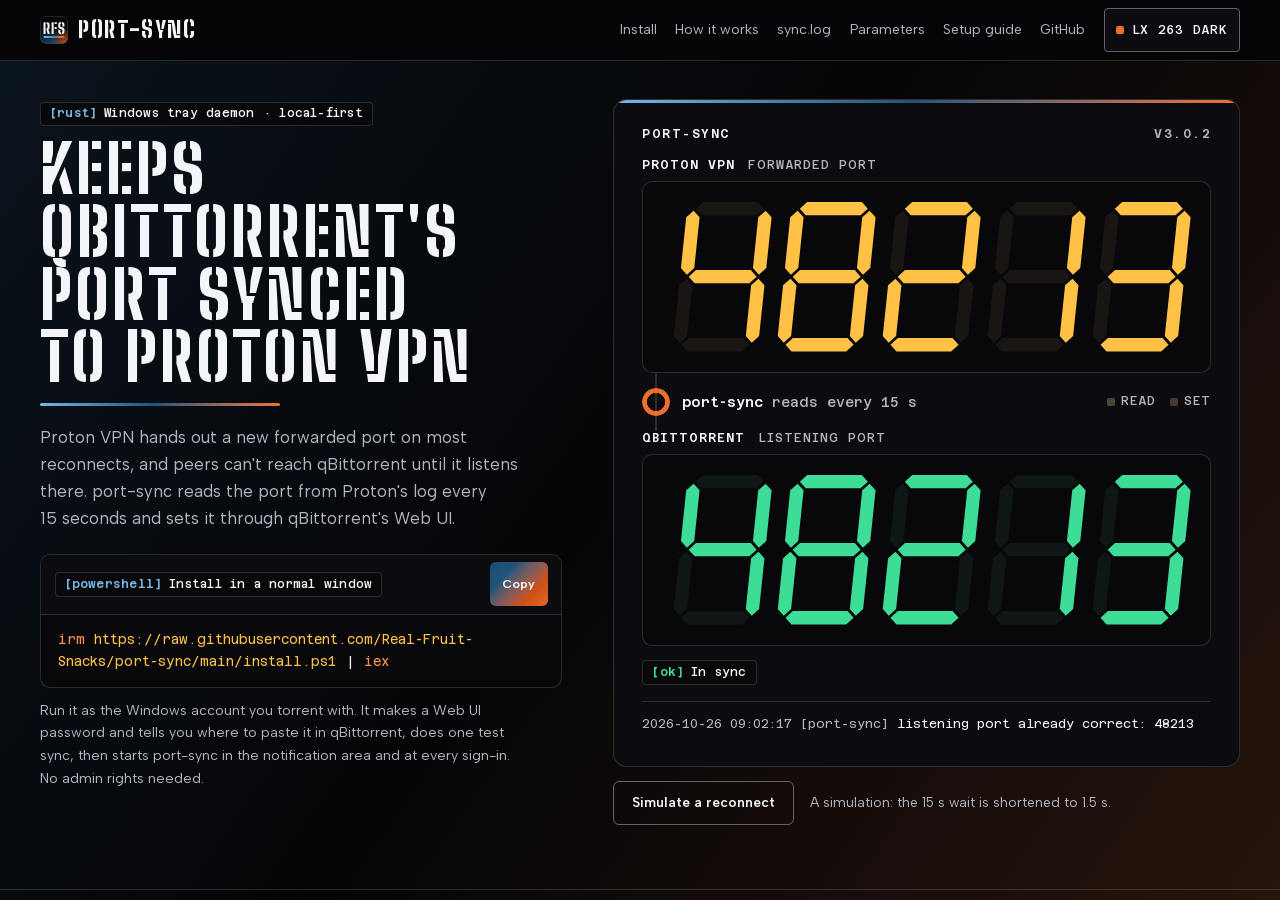
<file: docs/index.html>
<!DOCTYPE html>
<html lang="en">
<head>
<meta charset="UTF-8">
<meta name="viewport" content="width=device-width, initial-scale=1.0">
<title>port-sync — Keeps qBittorrent's port synced to Proton VPN</title>
<meta name="description" content="Proton VPN hands out a new forwarded port on most reconnects. port-sync reads it from the Proton log on Windows every 15 seconds and sets it as qBittorrent's listening port. One install line, no admin rights needed.">
<link rel="canonical" href="https://real-fruit-snacks.github.io/port-sync/">
<meta property="og:title" content="port-sync">
<meta property="og:description" content="Keeps qBittorrent's port synced to Proton VPN">
<meta property="og:type" content="website">
<meta property="og:url" content="https://real-fruit-snacks.github.io/port-sync/">
<meta property="og:image" content="https://real-fruit-snacks.github.io/port-sync/assets/social-dark.png">
<meta property="og:image:width" content="1280">
<meta property="og:image:height" content="640">
<meta property="og:image:alt" content="port-sync: keeps qBittorrent's listening port synced to Proton VPN's forwarded port every 15 seconds">
<meta name="twitter:card" content="summary_large_image">
<link rel="icon" href="favicon.ico" sizes="32x32">
<link rel="icon" href="icon.svg" type="image/svg+xml">
<link rel="apple-touch-icon" href="apple-touch-icon.png">
<link rel="manifest" href="manifest.webmanifest">
<meta name="color-scheme" content="dark">
<meta name="theme-color" content="#050507">
<script>
  (function () {
    try {
      var t = localStorage.getItem('rfs-theme') || localStorage.getItem('color-scheme');
      if (t === 'light' || t === 'dayshift') {
        document.documentElement.dataset.theme = 'light';
        var cs = document.querySelector('meta[name="color-scheme"]');
        if (cs) cs.content = 'light';
        var tc = document.querySelector('meta[name="theme-color"]');
        if (tc) tc.content = '#F5F7F9';
      }
    } catch (e) {}
  })();
</script>
<link rel="preload" href="fonts/big-shoulders-stencil-latin.woff2" as="font" type="font/woff2" crossorigin>
<link rel="preload" href="fonts/albert-sans-latin.woff2" as="font" type="font/woff2" crossorigin>
<link rel="preload" href="fonts/azeret-mono-latin.woff2" as="font" type="font/woff2" crossorigin>
<link rel="stylesheet" href="rfs.css">
<link rel="stylesheet" href="rfs-components.css">
<link rel="stylesheet" href="styles.css">
</head>
<body class="rfs-shell">
<a class="rfs-skip" href="#install">Skip to install line</a>

<svg width="0" height="0" style="position:absolute" aria-hidden="true"><defs><polygon id="sa" points="6.5,5 11.5,0 52.5,0 57.5,5 52.5,10 11.5,10"/><polygon id="sb" points="59,6.5 64,11.5 64,49.5 59,54.5 54,49.5 54,11.5"/><polygon id="sc" points="59,57.5 64,62.5 64,100.5 59,105.5 54,100.5 54,62.5"/><polygon id="sd" points="6.5,107 11.5,102 52.5,102 57.5,107 52.5,112 11.5,112"/><polygon id="se" points="5,57.5 10,62.5 10,100.5 5,105.5 0,100.5 0,62.5"/><polygon id="sf" points="5,6.5 10,11.5 10,49.5 5,54.5 0,49.5 0,11.5"/><polygon id="sg" points="6.5,56 11.5,51 52.5,51 57.5,56 52.5,61 11.5,61"/></defs></svg>

<header class="rfs-shell-header top">
  <div class="wrap top-inner">
    <a class="brand" href="./" aria-label="port-sync, top of the page">
      <img class="brand-tile" src="icon.svg" alt="" width="28" height="28">
      <span class="brand-text">PORT-SYNC</span>
    </a>
    <nav class="top-nav" aria-label="Page">
      <a class="keep" href="#install">Install</a>
      <a href="#how">How it works</a>
      <a href="#log">sync.log</a>
      <a href="#config">Parameters</a>
      <a href="https://github.com/Real-Fruit-Snacks/port-sync/blob/main/docs/setup-guide.md">Setup guide</a>
      <a href="https://github.com/Real-Fruit-Snacks/port-sync">GitHub</a>
    </nav>
    <button class="theme-btn" type="button" id="theme" aria-label="Switch to Alabaster Day light mode">
      <span class="theme-dot" aria-hidden="true"></span>
      <span class="t-dark">LX 263 DARK</span>
      <span class="t-light">LX 512 LIGHT</span>
    </button>
  </div>
</header>

<div class="rfs-scroll-region page-scroll" id="page-scroll">
<main>
<section class="hero" aria-labelledby="hero-h">
  <div class="wrap hero-grid">
    <div class="hero-head">
      <span class="rfs-badge b-steel"><span class="k">[rust]</span> Windows tray daemon · local-first</span>
      <h1 id="hero-h">KEEPS QBITTORRENT'S PORT SYNCED TO PROTON&nbsp;VPN</h1>
      <div class="horizon-rule" aria-hidden="true"></div>
    </div>
    <div class="hero-rest">
      <p class="sub">Proton VPN hands out a new forwarded port on most reconnects, and peers can't reach qBittorrent until it listens there. port-sync reads the port from Proton's log every 15&nbsp;seconds and sets it through qBittorrent's Web&nbsp;UI.</p>

      <div class="install" id="install">
        <div class="rfs-code-card">
          <div class="rfs-code-head">
            <span class="rfs-badge b-steel"><span class="k">[powershell]</span> Install in a normal window</span>
            <button class="rfs-btn rfs-btn-horizon rfs-btn-sm copy" type="button" data-copy="irm https://raw.githubusercontent.com/Real-Fruit-Snacks/port-sync/main/install.ps1 | iex">Copy</button>
          </div>
          <pre class="rfs-code-block"><code><span class="rfs-tok-fn">irm</span> <span class="rfs-tok-str">https://raw.githubusercontent.com/Real-Fruit-Snacks/port-sync/main/install.ps1</span> | <span class="rfs-tok-fn">iex</span></code></pre>
        </div>
        <p class="install-note">Run it as the Windows account you torrent with. It makes a Web UI password and tells you where to paste it in qBittorrent, does one test sync, then starts port-sync in the notification area and at every sign-in. No admin rights needed.</p>
      </div>
    </div>

    <figure class="panel" aria-labelledby="panel-cap">
      <div class="plate">
        <p class="model" aria-hidden="true"><span>PORT-SYNC</span><span>v3.0.2</span></p>

        <div class="readout src">
          <p class="legend"><b>Proton VPN</b> forwarded port</p>
          <div class="window"><span class="digits" id="d-src" aria-hidden="true"><svg class="dg" data-d="4" viewBox="0 0 64 112"><use class="a" href="#sa"/><use class="b" href="#sb"/><use class="c" href="#sc"/><use class="d" href="#sd"/><use class="e" href="#se"/><use class="f" href="#sf"/><use class="g" href="#sg"/></svg><svg class="dg" data-d="8" viewBox="0 0 64 112"><use class="a" href="#sa"/><use class="b" href="#sb"/><use class="c" href="#sc"/><use class="d" href="#sd"/><use class="e" href="#se"/><use class="f" href="#sf"/><use class="g" href="#sg"/></svg><svg class="dg" data-d="2" viewBox="0 0 64 112"><use class="a" href="#sa"/><use class="b" href="#sb"/><use class="c" href="#sc"/><use class="d" href="#sd"/><use class="e" href="#se"/><use class="f" href="#sf"/><use class="g" href="#sg"/></svg><svg class="dg" data-d="1" viewBox="0 0 64 112"><use class="a" href="#sa"/><use class="b" href="#sb"/><use class="c" href="#sc"/><use class="d" href="#sd"/><use class="e" href="#se"/><use class="f" href="#sf"/><use class="g" href="#sg"/></svg><svg class="dg" data-d="3" viewBox="0 0 64 112"><use class="a" href="#sa"/><use class="b" href="#sb"/><use class="c" href="#sc"/><use class="d" href="#sd"/><use class="e" href="#se"/><use class="f" href="#sf"/><use class="g" href="#sg"/></svg></span></div>
        </div>

        <div class="link" aria-hidden="true">
          <span class="wire"><i class="pulse"></i></span>
          <span class="ring" id="ring"></span>
          <span class="link-text"><b>port-sync</b> reads every 15&nbsp;s</span>
          <span class="lamps"><span class="lamp" id="l-read">Read</span><span class="lamp" id="l-set">Set</span></span>
        </div>

        <div class="readout dst" id="dst" data-state="sync">
          <p class="legend"><b>qBittorrent</b> listening port</p>
          <div class="window"><span class="digits" id="d-dst" aria-hidden="true"><svg class="dg" data-d="4" viewBox="0 0 64 112"><use class="a" href="#sa"/><use class="b" href="#sb"/><use class="c" href="#sc"/><use class="d" href="#sd"/><use class="e" href="#se"/><use class="f" href="#sf"/><use class="g" href="#sg"/></svg><svg class="dg" data-d="8" viewBox="0 0 64 112"><use class="a" href="#sa"/><use class="b" href="#sb"/><use class="c" href="#sc"/><use class="d" href="#sd"/><use class="e" href="#se"/><use class="f" href="#sf"/><use class="g" href="#sg"/></svg><svg class="dg" data-d="2" viewBox="0 0 64 112"><use class="a" href="#sa"/><use class="b" href="#sb"/><use class="c" href="#sc"/><use class="d" href="#sd"/><use class="e" href="#se"/><use class="f" href="#sf"/><use class="g" href="#sg"/></svg><svg class="dg" data-d="1" viewBox="0 0 64 112"><use class="a" href="#sa"/><use class="b" href="#sb"/><use class="c" href="#sc"/><use class="d" href="#sd"/><use class="e" href="#se"/><use class="f" href="#sf"/><use class="g" href="#sg"/></svg><svg class="dg" data-d="3" viewBox="0 0 64 112"><use class="a" href="#sa"/><use class="b" href="#sb"/><use class="c" href="#sc"/><use class="d" href="#sd"/><use class="e" href="#se"/><use class="f" href="#sf"/><use class="g" href="#sg"/></svg></span></div>
          <p class="status"><span class="rfs-badge b-ok status-sync"><span class="k">[ok]</span> In sync</span><span class="rfs-badge b-fail status-off"><span class="k">[x]</span> Out of sync</span></p>
        </div>

        <p class="tail" id="tail" aria-live="polite"><span class="ts">2026-10-26 09:02:17 [port-sync]</span> listening port already correct: 48213</p>
      </div>
      <figcaption id="panel-cap">
        <span class="rfs-sr-only">Proton VPN's forwarded port and qBittorrent's listening port, both <span id="sr-ports">48213</span>. </span>
        <button class="rfs-btn rfs-btn-outline replay" type="button" id="replay">Simulate a reconnect</button>
        <span class="cap-note">A simulation: the 15&nbsp;s wait is shortened to 1.5&nbsp;s.</span>
      </figcaption>
    </figure>
  </div>
</section>

<section id="why" class="why">
  <div class="wrap">
    <h2 class="rfs-sr-only">Why it exists</h2>
    <p class="big">On Linux the Proton app writes the forwarded port to a file. On Windows it only writes it to its own log, as <code>Port&nbsp;pair&nbsp;48213-&gt;48213</code>. Without port-sync, every reconnect means opening qBittorrent's settings by hand, or a slow torrent until you notice.</p>
    <p class="aside">port-sync assumes the VPN and qBittorrent are already set up so torrent traffic can't leave outside the tunnel. The <a href="https://github.com/Real-Fruit-Snacks/port-sync/blob/main/docs/setup-guide.md">setup guide</a> is that setup, step by step: the kill switch, binding qBittorrent to the adapter, port forwarding and a leak test.</p>
  </div>
</section>

<section id="how" class="how" aria-labelledby="how-h">
  <div class="wrap">
    <span class="rfs-badge b-beacon"><span class="k">[loop]</span> Every 15 seconds</span>
    <h2 id="how-h">THE LOOP</h2>
    <div class="path">
      <div class="term-in">
        <p class="t-head">In: Proton VPN's <code>client-logs.txt</code></p>
        <pre><code>Port pair <span class="n-src">48213</span>-&gt;<span class="n-src">48213</span></code></pre>
        <p class="t-foot">The newest line wins. A later <code>Disconnected</code> clears it.</p>
      </div>
      <div class="term-mid">
        <p class="t-head">port-sync, every 15&nbsp;s</p>
        <ol>
          <li>Checks the <code>ProtonVPN</code> adapter is up.</li>
          <li>Reads the newest <code>Port pair</code> line.</li>
          <li>Logs in to the Web UI and reads qBittorrent's port: when Proton's changes, and once a minute anyway.</li>
          <li>If they differ, sets it, reads it back, logs out.</li>
        </ol>
      </div>
      <div class="term-out">
        <p class="t-head">Out: qBittorrent's Web UI on <code>127.0.0.1</code></p>
        <pre><code>POST /api/v2/app/setPreferences
{"listen_port":<span class="n-dst">48213</span>,
 "random_port":false,"upnp":false}</code></pre>
        <p class="t-foot">The same call turns off qBittorrent's random port and UPnP.</p>
      </div>
    </div>
    <p class="note">The Web UI password is generated by the installer, encrypted with DPAPI to your Windows account, and only ever sent to <code>127.0.0.1</code>. After a rejected login, port-sync waits for the password file to change, or 30 minutes, because qBittorrent bans an address after 5 failed logins in a row.</p>
  </div>
</section>

<section id="log" class="log" aria-labelledby="log-h">
  <div class="wrap">
    <span class="rfs-badge b-steel"><span class="k">[log]</span> Diagnostics</span>
    <h2 id="log-h">WHAT SYNC.LOG TELLS YOU</h2>
    <p class="lede">One line per change, in <code>%LOCALAPPDATA%\port-sync\sync.log</code>. A condition that repeats is written once.</p>
    <table class="alarms">
      <thead><tr><th scope="col">Status</th><th scope="col">Line</th><th scope="col">Means</th></tr></thead>
      <tbody>
        <tr data-k="ok"><td><span class="rfs-badge b-ok"><span class="k is-ok">[ok]</span></span></td><td><code>listening port updated: 49160 -&gt; 48213</code></td><td><b>Fixed.</b> qBittorrent now listens on Proton's port.</td></tr>
        <tr data-k="ok"><td><span class="rfs-badge b-ok"><span class="k is-ok">[ok]</span></span></td><td><code>listening port already correct: 48213</code></td><td><b>Checked.</b> Nothing to change.</td></tr>
        <tr data-k="wait"><td><span class="rfs-badge b-warn"><span class="k is-warn">[!]</span></span></td><td><code>VPN adapter 'ProtonVPN' is not up - waiting</code></td><td><b>Waiting</b> for the VPN to connect.</td></tr>
        <tr data-k="wait"><td><span class="rfs-badge b-warn"><span class="k is-warn">[!]</span></span></td><td><code>no forwarded port in the Proton VPN log yet - waiting</code></td><td><b>Waiting.</b> Port forwarding is off, or a Proton update changed the log line. Nothing else breaks.</td></tr>
        <tr data-k="wait"><td><span class="rfs-badge b-warn"><span class="k is-warn">[!]</span></span></td><td><code>qBittorrent Web UI not reachable (not running?) - will retry</code></td><td><b>Retrying.</b> Start qBittorrent; the port lands within 60&nbsp;s.</td></tr>
        <tr data-k="fail"><td><span class="rfs-badge b-fail"><span class="k is-fail">[x]</span></span></td><td><code>Web UI login rejected (wrong password, or address banned)</code></td><td><b>Stopped</b> for 30&nbsp;minutes, or until the password file changes. Fix the password, then quit and reopen qBittorrent.</td></tr>
        <tr data-k="fail"><td><span class="rfs-badge b-fail"><span class="k is-fail">[x]</span></span></td><td><code>can't decrypt …\qbit-pass.txt</code></td><td><b>Wrong account.</b> The file opens only for the Windows account that made it. Re-run the installer as the account you torrent with.</td></tr>
      </tbody>
    </table>
  </div>
</section>

<section id="use" class="use" aria-labelledby="use-h">
  <div class="wrap">
    <span class="rfs-badge b-steel"><span class="k">[cli]</span> Operations</span>
    <h2 id="use-h">DAY TO DAY</h2>
    <div class="cmds">
      <div class="rfs-code-card">
        <div class="rfs-code-head">
          <span class="rfs-badge b-steel"><span class="k">[powershell]</span> Watch sync.log</span>
          <button class="rfs-btn rfs-btn-outline rfs-btn-sm" type="button" data-copy='Get-Content "$env:LOCALAPPDATA\port-sync\sync.log" -Wait -Tail 20'>Copy</button>
        </div>
        <pre class="rfs-code-block"><code><span class="rfs-tok-fn">Get-Content</span> <span class="rfs-tok-str">"$env:LOCALAPPDATA\port-sync\sync.log"</span> <span class="rfs-tok-kw">-Wait</span> <span class="rfs-tok-kw">-Tail</span> <span class="rfs-tok-num">20</span></code></pre>
      </div>
      <div class="rfs-code-card">
        <div class="rfs-code-head">
          <span class="rfs-badge b-steel"><span class="k">[powershell]</span> Single sync cycle (exit 0 / 1)</span>
          <button class="rfs-btn rfs-btn-outline rfs-btn-sm" type="button" data-copy='&amp; "$env:LOCALAPPDATA\port-sync\port-sync.exe" --once | Write-Output'>Copy</button>
        </div>
        <pre class="rfs-code-block"><code>&amp; <span class="rfs-tok-str">"$env:LOCALAPPDATA\port-sync\port-sync.exe"</span> <span class="rfs-tok-kw">--once</span> | <span class="rfs-tok-fn">Write-Output</span></code></pre>
      </div>
      <div class="rfs-code-card">
        <div class="rfs-code-head">
          <span class="rfs-badge b-steel"><span class="k">[powershell]</span> Stop running tray app</span>
          <button class="rfs-btn rfs-btn-outline rfs-btn-sm" type="button" data-copy='&amp; "$env:LOCALAPPDATA\port-sync\port-sync.exe" --quit | Write-Output'>Copy</button>
        </div>
        <pre class="rfs-code-block"><code>&amp; <span class="rfs-tok-str">"$env:LOCALAPPDATA\port-sync\port-sync.exe"</span> <span class="rfs-tok-kw">--quit</span> | <span class="rfs-tok-fn">Write-Output</span></code></pre>
      </div>
      <div class="rfs-code-card">
        <div class="rfs-code-head">
          <span class="rfs-badge b-steel"><span class="k">[powershell]</span> Uninstall</span>
          <button class="rfs-btn rfs-btn-outline rfs-btn-sm" type="button" data-copy='&amp; ([scriptblock]::Create((irm https://raw.githubusercontent.com/Real-Fruit-Snacks/port-sync/main/install.ps1))) -Uninstall'>Copy</button>
        </div>
        <pre class="rfs-code-block"><code>&amp; ([scriptblock]::Create((<span class="rfs-tok-fn">irm</span> <span class="rfs-tok-str">https://raw.githubusercontent.com/Real-Fruit-Snacks/port-sync/main/install.ps1</span>))) <span class="rfs-tok-kw">-Uninstall</span></code></pre>
      </div>
    </div>
    <p class="note">Coming from 2.x, or <code>proton-qbit-port-sync</code> 1.x: run the same install line. It keeps your password file and any setting you changed, removes the old task (one UAC prompt, for that only), and moves to <code>%LOCALAPPDATA%\port-sync</code>.</p>
  </div>
</section>

<section id="config" class="config" aria-labelledby="config-h">
  <div class="wrap config-grid">
    <div>
      <span class="rfs-badge b-beacon"><span class="k">[json]</span> Configuration</span>
      <h2 id="config-h">SETTINGS</h2>
      <p>The defaults fit the setup guide. To change one, use <b>Edit settings</b> in port-sync's menu: it opens <code>%LOCALAPPDATA%\port-sync\config.json</code>, which can hold only the settings you change. port-sync picks them up within 15&nbsp;seconds.</p>
      <div class="rfs-code-card">
        <div class="rfs-code-head"><span class="rfs-badge b-steel"><span class="k">[json]</span> config.json</span></div>
        <pre class="rfs-code-block"><code>{ <span class="rfs-tok-kw">"adapter"</span>: <span class="rfs-tok-str">"ProtonVPN TUN"</span> }</code></pre>
      </div>
    </div>
    <table class="params">
      <thead><tr><th scope="col">Setting</th><th scope="col">Default</th></tr></thead>
      <tbody>
        <tr><th scope="row"><code>qbitUrl</code></th><td><code>http://127.0.0.1:8080</code></td></tr>
        <tr><th scope="row"><code>qbitUser</code></th><td><code>admin</code></td></tr>
        <tr><th scope="row"><code>protonLogs</code></th><td><code>%LOCALAPPDATA%\Proton\Proton VPN\Logs</code></td></tr>
        <tr><th scope="row"><code>adapter</code></th><td><code>ProtonVPN</code>. <code>ProtonVPN TUN</code> for OpenVPN, <code>""</code> to skip the check</td></tr>
        <tr><th scope="row"><code>intervalSec</code></th><td><code>15</code>: how often to read the Proton log</td></tr>
        <tr><th scope="row"><code>recheckSec</code></th><td><code>60</code>: how often to re-read qBittorrent's port when Proton's hasn't changed</td></tr>
        <tr><th scope="row"><code>notifications</code></th><td><code>true</code>: notifications for a new port and for problems</td></tr>
      </tbody>
    </table>
  </div>
</section>

<section id="tested" class="tested" aria-labelledby="tested-h">
  <div class="wrap tested-grid">
    <div>
      <span class="rfs-badge b-ok"><span class="k">[ok]</span> Verification</span>
      <h2 id="tested-h">TESTED ON</h2>
      <ul>
        <li><b>Ubuntu 24.04</b>, qbittorrent-nox 4.6.3: the sync's tests, including against a real Web UI, with simulated Proton log lines.</li>
        <li><b>Windows Server 2022</b> (GitHub's <code>windows-latest</code>): the sync's tests, and the installer under Windows PowerShell 5.1 and PowerShell 7.</li>
        <li><b>Not tested:</b> the Proton VPN app's real log on a Windows 10 or 11 desktop, and qBittorrent 5.x. If you run either, <a href="https://github.com/Real-Fruit-Snacks/port-sync/issues/new/choose">an issue</a> saying which versions worked is the most useful thing you can send.</li>
      </ul>
    </div>
    <div>
      <span class="rfs-badge b-warn"><span class="k">[!]</span> Limits</span>
      <h2>KNOWN ISSUES</h2>
      <ul>
        <li>Proton doesn't document the <code>Port pair</code> line. If an update changes it, <code>sync.log</code> says so and nothing else breaks.</li>
        <li>qBittorrent has to be running to receive the port. A change made while it's closed lands within 60&nbsp;s of opening it.</li>
      </ul>
    </div>
  </div>
</section>
</main>

<footer>
  <div class="wrap footer-inner">
    <p>MIT · Not affiliated with Proton AG or the qBittorrent project · Set in Big Shoulders Stencil, Albert Sans, and Azeret Mono.</p>
    <p><a href="https://github.com/Real-Fruit-Snacks/port-sync">Source</a> · <a href="https://github.com/Real-Fruit-Snacks/port-sync/blob/main/docs/USAGE.md">Usage</a> · <a href="https://github.com/Real-Fruit-Snacks/port-sync/blob/main/CHANGELOG.md">Changelog</a> · <a href="https://github.com/Real-Fruit-Snacks/port-sync/blob/main/SECURITY.md">Security</a> · <a href="https://real-fruit-snacks.github.io/rfs-brand/">rfs-brand</a> · <a href="https://real-fruit-snacks.github.io/">Real-Fruit-Snacks</a></p>
  </div>
</footer>
</div>

<div id="toast-region" class="rfs-toast-region" popover="manual" role="region" aria-label="Notifications"></div>
<div id="toast-sr" class="rfs-sr-only" aria-live="polite"></div>

<script src="script.js"></script>
</body>
</html>
</file>
<file: docs/rfs.css>
/* RFS Cyclorama Dawn tokens — Steel & Beacon Orange.
   Dark mode (LX 263 Beacon Horizon) is the canonical default across all RFS pages;
   switch to Light (LX 512 Alabaster Day) via <meta name="color-scheme" content="light">
   or data-theme="light" (and legacy dayshift). */
:root {
  color-scheme: dark;

  --rfs-in-oklab: ;

  /* Physical Cyclorama stops */
  --rfs-steel: #1f547a;
  --rfs-steel-fill: #18496b;
  --rfs-beacon: #f06e2b;
  --rfs-beacon-wash: #cc5016;
  --rfs-on-steel: #ffffff;

  /* Dark mode raw palette (Matte Cyclorama Black / LX 263 Beacon Horizon) */
  --rfs-bg-dark: #050507;
  --rfs-rail-dark: #070709;
  --rfs-surface-dark: #0c0c10;
  --rfs-raised-dark: #14141a;
  --rfs-line-dark: rgba(255, 255, 255, 0.14);
  --rfs-line-strong-dark: #62646d;
  --rfs-text-dark: #f4f5f8;
  --rfs-mute-dark: #b3b5c0;
  --rfs-steel-ink-dark: #74b8e8;
  --rfs-beacon-ink-dark: #ff9254;
  --rfs-primary-dark: #f06e2b;
  --rfs-primary-hover-dark: #ff8442;
  --rfs-primary-press-dark: #ffa06b;
  --rfs-on-primary-dark: #050507;
  --rfs-accent-dark: #ffc247;
  --rfs-signal-dark: #3ddc97;
  --rfs-fault-dark: #ff5c6c;
  --rfs-fault-fill-dark: #c92438;
  --rfs-fault-fill-hover-dark: #e02e44;
  --rfs-on-fault-dark: #ffffff;
  --rfs-code-bg-dark: #08080b;
  --rfs-focus-dark: #ff9254;

  /* Light mode raw palette (Alabaster Day / LX 512) */
  --rfs-bg-light: #f5f7f9;
  --rfs-rail-light: #eaeef2;
  --rfs-surface-light: #ffffff;
  --rfs-raised-light: #e3e8ee;
  --rfs-line-light: rgba(13, 16, 22, 0.16);
  --rfs-line-strong-light: #6e7682;
  --rfs-text-light: #0d1016;
  --rfs-mute-light: #474d59;
  --rfs-steel-ink-light: #164669;
  --rfs-beacon-ink-light: #ad3d0a;
  --rfs-primary-light: #ad3d0a;
  --rfs-primary-hover-light: #943207;
  --rfs-primary-press-light: #7b2905;
  --rfs-on-primary-light: #ffffff;
  --rfs-accent-light: #885800;
  --rfs-signal-light: #127247;
  --rfs-fault-light: #b91c2e;
  --rfs-fault-fill-light: #b91c2e;
  --rfs-fault-fill-hover-light: #991525;
  --rfs-on-fault-light: #ffffff;
  --rfs-code-bg-light: #eef2f5;
  --rfs-focus-light: #ad3d0a;

  /* Resolved tokens — Dark (LX 263 Beacon Horizon) is the default */
  --rfs-bg: var(--rfs-bg-dark);
  --rfs-rail: var(--rfs-rail-dark);
  --rfs-surface: var(--rfs-surface-dark);
  --rfs-raised: var(--rfs-raised-dark);
  --rfs-line: var(--rfs-line-dark);
  --rfs-line-strong: var(--rfs-line-strong-dark);
  --rfs-text: var(--rfs-text-dark);
  --rfs-mute: var(--rfs-mute-dark);
  --rfs-steel-ink: var(--rfs-steel-ink-dark);
  --rfs-beacon-ink: var(--rfs-beacon-ink-dark);
  --rfs-primary: var(--rfs-primary-dark);
  --rfs-primary-hover: var(--rfs-primary-hover-dark);
  --rfs-primary-press: var(--rfs-primary-press-dark);
  --rfs-on-primary: var(--rfs-on-primary-dark);
  --rfs-accent: var(--rfs-accent-dark);
  --rfs-signal: var(--rfs-signal-dark);
  --rfs-fault: var(--rfs-fault-dark);
  --rfs-fault-fill: var(--rfs-fault-fill-dark);
  --rfs-fault-fill-hover: var(--rfs-fault-fill-hover-dark);
  --rfs-on-fault: var(--rfs-on-fault-dark);
  --rfs-code-bg: var(--rfs-code-bg-dark);
  --rfs-focus: var(--rfs-focus-dark);

  /* Typography */
  --rfs-font-display: "Big Shoulders Stencil", "Arial Narrow", sans-serif;
  --rfs-font-sans: "Albert Sans", system-ui, -apple-system, sans-serif;
  --rfs-font-mono: "Azeret Mono", ui-monospace, "Cascadia Code", Consolas, monospace;

  /* Code blocks wrap by default (opt into scroll via .rfs-code-scroll / [data-code-scroll]) */
  --rfs-code-wrap: pre-wrap;
  --rfs-code-overflow-wrap: anywhere;
  --rfs-code-tab-size: 2;

  /* Motion */
  --rfs-ease: cubic-bezier(0.16, 1, 0.3, 1);
  --rfs-ease-in-out: cubic-bezier(0.65, 0, 0.35, 1);
  --rfs-ease-exit: cubic-bezier(0.7, 0, 0.84, 0);
  --rfs-ease-linear: linear;
  --rfs-ease-detent-fallback: cubic-bezier(0.22, 1.18, 0.36, 1);
  /* Tight mechanical detent (3.5% seat settle, zero jelly bounce) with cubic-bezier fallback */
  --rfs-ease-detent: cubic-bezier(0.22, 1.18, 0.36, 1);
  --rfs-ease-detent: linear(0, 0.21 8%, 0.64 19%, 0.94 31%, 1.035 44%, 1.02 58%, 0.996 74%, 1);
  --rfs-dur-fast: 150ms;
  --rfs-dur-base: 250ms;
  --rfs-dur-detent: 340ms;
  --rfs-dur-jump: 360ms;
  --rfs-dur-slow: 520ms;
  --rfs-type-rate: 45ms;

  /* Spacing & shape */
  --rfs-space-1: 4px;
  --rfs-space-2: 8px;
  --rfs-space-3: 12px;
  --rfs-space-4: 16px;
  --rfs-space-5: 24px;
  --rfs-space-6: 32px;
  --rfs-space-7: 48px;
  --rfs-space-8: 64px;
  --rfs-space-9: 96px;
  --rfs-radius-sm: 6px;
  --rfs-radius-md: 10px;

  /* Breakpoints (reference constants) & Z-index layer scale */
  --rfs-bp-sm: 36em;
  --rfs-bp-md: 56em;
  --rfs-bp-lg: 72em;
  --rfs-z-base: 0;
  --rfs-z-sticky: 20;
  --rfs-z-nav: 40;
  --rfs-z-popover: 60;
  --rfs-z-modal: 80;
  --rfs-z-toast: 100;

  /* Syntax highlighting roles (derived from WCAG-calibrated semantic inks) */
  --rfs-syn-kw: var(--rfs-steel-ink);
  --rfs-syn-fn: var(--rfs-beacon-ink);
  --rfs-syn-str: var(--rfs-accent);
  --rfs-syn-num: var(--rfs-signal);
  --rfs-syn-com: var(--rfs-mute);
  --rfs-syn-add: var(--rfs-signal);
  --rfs-syn-del: var(--rfs-fault);

  /* Data visualization categorical series (ordered 1..6, WCAG AA >= 5.8:1 in both modes) */
  --rfs-viz-1: var(--rfs-steel-ink);
  --rfs-viz-2: var(--rfs-beacon-ink);
  --rfs-viz-3: var(--rfs-signal);
  --rfs-viz-4: var(--rfs-accent);
  --rfs-viz-5: var(--rfs-fault);
  --rfs-viz-6: var(--rfs-mute);
  --rfs-viz-grid: var(--rfs-line);

  --rfs-horizon-gradient: linear-gradient(125deg var(--rfs-in-oklab), var(--rfs-steel-fill) 0%, var(--rfs-steel) 42%, #8a3e20 74%, #bd4811 100%);
  --rfs-horizon-rule: linear-gradient(90deg var(--rfs-in-oklab), var(--rfs-steel-ink) 0%, var(--rfs-steel) 48%, var(--rfs-beacon) 100%);
  --rfs-sb-thumb: var(--rfs-line-strong);
  --rfs-sb-track: var(--rfs-bg);
  accent-color: var(--rfs-steel-fill);
  scrollbar-color: var(--rfs-sb-thumb) var(--rfs-sb-track);
}

@media (prefers-contrast: more) {
  :root {
    --rfs-sb-thumb: var(--rfs-text);
    --rfs-sb-track: var(--rfs-bg);
  }
}

@supports (background: linear-gradient(in oklab, white, black)) {
  :root {
    --rfs-in-oklab: in oklab;
  }
}

/* Reflect explicit <meta name="color-scheme"> or data-theme overrides */
:root:where(
  :has(> head > meta[name="color-scheme"][content="dark"]),
  [data-theme="dark"],
  [data-theme="nightshift"]
) {
  color-scheme: dark;
  --rfs-bg: var(--rfs-bg-dark);
  --rfs-rail: var(--rfs-rail-dark);
  --rfs-surface: var(--rfs-surface-dark);
  --rfs-raised: var(--rfs-raised-dark);
  --rfs-line: var(--rfs-line-dark);
  --rfs-line-strong: var(--rfs-line-strong-dark);
  --rfs-text: var(--rfs-text-dark);
  --rfs-mute: var(--rfs-mute-dark);
  --rfs-steel-ink: var(--rfs-steel-ink-dark);
  --rfs-beacon-ink: var(--rfs-beacon-ink-dark);
  --rfs-primary: var(--rfs-primary-dark);
  --rfs-primary-hover: var(--rfs-primary-hover-dark);
  --rfs-primary-press: var(--rfs-primary-press-dark);
  --rfs-on-primary: var(--rfs-on-primary-dark);
  --rfs-accent: var(--rfs-accent-dark);
  --rfs-signal: var(--rfs-signal-dark);
  --rfs-fault: var(--rfs-fault-dark);
  --rfs-fault-fill: var(--rfs-fault-fill-dark);
  --rfs-fault-fill-hover: var(--rfs-fault-fill-hover-dark);
  --rfs-on-fault: var(--rfs-on-fault-dark);
  --rfs-code-bg: var(--rfs-code-bg-dark);
  --rfs-focus: var(--rfs-focus-dark);
}

/* Explicit light mode override via <meta name="color-scheme" content="light"> or data-theme="light" */
:root:where(
  :has(> head > meta[name="color-scheme"][content="light"]),
  [data-theme="light"],
  [data-theme="dayshift"]
) {
  color-scheme: light;
  --rfs-bg: var(--rfs-bg-light);
  --rfs-rail: var(--rfs-rail-light);
  --rfs-surface: var(--rfs-surface-light);
  --rfs-raised: var(--rfs-raised-light);
  --rfs-line: var(--rfs-line-light);
  --rfs-line-strong: var(--rfs-line-strong-light);
  --rfs-text: var(--rfs-text-light);
  --rfs-mute: var(--rfs-mute-light);
  --rfs-steel-ink: var(--rfs-steel-ink-light);
  --rfs-beacon-ink: var(--rfs-beacon-ink-light);
  --rfs-primary: var(--rfs-primary-light);
  --rfs-primary-hover: var(--rfs-primary-hover-light);
  --rfs-primary-press: var(--rfs-primary-press-light);
  --rfs-on-primary: var(--rfs-on-primary-light);
  --rfs-accent: var(--rfs-accent-light);
  --rfs-signal: var(--rfs-signal-light);
  --rfs-fault: var(--rfs-fault-light);
  --rfs-fault-fill: var(--rfs-fault-fill-light);
  --rfs-fault-fill-hover: var(--rfs-fault-fill-hover-light);
  --rfs-on-fault: var(--rfs-on-fault-light);
  --rfs-code-bg: var(--rfs-code-bg-light);
  --rfs-focus: var(--rfs-focus-light);
}

@media (forced-colors: active) {
  :root {
    --rfs-bg: Canvas;
    --rfs-rail: Canvas;
    --rfs-surface: Canvas;
    --rfs-raised: Canvas;
    --rfs-line: CanvasText;
    --rfs-line-strong: CanvasText;
    --rfs-text: CanvasText;
    --rfs-mute: GrayText;
    --rfs-steel-ink: LinkText;
    --rfs-beacon-ink: Highlight;
    --rfs-primary: Highlight;
    --rfs-on-primary: HighlightText;
    --rfs-fault: Highlight;
    --rfs-fault-fill: Highlight;
    --rfs-fault-fill-hover: Highlight;
    --rfs-on-fault: HighlightText;
    --rfs-code-bg: Canvas;
    --rfs-focus: Highlight;
  }
}

/* RFS Default Code Block Wrapping (WCAG 1.4.10 Reflow, zero specificity via :where) */
:where(pre, pre code, .rfs-code-block) {
  white-space: var(--rfs-code-wrap);
  overflow-wrap: var(--rfs-code-overflow-wrap);
  word-break: normal;
  tab-size: var(--rfs-code-tab-size);
}

/* Explicit opt-out for strict column-aligned logs or ASCII diagrams */
:where(.rfs-code-scroll, [data-code-scroll]) {
  white-space: pre;
  overflow-wrap: normal;
  overflow-x: auto;
}

/* Lock viewport scroll when using .rfs-shell so scrollbars start strictly below top chrome.
   Use overflow: clip so fragment #anchor navigation cannot programmatically scroll <html> off y=0. */
html:has(> body.rfs-shell) {
  height: 100%;
  overflow: hidden;
  overflow: clip;
}

/* Reduced transparency: remove glass/blur translucency */
@media (prefers-reduced-transparency: reduce) {
  :root {
    --rfs-glass-opacity: 1;
  }
  :where(header, nav, .site-header, .rfs-surface-glass) {
    backdrop-filter: none !important;
    background-color: var(--rfs-rail) !important;
  }
}

/* Print stylesheet defaults: clean paper ground, sharp dark ink, wrapped code */
@media print {
  :root {
    color-scheme: light;
    --rfs-bg: #ffffff;
    --rfs-rail: #ffffff;
    --rfs-surface: #ffffff;
    --rfs-raised: #f5f7f9;
    --rfs-code-bg: #f5f7f9;
    --rfs-text: #0d1016;
    --rfs-mute: #474d59;
    --rfs-line: #cfd5dc;
    --rfs-line-strong: #6e7682;
  }
  :where(html, body) {
    background: #ffffff !important;
    color: #0d1016 !important;
    height: auto !important;
    overflow: visible !important;
    display: block !important;
  }
  :where(.rfs-shell, .rfs-scroll-region, .page-scroll) {
    position: static !important;
    height: auto !important;
    overflow: visible !important;
    display: block !important;
  }
  :where(pre, code, blockquote, figure, table) {
    break-inside: avoid;
  }
}
</file>
<file: docs/rfs-components.css>
/* RFS Cyclorama Dawn Drop-In Component Kit v2.3.2 (load after rfs.css).
   Provides reusable buttons, D · Terminal Token badges, underlines, highlights,
   keycaps, callouts, inputs, syntax roles, stroke icons + opt-in icon motion,
   animated hardware controls (checkboxes, switches, jumping radios, faders),
   upgraded native <progress> loaders (DMX Cue Meter, Horizon Alive Trace,
   20-Cell LED Ladder, Precision Ring & Dawn Ring), dialogs, toasts, and UI states. */

/* Registered custom properties for smooth <progress> rings & indeterminate sweep arcs */
@property --rfs-ring-val {
  syntax: "<number>";
  inherits: true;
  initial-value: 0;
}
@property --rfs-arc-start {
  syntax: "<angle>";
  inherits: false;
  initial-value: 0deg;
}
@property --rfs-arc-end {
  syntax: "<angle>";
  inherits: false;
  initial-value: 148deg;
}

/* ---- Focus & Selection ---- */
:where(a, button, input, select, textarea, summary, [tabindex]):focus-visible {
  outline: 2px solid var(--rfs-focus);
  outline-offset: 3px;
}

::selection {
  background: color-mix(in oklab, var(--rfs-beacon) 32%, transparent);
  color: var(--rfs-text);
}

/* ---- Buttons (zero gradient border bleed) ---- */
.rfs-btn {
  display: inline-flex;
  align-items: center;
  justify-content: center;
  gap: 0.45rem;
  min-block-size: 2.65rem;
  padding: 0.55rem 1.1rem;
  border-radius: var(--rfs-radius-sm);
  border: 1px solid var(--rfs-line-strong);
  background: var(--rfs-surface);
  color: var(--rfs-text);
  font: 600 0.86rem/1.2 var(--rfs-font-sans);
  text-decoration: none;
  cursor: pointer;
  transition: transform var(--rfs-dur-fast) var(--rfs-ease),
              border-color var(--rfs-dur-fast) var(--rfs-ease),
              background-color var(--rfs-dur-fast) var(--rfs-ease),
              filter var(--rfs-dur-fast) var(--rfs-ease);
}

.rfs-btn-sm {
  min-block-size: 2.15rem;
  padding: 0.35rem 0.78rem;
  font-size: 0.78rem;
}

.rfs-btn:disabled {
  opacity: 0.48;
  cursor: not-allowed;
  transform: none;
}

.rfs-btn-horizon {
  position: relative;
  border: 0;
  background: var(--rfs-steel-fill);
  color: #ffffff;
  overflow: hidden;
  isolation: isolate;
}

.rfs-btn-horizon::before {
  content: "";
  position: absolute;
  inset: 0;
  z-index: -1;
  background-image: linear-gradient(125deg var(--rfs-in-oklab), #18496b 0%, #1f547a 32%, #cc5016 68%, #f06e2b 100%);
  transform: translateX(-18%) scaleX(1.36);
  transform-origin: left;
}

@media (prefers-reduced-motion: no-preference) {
  .rfs-btn-horizon::before {
    transition: transform var(--rfs-dur-base) var(--rfs-ease);
  }
}

/* Copy-to-Check Silkscreen Morph button */
.rfs-btn-copy-morph {
  display: inline-flex;
  align-items: center;
  gap: 0.5rem;
  min-block-size: 2.5rem;
  padding: 0.48rem 0.9rem;
  border-radius: var(--rfs-radius-sm);
  border: 1px solid var(--rfs-line-strong);
  background: var(--rfs-code-bg);
  color: var(--rfs-text);
  font: 600 0.78rem/1.2 var(--rfs-font-mono);
  cursor: pointer;
  transition: border-color var(--rfs-dur-fast) var(--rfs-ease), color var(--rfs-dur-fast) var(--rfs-ease);
}

.rfs-btn-copy-morph:is([data-copied], [data-copied="true"]) {
  border-color: var(--rfs-signal);
  color: var(--rfs-signal);
}

.rfs-copy-ico {
  position: relative;
  inline-size: 1rem;
  block-size: 1rem;
  flex: none;
}

.rfs-copy-ico svg {
  position: absolute;
  inset: 0;
  width: 100%;
  height: 100%;
  fill: none;
  stroke: currentColor;
  stroke-width: 1.75;
  stroke-linecap: square;
  stroke-linejoin: miter;
}

.rfs-copy-ico .ico-check path {
  stroke-dasharray: 24;
  stroke-dashoffset: 24;
}

.rfs-btn-copy-morph:is([data-copied], [data-copied="true"]) .ico-clip {
  opacity: 0;
  transform: scale(0.7);
}

.rfs-btn-copy-morph:is([data-copied], [data-copied="true"]) .ico-check path {
  stroke-dashoffset: 0;
}

@media (prefers-reduced-motion: no-preference) {
  .rfs-copy-ico .ico-clip {
    transition: opacity var(--rfs-dur-fast) var(--rfs-ease), transform var(--rfs-dur-fast) var(--rfs-ease);
  }
  .rfs-copy-ico .ico-check path {
    transition: stroke-dashoffset var(--rfs-dur-base) var(--rfs-ease);
  }
}

/* Two-Stage Armed Destructive Latch (keyboard + pointer safe) */
.rfs-btn-arm {
  position: relative;
  display: inline-flex;
  align-items: center;
  justify-content: center;
  gap: 0.45rem;
  min-block-size: 2.5rem;
  padding: 0.48rem 0.95rem;
  border-radius: var(--rfs-radius-sm);
  border: 1px solid var(--rfs-fault);
  background: transparent;
  color: var(--rfs-fault);
  font: 600 0.78rem/1.2 var(--rfs-font-mono);
  cursor: pointer;
  overflow: hidden;
  isolation: isolate;
  transition: color var(--rfs-dur-fast) var(--rfs-ease), border-color var(--rfs-dur-fast) var(--rfs-ease);
}

.rfs-btn-arm::before {
  content: "";
  position: absolute;
  inset: 0;
  z-index: -1;
  background: var(--rfs-fault-fill);
  transform: scaleX(0);
  transform-origin: left;
}

@media (prefers-reduced-motion: no-preference) {
  .rfs-btn-arm::before {
    transition: transform var(--rfs-dur-base) var(--rfs-ease);
  }
}

.rfs-btn-arm[data-armed="armed"] {
  color: var(--rfs-on-fault);
}

.rfs-btn-arm[data-armed="armed"]::before {
  transform: scaleX(1);
}

.rfs-btn-arm[data-armed="done"] {
  border-color: var(--rfs-signal);
  color: var(--rfs-signal);
}

.rfs-btn-beacon {
  background: var(--rfs-primary);
  border-color: var(--rfs-primary);
  color: var(--rfs-on-primary);
}

.rfs-btn-steel {
  background: var(--rfs-steel-fill);
  border-color: var(--rfs-steel-fill);
  color: var(--rfs-on-steel);
}

.rfs-btn-fault {
  background: var(--rfs-fault-fill);
  border-color: var(--rfs-fault-fill);
  color: var(--rfs-on-fault);
}

.rfs-btn-fault-soft {
  background: color-mix(in oklab, var(--rfs-fault-fill) 18%, var(--rfs-surface));
  border-color: color-mix(in oklab, var(--rfs-fault) 52%, var(--rfs-line));
  color: var(--rfs-fault);
}

.rfs-btn-fault-outline {
  background: transparent;
  border-color: var(--rfs-fault);
  color: var(--rfs-fault);
}

.rfs-btn-outline {
  background: transparent;
  border-color: var(--rfs-line-strong);
  color: var(--rfs-text);
}

.rfs-btn-ghost {
  background: transparent;
  border-color: transparent;
  color: var(--rfs-text);
}

@media (hover: hover) and (pointer: fine) {
  .rfs-btn:not(:disabled):hover { transform: translateY(-1px); }
  .rfs-btn-horizon:not(:disabled):hover::before { transform: translateX(0%) scaleX(1.36); }
  .rfs-btn-horizon:not(:disabled):hover { filter: brightness(1.05); }
  .rfs-btn-beacon:not(:disabled):hover { background: var(--rfs-primary-hover); border-color: var(--rfs-primary-hover); }
  .rfs-btn-steel:not(:disabled):hover { filter: brightness(1.1); }
  .rfs-btn-fault:not(:disabled):hover { background: var(--rfs-fault-fill-hover); border-color: var(--rfs-fault-fill-hover); }
  .rfs-btn-fault-soft:not(:disabled):hover { background: color-mix(in oklab, var(--rfs-fault-fill) 26%, var(--rfs-surface)); border-color: var(--rfs-fault); }
  .rfs-btn-fault-outline:not(:disabled):hover { background: color-mix(in oklab, var(--rfs-fault-fill) 16%, transparent); }
  .rfs-btn-outline:not(:disabled):hover { border-color: var(--rfs-beacon-ink); }
  .rfs-btn-ghost:not(:disabled):hover { background: var(--rfs-raised); }
}

.rfs-btn:not(:disabled):active { transform: translateY(0); }

/* ---- D · Terminal Token Badges ---- */
.rfs-badge {
  display: inline-flex;
  align-items: center;
  gap: 0.42rem;
  padding: 0.28rem 0.56rem;
  border-radius: 4px;
  border: 1px solid var(--rfs-line);
  background: var(--rfs-code-bg);
  color: var(--rfs-text);
  font: 500 0.74rem/1.15 var(--rfs-font-mono);
  letter-spacing: 0.02em;
}

.rfs-badge .k {
  font-weight: 700;
  color: var(--badge-tone, var(--rfs-text));
}

.rfs-badge.b-ok { --badge-tone: var(--rfs-signal); }
.rfs-badge.b-warn { --badge-tone: var(--rfs-accent); }
.rfs-badge.b-fail { --badge-tone: var(--rfs-fault); }
.rfs-badge.b-steel { --badge-tone: var(--rfs-steel-ink); }
.rfs-badge.b-beacon { --badge-tone: var(--rfs-beacon-ink); }

/* ---- Underlines, Highlights, Keycaps & Dividers ---- */
.rfs-link-prose {
  color: var(--rfs-text);
  text-decoration: underline;
  text-decoration-color: var(--rfs-steel-ink);
  text-decoration-thickness: 1.5px;
  text-underline-offset: 4px;
  text-decoration-skip-ink: auto;
  transition: text-decoration-color var(--rfs-dur-fast) var(--rfs-ease);
}

.rfs-link-prose:hover,
.rfs-link-prose:focus-visible {
  text-decoration-color: var(--rfs-beacon-ink);
  text-decoration-thickness: 2px;
}

.rfs-link-sweep {
  display: inline;
  color: var(--rfs-text);
  font-weight: 600;
  text-decoration: none;
  padding-bottom: 3px;
  background-image: var(--rfs-horizon-rule);
  background-repeat: no-repeat;
  background-position: 0 100%;
  background-size: 28% 2.5px;
  transition: background-size var(--rfs-dur-base) var(--rfs-ease), color var(--rfs-dur-fast) var(--rfs-ease);
}

.rfs-link-sweep:hover,
.rfs-link-sweep:focus-visible {
  background-size: 100% 2.5px;
  color: var(--rfs-beacon-ink);
}

.rfs-abbr {
  text-decoration: underline dotted var(--rfs-steel-ink);
  text-underline-offset: 4px;
  cursor: help;
}

.rfs-mark-beacon,
.rfs-mark-steel {
  padding: 0.06em 0.34em;
  border-radius: 3px;
  color: var(--rfs-text);
}

.rfs-mark-beacon {
  background: color-mix(in oklab, var(--rfs-beacon) 22%, transparent);
  border-bottom: 2px solid var(--rfs-beacon-ink);
}

.rfs-mark-steel {
  background: color-mix(in oklab, var(--rfs-steel) 24%, transparent);
  border-bottom: 2px solid var(--rfs-steel-ink);
}

.rfs-kbd {
  display: inline-block;
  padding: 0.14em 0.45em;
  border-radius: 4px;
  border: 1px solid var(--rfs-line-strong);
  border-bottom-width: 2.5px;
  background: var(--rfs-surface);
  color: var(--rfs-text);
  font: 500 0.78rem/1.2 var(--rfs-font-mono);
}

.rfs-divider-hairline {
  height: 1px;
  border: 0;
  margin: 0;
  background: var(--rfs-line);
}

.rfs-divider-horizon {
  height: 3px;
  border: 0;
  border-radius: 99px;
  margin: 0;
  background: var(--rfs-horizon-rule);
}

/* ---- Callouts & Blockquotes ---- */
.rfs-callout {
  padding: 0.85rem 1rem;
  border-radius: var(--rfs-radius-sm);
  border: 1px solid var(--rfs-line);
  border-inline-start-width: 3.5px;
  background: var(--rfs-bg);
  font-size: 0.9rem;
}

.rfs-callout > strong:first-child {
  font: 600 0.76rem/1 var(--rfs-font-mono);
  letter-spacing: 0.08em;
  text-transform: uppercase;
  margin-inline-end: 0.5rem;
}

.rfs-callout.is-note { border-inline-start-color: var(--rfs-steel-ink); }
.rfs-callout.is-note > strong:first-child { color: var(--rfs-steel-ink); }
.rfs-callout.is-tip { border-inline-start-color: var(--rfs-beacon-ink); }
.rfs-callout.is-tip > strong:first-child { color: var(--rfs-beacon-ink); }
.rfs-callout.is-warn { border-inline-start-color: var(--rfs-accent); }
.rfs-callout.is-warn > strong:first-child { color: var(--rfs-accent); }
.rfs-callout.is-fail { border-inline-start-color: var(--rfs-fault); }
.rfs-callout.is-fail > strong:first-child { color: var(--rfs-fault); }

.rfs-quote {
  margin: 0;
  padding: 0.95rem 1.15rem;
  border-radius: var(--rfs-radius-sm);
  background: var(--rfs-bg);
  position: relative;
  font-size: 0.96rem;
  color: var(--rfs-text);
}

.rfs-quote::before {
  content: "";
  position: absolute;
  inset-block: 0;
  inset-inline-start: 0;
  width: 3.5px;
  border-radius: 3px 0 0 3px;
  background: linear-gradient(180deg var(--rfs-in-oklab), var(--rfs-steel-ink), var(--rfs-beacon));
}

/* ---- Inputs, Code Blocks & Responsive Tables ---- */
.rfs-input {
  width: 100%;
  min-block-size: 2.6rem;
  padding: 0.5rem 0.8rem;
  border-radius: var(--rfs-radius-sm);
  border: 1.5px solid var(--rfs-line-strong);
  background: var(--rfs-bg);
  color: var(--rfs-text);
  font: 400 0.92rem/1.4 var(--rfs-font-sans);
}

.rfs-input:not([type="range"]):not([type="search"]):user-invalid { border-color: var(--rfs-fault); }
.rfs-input:not([type="range"]):not([type="search"]):user-valid { border-color: var(--rfs-signal); }

.rfs-code-block {
  margin: 0;
  min-width: 0;
  max-width: 100%;
  padding: 1.05rem 1.2rem;
  border-radius: var(--rfs-radius-md);
  border: 1px solid var(--rfs-line);
  background: var(--rfs-code-bg);
  font: 400 0.82rem/1.68 var(--rfs-font-mono);
  color: var(--rfs-text);
}

/* Framed Code Block with Mandatory Language Header & Syntax Coloring */
.rfs-code-card {
  min-width: 0;
  max-width: 100%;
  border-radius: var(--rfs-radius-md);
  border: 1px solid var(--rfs-line);
  background: var(--rfs-code-bg);
  overflow: hidden;
}

.rfs-code-head {
  display: flex;
  align-items: center;
  justify-content: space-between;
  gap: 0.75rem;
  padding: 0.45rem 0.85rem;
  background: var(--rfs-surface);
  border-bottom: 1px solid var(--rfs-line);
}

.rfs-code-head-meta {
  font: 500 0.7rem/1 var(--rfs-font-mono);
  letter-spacing: 0.06em;
  color: var(--rfs-mute);
}

.rfs-code-card > pre,
.rfs-code-card > .rfs-code-block {
  border: 0;
  border-radius: 0;
  background: transparent;
}

.rfs-table-wrap {
  overflow-x: auto;
  max-inline-size: 100%;
  border-radius: var(--rfs-radius-md);
  border: 1px solid var(--rfs-line);
  background: var(--rfs-surface);
}

/* ---- Syntax Highlighting Roles ---- */
.rfs-tok-kw { color: var(--rfs-syn-kw); font-weight: 600; }
.rfs-tok-fn { color: var(--rfs-syn-fn); }
.rfs-tok-str { color: var(--rfs-syn-str); }
.rfs-tok-num { color: var(--rfs-syn-num); }
.rfs-tok-com { color: var(--rfs-syn-com); }
.rfs-tok-add { color: var(--rfs-syn-add); }
.rfs-tok-del { color: var(--rfs-syn-del); }

/* ---- Cyclorama Precision Silkscreen Icons (60-icon set, brand/icons/rfs-icons.svg) ---- */
.rfs-icon {
  display: inline-block;
  width: 1.25rem;
  height: 1.25rem;
  flex: none;
  fill: none;
  stroke: currentColor;
  stroke-width: 1.75;
  stroke-linecap: square;
  stroke-linejoin: miter;
  stroke-miterlimit: 4;
}

.rfs-icon-sm { width: 1rem; height: 1rem; }
.rfs-icon-lg { width: 1.5rem; height: 1.5rem; }
.rfs-icon-xl { width: 2rem; height: 2rem; }

/* Semantic Icon Color Utilities (inherited via stroke="currentColor") */
.rfs-icon-text { color: var(--rfs-text); }
.rfs-icon-mute { color: var(--rfs-mute); }
.rfs-icon-steel { color: var(--rfs-steel-ink); }
.rfs-icon-beacon { color: var(--rfs-beacon-ink); }
.rfs-icon-ok { color: var(--rfs-signal); }
.rfs-icon-warn { color: var(--rfs-accent); }
.rfs-icon-fail { color: var(--rfs-fault); }
.rfs-icon-horizon {
  color: var(--rfs-beacon-ink);
  stroke: url(#rfs-icon-grad-horizon);
}
.rfs-icon-horizon [fill="currentColor"] {
  fill: url(#rfs-icon-grad-horizon);
}

/* ---- Upgraded Native <progress> Loaders (Alive Trace, DMX Cue Meter, LED Ladder, Precision Ring & Dawn Ring) ---- */

/* 1. Horizon Alive Trace (.rfs-progress) — determinate shimmer + dual-rate racing indeterminate + Mint 100% lock */
.rfs-progress {
  appearance: none;
  border: 0 solid;
  display: block;
  width: 100%;
  height: 10px;
  overflow: clip;
  border-radius: 4px;
  background: var(--rfs-code-bg);
  box-shadow: inset 0 0 0 1px var(--rfs-line);
  container-type: inline-size;
  --rfs-prog-speed: var(--rfs-motion-speed, 1);
  --progress-bar-fill:
    linear-gradient(110deg, transparent 38%, rgba(255, 255, 255, 0.28) 50%, transparent 62%),
    var(--rfs-horizon-rule);
  --progress-bar-indeterminate-size: 36%;
  --progress-bar-indeterminate-animation-duration: calc(1.6s * var(--rfs-prog-speed));
}

.rfs-progress:not(:indeterminate) {
  --progress-bar-animation: rfs-beam-sheen calc(2.1s * var(--rfs-prog-speed)) linear infinite;
}

.rfs-progress[value="100"] {
  --progress-bar-fill: var(--rfs-signal);
  --progress-bar-animation: none;
}

.rfs-progress:indeterminate {
  --progress-bar-animation: var(
    --progress-bar-indeterminate-animation,
    rfs-race-pos var(--progress-bar-indeterminate-animation-duration) cubic-bezier(0.35, 0, 0.25, 1) infinite,
    rfs-race-len var(--progress-bar-indeterminate-animation-duration) ease-in-out infinite
  );
}

.rfs-progress:dir(rtl):indeterminate {
  --progress-bar-indeterminate-animation:
    rfs-race-pos var(--progress-bar-indeterminate-animation-duration) cubic-bezier(0.35, 0, 0.25, 1) infinite reverse,
    rfs-race-len var(--progress-bar-indeterminate-animation-duration) ease-in-out infinite;
}

.rfs-progress::-webkit-progress-bar {
  background: transparent;
}

.rfs-progress::-webkit-progress-value {
  background: var(--progress-bar-fill);
  background-size: 260% 100%, 100% 100%;
  border-radius: 4px;
  transition: inline-size var(--rfs-dur-base) var(--rfs-ease);
  animation: var(--progress-bar-animation, revert-rule);
}

.rfs-progress::-moz-progress-bar {
  background: var(--progress-bar-fill);
  background-size: 260% 100%, 100% 100%;
  border-radius: 4px;
  transition: inline-size var(--rfs-dur-base) var(--rfs-ease);
  animation: var(--progress-bar-animation, revert-rule);
}

/* 2. DMX Cue Meter (.rfs-progress-dmx-shell > progress.rfs-progress-dmx) — etched 10% ticks + bright frontier needle */
.rfs-progress-dmx-shell {
  position: relative;
  height: 14px;
  border-radius: 4px;
  border: 1px solid var(--rfs-line-strong);
  background: var(--rfs-code-bg);
  overflow: clip;
  --rfs-dmx-tick: color-mix(in oklab, var(--rfs-bg) 68%, transparent);
}

.rfs-progress-dmx-shell::after {
  content: "";
  position: absolute;
  inset: 0;
  pointer-events: none;
  z-index: 2;
  background: repeating-linear-gradient(
    90deg,
    transparent 0,
    transparent calc(10% - 1.5px),
    var(--rfs-dmx-tick) calc(10% - 1.5px),
    var(--rfs-dmx-tick) 10%
  );
}

progress.rfs-progress-dmx {
  appearance: none;
  border: 0 solid;
  display: block;
  width: 100%;
  height: 100%;
  overflow: clip;
  background: transparent;
  container-type: inline-size;
  --rfs-dmx-dur: calc(1.4s * var(--rfs-motion-speed, 1));
  --rfs-dmx-fill:
    linear-gradient(90deg, transparent calc(100% - 3px), #ffffff calc(100% - 3px)),
    var(--rfs-horizon-rule);
}

progress.rfs-progress-dmx[value="100"] {
  --rfs-dmx-fill: var(--rfs-signal);
}

progress.rfs-progress-dmx:indeterminate {
  --rfs-dmx-anim: rfs-progress-slide var(--rfs-dmx-dur) cubic-bezier(0.45, 0, 0.55, 1) infinite;
}

progress.rfs-progress-dmx:dir(rtl):indeterminate {
  --rfs-dmx-anim: rfs-progress-slide var(--rfs-dmx-dur) cubic-bezier(0.45, 0, 0.55, 1) infinite reverse;
}

progress.rfs-progress-dmx::-webkit-progress-bar {
  background: transparent;
}

progress.rfs-progress-dmx::-webkit-progress-value {
  background: var(--rfs-dmx-fill);
  transition: inline-size var(--rfs-dur-base) var(--rfs-ease);
  animation: var(--rfs-dmx-anim, revert-rule);
}

progress.rfs-progress-dmx::-moz-progress-bar {
  background: var(--rfs-dmx-fill);
  transition: inline-size var(--rfs-dur-base) var(--rfs-ease);
  animation: var(--rfs-dmx-anim, revert-rule);
}

/* 3. Patch-Bay 20-Cell Hardware LED Ladder (.rfs-led-ladder) */
.rfs-led-ladder {
  display: grid;
  grid-template-columns: repeat(var(--rfs-led-count, 20), minmax(0, 1fr));
  gap: 2px;
  padding: 3px;
  height: 18px;
  border-radius: 4px;
  border: 1px solid var(--rfs-line-strong);
  background: var(--rfs-code-bg);
}

.rfs-led-cell {
  border-radius: 1.5px;
  background: var(--rfs-line);
  transition: background-color var(--rfs-dur-fast) var(--rfs-ease), opacity var(--rfs-dur-fast) var(--rfs-ease);
}

.rfs-led-cell.is-lit {
  background: var(--cell-c, var(--rfs-beacon));
}

.rfs-led-cell.is-head {
  background: var(--rfs-beacon-ink);
  animation: rfs-led-pulse calc(680ms * var(--rfs-motion-speed, 1)) ease-in-out infinite alternate;
}

.rfs-led-ladder[data-done="true"] .rfs-led-cell.is-lit {
  background: var(--rfs-signal);
  animation: none;
}

.rfs-led-ladder[data-indet="true"] .rfs-led-cell {
  animation: rfs-led-wave calc(1.35s * var(--rfs-motion-speed, 1)) ease-in-out infinite;
  animation-delay: calc((var(--n, 19) - var(--i, 0)) * -55ms * var(--rfs-motion-speed, 1));
}

/* Zero-lag 1:1 tracking during live fader scrubbing or 60/120fps rAF simulation */
[data-rfs-live-scrub="true"] .rfs-progress::-webkit-progress-value,
[data-rfs-live-scrub="true"] .rfs-progress::-moz-progress-bar,
[data-rfs-live-scrub="true"] progress.rfs-progress-dmx::-webkit-progress-value,
[data-rfs-live-scrub="true"] progress.rfs-progress-dmx::-moz-progress-bar,
[data-rfs-live-scrub="true"] progress.rfs-progress-ring {
  transition-duration: 0ms !important;
}

/* 4. Precision Progress Ring & Dawn Ring Spinner (native <progress>, background-image ONLY so border-area never resets) */
.rfs-ring-wrap {
  position: relative;
  display: inline-grid;
  place-items: center;
  width: var(--rfs-ring-size, 48px);
  height: var(--rfs-ring-size, 48px);
  flex: none;
}

.rfs-ring-label {
  position: absolute;
  font: 600 0.72rem/1 var(--rfs-font-mono);
  font-variant-numeric: tabular-nums;
  color: var(--rfs-text);
  pointer-events: none;
}

progress.rfs-progress-ring::-webkit-progress-bar {
  display: none;
  background: none;
}

progress.rfs-progress-ring::-webkit-progress-value {
  display: none;
  background: none;
}

progress.rfs-progress-ring::-moz-progress-bar {
  display: none;
  background: none;
}

progress.rfs-progress-ring {
  --rfs-ring-size: 48px;
  --rfs-ring-thickness: 4px;
  --rfs-ring-fill: var(--rfs-beacon);
  --rfs-ring-track: var(--rfs-line);
  appearance: none;
  border: 0 solid;
  display: inline-block;
  flex: none;
  width: var(--rfs-ring-size);
  height: var(--rfs-ring-size);
  border-radius: 50%;
  background-color: var(--rfs-ring-track);
  background-repeat: no-repeat;
  background-image: conic-gradient(
    var(--rfs-steel-ink) 0%,
    var(--rfs-ring-fill) calc(var(--rfs-ring-val) * 1%),
    transparent 0
  );
  transition: --rfs-ring-val 0s var(--rfs-ease);
}

progress.rfs-progress-ring[value="100"] {
  --rfs-ring-fill: var(--rfs-signal);
  background-image: conic-gradient(var(--rfs-signal) 100%, transparent 0);
}

progress.rfs-progress-ring:indeterminate {
  --_from: calc(90deg + var(--rfs-arc-start, 0deg));
  --_to: calc(90deg + var(--rfs-arc-end, 148deg));
  --rfs-spin-dur: calc(1.25s * var(--rfs-motion-speed, 1));
  --rfs-arc-dur: calc(2.4s * var(--rfs-motion-speed, 1));
  background-image: conic-gradient(
    from var(--_from),
    var(--rfs-steel-ink) 0deg,
    var(--rfs-beacon) calc(var(--_to) - var(--_from)),
    transparent 0
  );
  animation:
    rfs-spin var(--rfs-spin-dur) linear infinite,
    rfs-arc-sweep var(--rfs-arc-dur) ease-in-out infinite;
}

@supports (background-clip: border-area) {
  progress.rfs-progress-ring,
  progress.rfs-progress-ring:indeterminate,
  progress.rfs-progress-ring[value="100"] {
    background-clip: border-area;
    border: var(--rfs-ring-thickness) solid transparent;
    background-origin: border-box;
  }
}

@supports not (background-clip: border-area) {
  progress.rfs-progress-ring,
  progress.rfs-progress-ring:indeterminate,
  progress.rfs-progress-ring[value="100"] {
    border: 0;
    mask-image: radial-gradient(
      farthest-side,
      transparent calc(100% - var(--rfs-ring-thickness) - 0.5px),
      black calc(100% - var(--rfs-ring-thickness) + 0.5px)
    );
  }
}

@media (prefers-reduced-motion: no-preference) {
  progress.rfs-progress-ring {
    transition-duration: calc(280ms * var(--rfs-motion-speed, 1));
  }
}

progress.rfs-spinner {
  --rfs-ring-size: 32px;
  --rfs-ring-thickness: 3.5px;
}

@keyframes rfs-progress-slide {
  from, to {
    inline-size: var(--progress-bar-indeterminate-size, 32%);
    margin-right: auto;
  }
  from { translate: -100%; }
  to { translate: 100cqi; }
}

@keyframes rfs-beam-sheen {
  from { background-position: 160% 0, 0 0; }
  to { background-position: -160% 0, 0 0; }
}

@keyframes rfs-race-pos {
  from, to { margin-right: auto; }
  from { translate: -105%; }
  to { translate: 105cqi; }
}

@keyframes rfs-race-len {
  0%, 100% { inline-size: 18%; }
  48% { inline-size: 46%; }
}

@keyframes rfs-led-pulse {
  from { opacity: 0.45; }
  to { opacity: 1; }
}

@keyframes rfs-led-wave {
  0%, 100% { background: var(--rfs-line); }
  15% { background: var(--rfs-steel-ink); }
  28% { background: var(--rfs-beacon); }
  40% { background: var(--rfs-line); }
}

@keyframes rfs-spin {
  to { rotate: 1turn; }
}

@keyframes rfs-arc-sweep {
  0% { --rfs-arc-start: 0deg; --rfs-arc-end: 24deg; }
  50% { --rfs-arc-start: 95deg; --rfs-arc-end: 340deg; }
  100% { --rfs-arc-start: 360deg; --rfs-arc-end: 384deg; }
}

/* ---- Standard UI State Boxes (Empty / Loading / Error) ---- */
.rfs-state-box {
  padding: 1rem 1.15rem;
  border-radius: var(--rfs-radius-md);
  border: 1px solid var(--rfs-line);
  background: var(--rfs-surface);
  display: grid;
  gap: 0.65rem;
  align-content: start;
}

.rfs-state-box > .rfs-badge {
  justify-self: start;
}

.rfs-state-box.is-empty {
  border-style: dashed;
  border-color: var(--rfs-line-strong);
}

.rfs-state-box.is-error {
  border-color: color-mix(in oklab, var(--rfs-fault) 48%, var(--rfs-line));
}

/* ---- App-Shell Scroll Layout (scrollbar ALWAYS starts below top header chrome) ---- */
.rfs-shell {
  position: fixed;
  inset: 0;
  width: 100%;
  height: 100dvh;
  margin: 0;
  overflow: hidden;
  overflow: clip;
  display: flex;
  flex-direction: column;
}

.rfs-shell-header {
  flex: none;
  position: relative;
  z-index: var(--rfs-z-nav);
}

.rfs-scroll-region {
  flex: 1 1 auto;
  min-height: 0;
  overflow-y: auto;
  overflow-x: hidden;
  overscroll-behavior-y: contain;
  scrollbar-width: thin;
  scrollbar-color: var(--rfs-sb-thumb) var(--rfs-sb-track);
}

@supports not (scrollbar-color: auto) {
  .rfs-scroll-region {
    scrollbar-width: auto;
  }
  .rfs-scroll-region::-webkit-scrollbar {
    width: 10px;
    height: 10px;
  }
  .rfs-scroll-region::-webkit-scrollbar-thumb {
    background: var(--rfs-sb-thumb);
    border-radius: 99px;
    border: 2px solid var(--rfs-sb-track);
  }
  .rfs-scroll-region::-webkit-scrollbar-track {
    background: var(--rfs-sb-track);
  }
}

/* ---- Branded Native <dialog> Modals (never use window.alert / confirm / prompt) ---- */
dialog.rfs-dialog {
  width: min(30rem, calc(100vw - 2rem));
  max-height: calc(100dvh - 2.5rem);
  padding: 0;
  border-radius: var(--rfs-radius-md);
  border: 1px solid var(--rfs-line-strong);
  background: var(--rfs-surface);
  color: var(--rfs-text);
  box-shadow: 0 24px 64px -20px rgba(0, 0, 0, 0.65);
  overflow: auto;
  opacity: 0;
  transform: translateY(8px) scale(0.97);
  transition-property: opacity, transform, display, overlay;
  transition-duration: var(--rfs-dur-base);
  transition-timing-function: var(--rfs-ease);
  transition-behavior: allow-discrete;
}

/* Never set display unconditionally on closed <dialog>; scope strictly to [open] */
dialog.rfs-dialog[open]:where(:not([data-closing])) {
  display: grid;
  opacity: 1;
  transform: translateY(0) scale(1);
}

@starting-style {
  dialog.rfs-dialog[open]:where(:not([data-closing])) {
    opacity: 0;
    transform: translateY(8px) scale(0.97);
  }
}

/* Mandatory scroll containment: stops scroll chaining over both dialog and backdrop */
dialog.rfs-dialog:modal {
  overscroll-behavior: contain;
}

dialog.rfs-dialog::backdrop {
  overflow: hidden;
  overscroll-behavior: contain;
  background-color: rgba(5, 5, 7, 0);
  transition-property: background-color, display, overlay;
  transition-duration: var(--rfs-dur-base);
  transition-timing-function: var(--rfs-ease);
  transition-behavior: allow-discrete;
}

dialog.rfs-dialog[open]:where(:not([data-closing]))::backdrop {
  background-color: rgba(5, 5, 7, 0.72);
}

@starting-style {
  dialog.rfs-dialog[open]:where(:not([data-closing]))::backdrop {
    background-color: rgba(5, 5, 7, 0);
  }
}

.rfs-dialog-bar {
  height: 3px;
  background: var(--rfs-horizon-rule);
}

dialog.rfs-dialog.is-destructive .rfs-dialog-bar {
  background: var(--rfs-fault);
}

.rfs-dialog-body {
  padding: 1.25rem 1.35rem 1.35rem;
  display: grid;
  gap: 0.9rem;
}

.rfs-dialog-body > .rfs-badge {
  justify-self: start;
}

.rfs-dialog-title {
  margin: 0;
  font: 700 1.45rem/1.05 var(--rfs-font-display);
  letter-spacing: 0.055em;
  text-transform: uppercase;
  color: var(--rfs-text);
}

.rfs-dialog-copy {
  margin: 0;
  font-size: 0.92rem;
  line-height: 1.55;
  color: var(--rfs-mute);
}

.rfs-dialog-actions {
  display: flex;
  flex-wrap: wrap;
  justify-content: flex-end;
  gap: 0.65rem;
  padding-top: 0.45rem;
  border-top: 1px solid var(--rfs-line);
}

/* ---- Interactive Filter Chips (4px Terminal Token style — zero 99px capsules) ---- */
.rfs-chip {
  display: inline-flex;
  align-items: center;
  gap: 0.35rem;
  min-block-size: 2.15rem;
  padding: 0.32rem 0.65rem;
  border-radius: 4px;
  border: 1px solid var(--rfs-line-strong);
  background: var(--rfs-code-bg);
  color: var(--rfs-text);
  font: 500 0.76rem/1.15 var(--rfs-font-mono);
  cursor: pointer;
  transition: border-color var(--rfs-dur-fast) var(--rfs-ease),
              background-color var(--rfs-dur-fast) var(--rfs-ease);
}

.rfs-chip .k {
  font-weight: 700;
  color: var(--rfs-steel-ink);
}

.rfs-chip[aria-pressed="true"] {
  border-color: var(--rfs-beacon-ink);
  background: var(--rfs-raised);
}

.rfs-chip[aria-pressed="true"] .k {
  color: var(--rfs-beacon-ink);
}

@media (hover: hover) and (pointer: fine) {
  .rfs-chip:hover {
    border-color: var(--rfs-beacon-ink);
  }
}

/* ---- Non-Blocking Toast Notifications (popover="manual" top-layer region) ---- */
.rfs-toast-region {
  position: fixed;
  inset: auto 1.25rem 1.25rem auto;
  margin: 0;
  padding: 0;
  border: 0;
  background: transparent;
  overflow: visible;
  z-index: var(--rfs-z-toast);
  max-width: min(25rem, calc(100vw - 2rem));
  pointer-events: none;
}

.rfs-toast-region:is(:popover-open, .\:popover-open) {
  display: grid;
  gap: 0.6rem;
}

.rfs-toast {
  display: flex;
  align-items: center;
  justify-content: space-between;
  gap: 0.75rem;
  margin: 0;
  padding: 0.72rem 0.85rem;
  border-radius: var(--rfs-radius-sm);
  border: 1px solid var(--toast-border, var(--rfs-line-strong));
  border-inline-start-width: 3.5px;
  border-inline-start-color: var(--toast-accent, var(--rfs-steel-ink));
  background: var(--toast-bg, var(--rfs-surface));
  color: var(--rfs-text);
  box-shadow: 0 16px 36px -16px rgba(0, 0, 0, 0.55);
  pointer-events: auto;
  max-width: 100%;
  font: 400 0.84rem/1.45 var(--rfs-font-sans);
  opacity: 1;
  transition-property: opacity, transform, display, overlay;
  transition-duration: var(--rfs-dur-base);
  transition-timing-function: var(--rfs-ease);
  transition-behavior: allow-discrete;
}

.rfs-toast.is-ok {
  --toast-accent: var(--rfs-signal);
  --toast-border: color-mix(in oklab, var(--rfs-signal) 52%, var(--rfs-line));
  --toast-bg: color-mix(in oklab, var(--rfs-signal) 15%, var(--rfs-surface));
}

.rfs-toast.is-warn {
  --toast-accent: var(--rfs-accent);
  --toast-border: color-mix(in oklab, var(--rfs-accent) 52%, var(--rfs-line));
  --toast-bg: color-mix(in oklab, var(--rfs-accent) 16%, var(--rfs-surface));
}

.rfs-toast.is-fail {
  --toast-accent: var(--rfs-fault);
  --toast-border: color-mix(in oklab, var(--rfs-fault) 54%, var(--rfs-line));
  --toast-bg: color-mix(in oklab, var(--rfs-fault-fill) 18%, var(--rfs-surface));
}

.rfs-toast.is-info {
  --toast-accent: var(--rfs-steel-ink);
  --toast-border: color-mix(in oklab, var(--rfs-steel-ink) 50%, var(--rfs-line));
  --toast-bg: color-mix(in oklab, var(--rfs-steel) 22%, var(--rfs-surface));
}

@starting-style {
  .rfs-toast {
    opacity: 0;
    transform: translateY(8px);
  }
}

.rfs-toast-close {
  flex: none;
  display: inline-grid;
  place-items: center;
  width: 1.75rem;
  height: 1.75rem;
  padding: 0;
  border-radius: 4px;
  border: 1px solid transparent;
  background: transparent;
  color: var(--rfs-mute);
  cursor: pointer;
}

@media (hover: hover) {
  .rfs-toast-close:hover {
    color: var(--rfs-text);
    border-color: var(--rfs-line);
    background: var(--rfs-raised);
  }
}

/* ---- Viewport-Aware Anchored Action Panel (popover="auto") ---- */
.rfs-popover-panel {
  min-width: 13.5rem;
  padding: 0.35rem;
  border-radius: var(--rfs-radius-sm);
  border: 1px solid var(--rfs-line-strong);
  background: var(--rfs-surface);
  color: var(--rfs-text);
  box-shadow: 0 18px 40px -18px rgba(0, 0, 0, 0.62);
  opacity: 0;
  transition-property: opacity, transform, display, overlay;
  transition-duration: var(--rfs-dur-fast);
  transition-timing-function: var(--rfs-ease);
  transition-behavior: allow-discrete;
}

@supports (position-area: block-end) {
  .rfs-popover-panel {
    inset: auto;
    margin: 0.35rem 0 0;
    position-area: block-end span-inline-end;
    position-try-fallbacks: flip-block, flip-inline, flip-block flip-inline;
  }
}

.rfs-popover-panel:is(:popover-open, .\:popover-open) {
  display: grid;
  gap: 0.15rem;
  opacity: 1;
}

@starting-style {
  .rfs-popover-panel:is(:popover-open, .\:popover-open) {
    opacity: 0;
  }
}

.rfs-action-item {
  display: flex;
  align-items: center;
  gap: 0.55rem;
  width: 100%;
  padding: 0.48rem 0.65rem;
  border: 0;
  border-radius: 4px;
  background: transparent;
  color: var(--rfs-text);
  font: 500 0.84rem/1.3 var(--rfs-font-sans);
  text-align: start;
  cursor: pointer;
}

@media (hover: hover) {
  .rfs-action-item:hover {
    background: var(--rfs-raised);
  }
}

.rfs-action-item.is-fault {
  color: var(--rfs-fault);
}

.rfs-action-sep {
  height: 1px;
  border: 0;
  margin: 0.25rem 0;
  background: var(--rfs-line);
}

/* ---- Interest-Triggered Tooltips / Toggletips (popover="hint") ---- */
[interestfor] {
  --interest-delay-start: 0.2s;
  interest-delay-start: var(--interest-delay-start);
  --interest-delay-end: 0.1s;
  interest-delay-end: var(--interest-delay-end);
}

.rfs-tooltip {
  max-width: 18rem;
  padding: 0.42rem 0.65rem;
  border-radius: 4px;
  border: 1px solid var(--rfs-line-strong);
  background: var(--rfs-code-bg);
  color: var(--rfs-text);
  font: 400 0.78rem/1.4 var(--rfs-font-mono);
  box-shadow: 0 10px 24px -12px rgba(0, 0, 0, 0.5);
}

@supports (position-area: block-start) {
  .rfs-tooltip {
    inset: auto;
    margin: 0 0 0.45rem;
    position-area: block-start;
    position-try-fallbacks: flip-block;
  }
}

/* ---- Drop-In Accessible Tabs (.rfs-tabs) ---- */
.rfs-tablist {
  display: flex;
  flex-wrap: nowrap;
  gap: 0.25rem;
  overflow-x: auto;
  scrollbar-width: none;
  border-bottom: 1px solid var(--rfs-line);
}

@supports not (scrollbar-width: none) {
  .rfs-tablist::-webkit-scrollbar { display: none; }
}

.rfs-tablist [role="tab"] {
  flex: none;
  position: relative;
  display: inline-flex;
  align-items: center;
  gap: 0.45rem;
  min-block-size: 2.6rem;
  padding: 0.5rem 0.9rem;
  border: 0;
  border-radius: var(--rfs-radius-sm) var(--rfs-radius-sm) 0 0;
  background: transparent;
  color: var(--rfs-mute);
  font: 600 0.84rem/1.2 var(--rfs-font-sans);
  cursor: pointer;
}

.rfs-tablist [role="tab"][aria-selected="true"] {
  color: var(--rfs-text);
  background: var(--rfs-surface);
}

.rfs-tablist [role="tab"][aria-selected="true"]::after {
  content: "";
  position: absolute;
  inset-inline: 0;
  inset-block-end: 0;
  border-block-end: 2.5px solid var(--rfs-beacon);
}

/* ---- Native <details> Accordion (no headings inside <summary>; marker before label) ---- */
.rfs-accordion {
  display: grid;
  border-top: 1px solid var(--rfs-line);
}

.rfs-accordion > details {
  border-bottom: 1px solid var(--rfs-line);
}

.rfs-accordion > details > summary {
  list-style: none;
  display: flex;
  align-items: center;
  gap: 0.65rem;
  padding: 0.85rem 0.25rem;
  font: 600 0.92rem/1.35 var(--rfs-font-sans);
  color: var(--rfs-text);
  cursor: pointer;
}

.rfs-accordion > details > summary::-webkit-details-marker {
  display: none;
}

.rfs-accordion > details > summary::before {
  content: "";
  inline-size: 0.95rem;
  block-size: 0.95rem;
  flex-shrink: 0;
  background-color: var(--rfs-steel-ink);
  mask: url("data:image/svg+xml,%3Csvg xmlns='http://www.w3.org/2000/svg' viewBox='0 0 24 24' fill='none' stroke='black' stroke-width='2.25' stroke-linecap='square' stroke-linejoin='miter'%3E%3Cpath d='M6 9.5l6 6 6-6'/%3E%3C/svg%3E") no-repeat center / contain;
  rotate: -90deg;
}

.rfs-accordion > details > summary:dir(rtl)::before {
  rotate: 90deg;
}

.rfs-accordion > details[open] > summary::before {
  background-color: var(--rfs-beacon-ink);
  rotate: 0deg;
}

.rfs-accordion > details > summary::before {
  transition: rotate var(--rfs-dur-fast) var(--rfs-ease), background-color var(--rfs-dur-fast) var(--rfs-ease);
}

.rfs-accordion > details::details-content {
  interpolate-size: allow-keywords;
  overflow: clip;
  contain: layout;
  transition-property: block-size, content-visibility, display;
  transition-duration: var(--rfs-dur-base);
  transition-timing-function: var(--rfs-ease-in-out);
  transition-behavior: allow-discrete;
}

.rfs-accordion > details:not([open])::details-content {
  block-size: 0;
}

.rfs-accordion-body {
  padding: 0 0.25rem 0.95rem 1.6rem;
  font-size: 0.88rem;
  color: var(--rfs-mute);
}

/* ---- Branded Customizable <select> (appearance: base-select + native OS fallback) ---- */
.rfs-select {
  width: 100%;
  min-block-size: 2.6rem;
  padding: 0.5rem 0.8rem;
  border-radius: var(--rfs-radius-sm);
  border: 1.5px solid var(--rfs-line-strong);
  background: var(--rfs-bg);
  color: var(--rfs-text);
  font: 500 0.9rem/1.35 var(--rfs-font-sans);
  cursor: pointer;
}

@supports (appearance: base-select) {
  .rfs-select,
  .rfs-select::picker(select) {
    appearance: base-select;
  }

  .rfs-select {
    display: inline-flex;
    align-items: center;
    justify-content: space-between;
    gap: 0.65rem;
  }

  .rfs-select::picker-icon {
    color: var(--rfs-steel-ink);
  }

  .rfs-select::picker(select) {
    margin-block-start: 0.35rem;
    padding: 0.3rem;
    border-radius: var(--rfs-radius-sm);
    border: 1px solid var(--rfs-line-strong);
    background: var(--rfs-surface);
    color: var(--rfs-text);
    box-shadow: 0 18px 40px -18px rgba(0, 0, 0, 0.6);
  }

  .rfs-select option {
    padding: 0.45rem 0.65rem;
    border-radius: 4px;
    color: var(--rfs-text);
    cursor: pointer;
  }

  .rfs-select option:hover,
  .rfs-select option:focus-visible {
    background: var(--rfs-raised);
  }

  .rfs-select option::checkmark {
    color: var(--rfs-beacon-ink);
  }
}

/* ---- Custom Animated Hardware Controls (Checkboxes, Switches, Jumping Radios, Segmented Bars, Console Fader) ---- */
.rfs-check-label,
.rfs-switch-label,
.rfs-radio-label {
  display: inline-flex;
  align-items: center;
  gap: 0.65rem;
  min-block-size: 44px;
  font-size: 0.88rem;
  font-weight: 500;
  color: var(--rfs-text);
  cursor: pointer;
  user-select: none;
}

.rfs-radio-label.is-compact {
  gap: 0.35rem;
  font: 500 0.78rem/1 var(--rfs-font-mono);
}

/* Checkboxes: 1. Silkscreen Ink Draw (.rfs-check), 2. Horizon Shutter (.rfs-check-shutter), 3. Bracket Latch (.rfs-check-token) */
input[type="checkbox"].rfs-check {
  --rfs-icon-check: url("data:image/svg+xml,%3Csvg xmlns='http://www.w3.org/2000/svg' viewBox='0 0 24 24' fill='none' stroke='black' stroke-width='3' stroke-linecap='square' stroke-linejoin='miter'%3E%3Cpolyline points='4.5 12.5 9.5 17.5 19.5 6.5'/%3E%3C/svg%3E");
  --rfs-icon-dash: url("data:image/svg+xml,%3Csvg xmlns='http://www.w3.org/2000/svg' viewBox='0 0 24 24' fill='none' stroke='black' stroke-width='3.25' stroke-linecap='square'%3E%3Cline x1='5' y1='12' x2='19' y2='12'/%3E%3C/svg%3E");
  appearance: none;
  position: relative;
  display: inline-grid;
  place-content: center;
  inline-size: 1.25rem;
  block-size: 1.25rem;
  flex: none;
  margin: 0;
  border-radius: 4px;
  border: 1.5px solid var(--rfs-line-strong);
  background: var(--rfs-code-bg);
  cursor: pointer;
  transition: border-color var(--rfs-dur-fast) var(--rfs-ease), background-color var(--rfs-dur-fast) var(--rfs-ease);
}

input[type="checkbox"].rfs-check::before {
  content: "";
  inline-size: 0.82rem;
  block-size: 0.82rem;
  background-color: var(--rfs-on-primary);
  mask: var(--cb-mask, var(--rfs-icon-check)) no-repeat center / contain;
  clip-path: inset(0 100% 0 0);
  opacity: 0;
}

input[type="checkbox"].rfs-check::after {
  content: "";
  position: absolute;
  inset: -4px;
  border-radius: 7px;
  border: 1.5px solid var(--rfs-beacon-ink);
  opacity: 0;
  transform: scale(0.82);
  pointer-events: none;
}

input[type="checkbox"].rfs-check:checked {
  --cb-mask: var(--rfs-icon-check);
  border-color: var(--rfs-primary);
  background: var(--rfs-primary);
}

input[type="checkbox"].rfs-check:indeterminate {
  --cb-mask: var(--rfs-icon-dash);
  border-color: var(--rfs-steel-ink);
  background: var(--rfs-steel-fill);
}

input[type="checkbox"].rfs-check:indeterminate::before {
  background-color: #ffffff;
}

input[type="checkbox"].rfs-check:is(:checked, :indeterminate)::before {
  clip-path: inset(0 0 0 0);
  opacity: 1;
}

input[type="checkbox"].rfs-check-shutter {
  --rfs-icon-check: url("data:image/svg+xml,%3Csvg xmlns='http://www.w3.org/2000/svg' viewBox='0 0 24 24' fill='none' stroke='black' stroke-width='3' stroke-linecap='square' stroke-linejoin='miter'%3E%3Cpolyline points='4.5 12.5 9.5 17.5 19.5 6.5'/%3E%3C/svg%3E");
  --rfs-icon-dash: url("data:image/svg+xml,%3Csvg xmlns='http://www.w3.org/2000/svg' viewBox='0 0 24 24' fill='none' stroke='black' stroke-width='3.25' stroke-linecap='square'%3E%3Cline x1='5' y1='12' x2='19' y2='12'/%3E%3C/svg%3E");
  appearance: none;
  position: relative;
  display: inline-grid;
  place-content: center;
  inline-size: 1.25rem;
  block-size: 1.25rem;
  flex: none;
  margin: 0;
  border-radius: 4px;
  border: 1.5px solid var(--rfs-line-strong);
  background: var(--rfs-code-bg);
  overflow: hidden;
  cursor: pointer;
  transition: border-color var(--rfs-dur-fast) var(--rfs-ease);
}

input[type="checkbox"].rfs-check-shutter::before {
  content: "";
  position: absolute;
  inset: 0;
  background: var(--rfs-horizon-gradient);
  clip-path: inset(100% 0 0 0);
}

input[type="checkbox"].rfs-check-shutter::after {
  content: "";
  position: relative;
  z-index: 1;
  inline-size: 0.82rem;
  block-size: 0.82rem;
  background-color: #ffffff;
  mask: var(--cb-mask, var(--rfs-icon-check)) no-repeat center / contain;
  transform: scale(0);
  opacity: 0;
}

input[type="checkbox"].rfs-check-shutter:checked {
  --cb-mask: var(--rfs-icon-check);
  border-color: var(--rfs-beacon-ink);
}

input[type="checkbox"].rfs-check-shutter:indeterminate {
  --cb-mask: var(--rfs-icon-dash);
  border-color: var(--rfs-steel-ink);
}

input[type="checkbox"].rfs-check-shutter:is(:checked, :indeterminate)::before {
  clip-path: inset(0 0 0 0);
}

input[type="checkbox"].rfs-check-shutter:is(:checked, :indeterminate)::after {
  transform: scale(1);
  opacity: 1;
}

input[type="checkbox"].rfs-check-token {
  appearance: none;
  position: relative;
  display: inline-grid;
  place-content: center;
  inline-size: 1.65rem;
  block-size: 1.35rem;
  flex: none;
  margin: 0;
  border-radius: 4px;
  border: 1px solid var(--rfs-line);
  background: var(--rfs-code-bg);
  cursor: pointer;
  transition: border-color var(--rfs-dur-fast) var(--rfs-ease);
}

input[type="checkbox"].rfs-check-token::before {
  content: "[ ]";
  font: 700 0.76rem/1 var(--rfs-font-mono);
  letter-spacing: -0.04em;
  color: var(--rfs-mute);
}

input[type="checkbox"].rfs-check-token:checked {
  border-color: var(--rfs-signal);
}

input[type="checkbox"].rfs-check-token:checked::before {
  content: "[x]";
  color: var(--rfs-signal);
}

input[type="checkbox"].rfs-check-token:indeterminate {
  border-color: var(--rfs-steel-ink);
}

input[type="checkbox"].rfs-check-token:indeterminate::before {
  content: "[-]";
  color: var(--rfs-steel-ink);
}

input[type="checkbox"]:is(.rfs-check, .rfs-check-shutter, .rfs-check-token):disabled {
  cursor: not-allowed;
  opacity: 0.48;
}

/* Switches (<input type="checkbox" switch>): 1. Cue Slide (.rfs-switch), 2. Breaker Rocker (.rfs-switch-breaker), 3. Patch Shutter (.rfs-switch-patch) */
input[type="checkbox"].rfs-switch {
  appearance: none;
  position: relative;
  inline-size: 2.85rem;
  block-size: 1.5rem;
  flex: none;
  margin: 0;
  border-radius: 99px;
  border: 1.5px solid var(--rfs-line-strong);
  background: var(--rfs-code-bg);
  cursor: pointer;
  transition: border-color var(--rfs-dur-base) var(--rfs-ease), background-color var(--rfs-dur-base) var(--rfs-ease);
}

input[type="checkbox"].rfs-switch::before {
  content: "0";
  position: absolute;
  inset-inline-end: 0.45rem;
  inset-block-start: 50%;
  transform: translateY(-50%);
  font: 700 0.62rem/1 var(--rfs-font-mono);
  color: var(--rfs-mute);
  pointer-events: none;
}

input[type="checkbox"].rfs-switch:checked::before {
  content: "I";
  inset-inline-end: auto;
  inset-inline-start: 0.5rem;
  color: #ffffff;
}

input[type="checkbox"].rfs-switch::after {
  content: "";
  position: absolute;
  inset-block-start: 2.5px;
  inset-inline-start: 2.5px;
  inline-size: 1rem;
  block-size: 1rem;
  border-radius: 99px;
  background: var(--rfs-mute);
  transform-origin: left center;
}

input[type="checkbox"].rfs-switch:checked {
  border-color: var(--rfs-beacon-ink);
  background: var(--rfs-horizon-gradient);
}

input[type="checkbox"].rfs-switch:checked::after {
  transform: translateX(1.35rem);
  background: #ffffff;
}

input[type="checkbox"].rfs-switch-breaker {
  appearance: none;
  position: relative;
  inline-size: 2.85rem;
  block-size: 1.5rem;
  flex: none;
  margin: 0;
  border-radius: 5px;
  border: 1.5px solid var(--rfs-line-strong);
  background: var(--rfs-code-bg);
  cursor: pointer;
  transition: border-color var(--rfs-dur-fast) var(--rfs-ease);
}

input[type="checkbox"].rfs-switch-breaker::before {
  content: "";
  position: absolute;
  inset: 3px;
  border-radius: 2px;
  background: linear-gradient(90deg var(--rfs-in-oklab), rgba(31, 84, 122, 0.25) 0%, transparent 50%, rgba(240, 110, 43, 0.25) 100%);
  opacity: 0.45;
  pointer-events: none;
}

input[type="checkbox"].rfs-switch-breaker::after {
  content: "";
  position: absolute;
  inset-block-start: 2.5px;
  inset-inline-start: 2.5px;
  inline-size: 1.12rem;
  block-size: 1rem;
  border-radius: 3px;
  border: 1px solid var(--rfs-line-strong);
  background:
    linear-gradient(90deg, transparent 42%, var(--rfs-steel-ink) 42%, var(--rfs-steel-ink) 58%, transparent 58%),
    var(--rfs-raised);
}

input[type="checkbox"].rfs-switch-breaker:checked {
  border-color: var(--rfs-beacon-ink);
}

input[type="checkbox"].rfs-switch-breaker:checked::before {
  opacity: 1;
}

input[type="checkbox"].rfs-switch-breaker:checked::after {
  transform: translateX(1.25rem);
  border-color: var(--rfs-beacon-ink);
  background:
    linear-gradient(90deg, transparent 42%, var(--rfs-beacon) 42%, var(--rfs-beacon) 58%, transparent 58%),
    var(--rfs-surface);
}

input[type="checkbox"].rfs-switch-patch {
  appearance: none;
  position: relative;
  inline-size: 3.9rem;
  block-size: 1.5rem;
  flex: none;
  margin: 0;
  border-radius: 4px;
  border: 1.5px solid var(--rfs-line-strong);
  background: var(--rfs-code-bg);
  cursor: pointer;
  overflow: hidden;
  transition: border-color var(--rfs-dur-fast) var(--rfs-ease);
}

input[type="checkbox"].rfs-switch-patch::before {
  content: "ON   OFF";
  white-space: pre;
  position: absolute;
  inset: 0;
  display: grid;
  place-items: center;
  font: 700 0.62rem/1 var(--rfs-font-mono);
  letter-spacing: 0.04em;
  color: var(--rfs-mute);
}

input[type="checkbox"].rfs-switch-patch::after {
  content: "";
  position: absolute;
  inset-block: 2px;
  inset-inline-start: 2px;
  inline-size: 1.7rem;
  border-radius: 2px;
  background: var(--rfs-raised);
  border: 1px solid var(--rfs-line-strong);
}

input[type="checkbox"].rfs-switch-patch:checked {
  border-color: var(--rfs-signal);
}

input[type="checkbox"].rfs-switch-patch:checked::before {
  color: var(--rfs-signal);
}

input[type="checkbox"].rfs-switch-patch:checked::after {
  transform: translateX(1.75rem);
  background: var(--rfs-steel-fill);
  border-color: var(--rfs-steel-ink);
}

/* Jumping Radios (.rfs-radio-group + .rfs-radio + .rfs-radio-flyer) & Segmented Cue Bar (.rfs-segmented) */
.rfs-radio-group {
  position: relative;
  display: flex;
  flex-wrap: wrap;
  align-items: center;
  gap: 0.45rem 0.9rem;
}

input[type="radio"].rfs-radio {
  appearance: none;
  position: relative;
  display: inline-grid;
  place-content: center;
  inline-size: 1.25rem;
  block-size: 1.25rem;
  flex: none;
  margin: 0;
  border-radius: 50%;
  border: 1.5px solid var(--rfs-line-strong);
  background: var(--rfs-code-bg);
  cursor: pointer;
  transition: border-color var(--rfs-dur-fast) var(--rfs-ease);
}

input[type="radio"].rfs-radio:checked {
  border-color: var(--rfs-beacon-ink);
}

/* Static in-place core when used outside [data-rfs-radio-jump] */
.rfs-radio-group:not([data-rfs-radio-jump]) input[type="radio"].rfs-radio:checked::before {
  content: "";
  inline-size: 0.56rem;
  block-size: 0.56rem;
  border-radius: 50%;
  border: 0.28rem solid var(--rfs-beacon-ink);
}

[data-rfs-radio-jump="reticle"] input[type="radio"].rfs-radio::after {
  content: "";
  position: absolute;
  inset: -4px;
  border-radius: 50%;
  border: 1.5px solid var(--rfs-steel-ink);
  opacity: 0;
  transform: scale(1.45);
  pointer-events: none;
}

.rfs-radio-flyer {
  position: absolute;
  left: 0;
  top: 0;
  border-radius: 50%;
  pointer-events: none;
  z-index: 3;
  will-change: transform;
}

.rfs-radio-flyer.is-reticle {
  inline-size: 9px;
  block-size: 9px;
  border: 4.5px solid var(--rfs-beacon-ink);
  background: transparent;
}

.rfs-radio-flyer.is-aperture {
  inline-size: 14px;
  block-size: 14px;
  border: 4px solid var(--rfs-primary);
  background: transparent;
}

.rfs-segmented {
  position: relative;
  display: grid;
  grid-template-columns: repeat(var(--rfs-seg-count, 3), minmax(0, 1fr));
  padding: 3px;
  border-radius: var(--rfs-radius-sm);
  border: 1px solid var(--rfs-line);
  background: var(--rfs-code-bg);
  isolation: isolate;
}

.rfs-seg-indicator {
  position: absolute;
  inset-block: 3px;
  inset-inline-start: 3px;
  inline-size: calc((100% - 6px) / var(--rfs-seg-count, 3));
  border-radius: 4px;
  background: var(--rfs-raised);
  border: 1px solid var(--rfs-line-strong);
  border-bottom: 2px solid var(--rfs-beacon-ink);
  z-index: 0;
  pointer-events: none;
  transform: translateX(calc(var(--rfs-seg-idx, 0) * 100%));
}

.rfs-segmented > button {
  position: relative;
  z-index: 1;
  border: 0;
  background: transparent;
  color: var(--rfs-mute);
  min-block-size: 2.25rem;
  padding: 0.28rem 0.5rem;
  font: 600 0.74rem/1 var(--rfs-font-mono);
  cursor: pointer;
  transition: color var(--rfs-dur-fast) var(--rfs-ease);
}

.rfs-segmented > button[aria-checked="true"] {
  color: var(--rfs-text);
}

/* Console Fader Range Slider (.rfs-fader) — strictly separate WebKit & Firefox vendor blocks */
input[type="range"].rfs-fader {
  --slider-track-size: 6px;
  --slider-thumb-w: 16px;
  --slider-thumb-h: 24px;
  --attr-min: 0;
  --attr-max: 100;
  --control-value: 64;
  --slider-direction: to right;
  --slider-progress: calc(
    (var(--control-value) - var(--attr-min)) /
    (var(--attr-max) - var(--attr-min)) * 100%
  );
  appearance: none;
  inline-size: 100%;
  block-size: 2.5rem;
  margin: 0;
  padding: 0;
  border: 0;
  border-radius: 0;
  background: transparent;
  cursor: pointer;
}

input[type="range"].rfs-fader:dir(rtl) {
  --slider-direction: to left;
}

input[type="range"].rfs-fader::-webkit-slider-runnable-track {
  block-size: var(--slider-track-size);
  border-radius: 3px;
  border: 1px solid var(--rfs-line);
  background: linear-gradient(
    var(--slider-direction) var(--rfs-in-oklab),
    var(--rfs-steel-ink) 0%,
    var(--rfs-beacon) var(--slider-progress),
    var(--rfs-code-bg) var(--slider-progress)
  );
}

input[type="range"].rfs-fader::-webkit-slider-thumb {
  -webkit-appearance: none;
  appearance: none;
  inline-size: var(--slider-thumb-w);
  block-size: var(--slider-thumb-h);
  margin-block-start: calc((var(--slider-track-size) - var(--slider-thumb-h)) / 2 - 1px);
  border-radius: 3px;
  border: 1.5px solid var(--rfs-beacon-ink);
  background:
    linear-gradient(90deg, transparent 42%, var(--rfs-beacon) 42%, var(--rfs-beacon) 58%, transparent 58%),
    var(--rfs-surface);
}

input[type="range"].rfs-fader:active::-webkit-slider-thumb {
  transform: scaleY(1.1);
}

input[type="range"].rfs-fader::-moz-range-track {
  block-size: var(--slider-track-size);
  border-radius: 3px;
  border: 1px solid var(--rfs-line);
  background: var(--rfs-code-bg);
}

input[type="range"].rfs-fader::-moz-range-progress {
  block-size: var(--slider-track-size);
  border-radius: 3px;
  background: var(--rfs-horizon-rule);
}

input[type="range"].rfs-fader::-moz-range-thumb {
  inline-size: var(--slider-thumb-w);
  block-size: var(--slider-thumb-h);
  border-radius: 3px;
  border: 1.5px solid var(--rfs-beacon-ink);
  background:
    linear-gradient(90deg, transparent 42%, var(--rfs-beacon) 42%, var(--rfs-beacon) 58%, transparent 58%),
    var(--rfs-surface);
}

/* ---- Opt-In Cyclorama Silkscreen Icon Motion Engine (.rfs-icon-live) ---- */
.rfs-icon-live .rfs-icon {
  overflow: visible;
}

.rfs-icon-live .rfs-p {
  transform-box: view-box;
  transform-origin: 12px 12px;
}

/* Static toggle states that remain clear even under reduced motion */
.rfs-icon-live[data-rfs-motion="part-shackle"][data-rfs-toggled="true"] .rfs-p-shackle {
  transform-origin: 8px 10.5px;
  transform: translateY(-2.4px) rotate(-26deg);
  stroke: var(--rfs-beacon-ink);
}

.rfs-icon-live[data-rfs-motion="part-copy"][data-rfs-toggled="true"] .rfs-p-front,
.rfs-icon-live[data-rfs-motion="part-copy"][data-rfs-toggled="true"] .rfs-p-back {
  opacity: 0;
}

.rfs-icon-live[data-rfs-motion="part-copy"] .rfs-p-chk {
  opacity: 0;
  stroke-dasharray: 24;
  stroke-dashoffset: 24;
}

.rfs-icon-live[data-rfs-motion="part-copy"][data-rfs-toggled="true"] .rfs-p-chk {
  opacity: 1;
  stroke-dashoffset: 0;
  stroke: var(--rfs-signal);
}

@media (prefers-reduced-motion: no-preference) {
  /* Hardware control motion opt-in */
  input[type="checkbox"].rfs-check::before {
    transition: clip-path calc(260ms * var(--rfs-motion-speed, 1)) var(--rfs-ease), opacity var(--rfs-dur-fast) var(--rfs-ease);
  }
  input[type="checkbox"].rfs-check:checked::after {
    animation: rfs-ring-ping calc(var(--rfs-dur-detent) * var(--rfs-motion-speed, 1)) var(--rfs-ease);
  }
  input[type="checkbox"].rfs-check-shutter::before {
    transition: clip-path calc(var(--rfs-dur-base) * var(--rfs-motion-speed, 1)) var(--rfs-ease);
  }
  input[type="checkbox"].rfs-check-shutter::after {
    transition: transform calc(var(--rfs-dur-detent) * var(--rfs-motion-speed, 1)) var(--rfs-ease-detent), opacity var(--rfs-dur-fast) var(--rfs-ease);
  }
  input[type="checkbox"].rfs-check-token:is(:checked, :indeterminate) {
    animation: rfs-latch-pinch calc(var(--rfs-dur-base) * var(--rfs-motion-speed, 1)) var(--rfs-ease-detent);
  }

  input[type="checkbox"].rfs-switch::after {
    transition: transform calc(var(--rfs-dur-detent) * var(--rfs-motion-speed, 1)) var(--rfs-ease-detent), background-color var(--rfs-dur-fast) var(--rfs-ease);
  }
  input[type="checkbox"].rfs-switch:checked::after {
    transform-origin: right center;
  }
  input[type="checkbox"].rfs-switch:active::after {
    transform: scaleX(1.22);
  }
  input[type="checkbox"].rfs-switch:checked:active::after {
    transform: translateX(1.35rem) scaleX(1.22);
  }
  input[type="checkbox"].rfs-switch-breaker::after,
  input[type="checkbox"].rfs-switch-patch::after {
    transition: transform calc(var(--rfs-dur-detent) * var(--rfs-motion-speed, 1)) var(--rfs-ease-detent), border-color var(--rfs-dur-fast) var(--rfs-ease);
  }

  [data-rfs-radio-jump="reticle"] input[type="radio"].rfs-radio:checked::after {
    animation: rfs-reticle-lock calc(var(--rfs-dur-detent) * var(--rfs-motion-speed, 1)) var(--rfs-ease) calc(220ms * var(--rfs-motion-speed, 1));
  }

  .rfs-seg-indicator {
    transition: transform calc(var(--rfs-dur-detent) * var(--rfs-motion-speed, 1)) var(--rfs-ease-detent);
  }

  input[type="range"].rfs-fader::-webkit-slider-thumb {
    transition: transform var(--rfs-dur-fast) var(--rfs-ease);
  }

  /* ---- Bespoke Part-Level Silkscreen Choreography (All 60 Icons from make-icons.py) ---- */
  .rfs-icon-live .rfs-icon,
  .rfs-icon-live .rfs-p {
    transition:
      transform calc(220ms * var(--rfs-motion-speed, 1)) var(--rfs-ease-detent),
      opacity calc(180ms * var(--rfs-motion-speed, 1)) var(--rfs-ease),
      stroke calc(160ms * var(--rfs-motion-speed, 1)) var(--rfs-ease),
      fill calc(160ms * var(--rfs-motion-speed, 1)) var(--rfs-ease);
  }

  /* 1. UI & Navigation (10) */
  .rfs-icon-live[data-rfs-motion="part-arrow-r"]:hover .rfs-p-head { transform: translateX(2.5px); stroke: var(--rfs-beacon-ink); }
  .rfs-icon-live[data-rfs-motion="part-arrow-r"].is-anim-a .rfs-p-head { animation: rfs-m-shootr-a calc(380ms * var(--rfs-motion-speed, 1)) var(--rfs-ease-detent); }
  .rfs-icon-live[data-rfs-motion="part-arrow-r"].is-anim-b .rfs-p-head { animation: rfs-m-shootr-b calc(380ms * var(--rfs-motion-speed, 1)) var(--rfs-ease-detent); }
  .rfs-icon-live[data-rfs-motion="part-arrow-r"].is-anim-a .rfs-p-shaft { transform-origin: 4px 12px; animation: rfs-m-shaft-a calc(380ms * var(--rfs-motion-speed, 1)) var(--rfs-ease); }
  .rfs-icon-live[data-rfs-motion="part-arrow-r"].is-anim-b .rfs-p-shaft { transform-origin: 4px 12px; animation: rfs-m-shaft-b calc(380ms * var(--rfs-motion-speed, 1)) var(--rfs-ease); }

  .rfs-icon-live[data-rfs-motion="part-arrow-l"]:hover .rfs-p-head { transform: translateX(-2.5px); stroke: var(--rfs-beacon-ink); }
  .rfs-icon-live[data-rfs-motion="part-arrow-l"].is-anim-a .rfs-p-head { animation: rfs-m-shootl-a calc(380ms * var(--rfs-motion-speed, 1)) var(--rfs-ease-detent); }
  .rfs-icon-live[data-rfs-motion="part-arrow-l"].is-anim-b .rfs-p-head { animation: rfs-m-shootl-b calc(380ms * var(--rfs-motion-speed, 1)) var(--rfs-ease-detent); }
  .rfs-icon-live[data-rfs-motion="part-arrow-l"].is-anim-a .rfs-p-shaft { transform-origin: 20px 12px; animation: rfs-m-shaft-a calc(380ms * var(--rfs-motion-speed, 1)) var(--rfs-ease); }
  .rfs-icon-live[data-rfs-motion="part-arrow-l"].is-anim-b .rfs-p-shaft { transform-origin: 20px 12px; animation: rfs-m-shaft-b calc(380ms * var(--rfs-motion-speed, 1)) var(--rfs-ease); }

  .rfs-icon-live[data-rfs-motion="part-launch"]:hover .rfs-p-launch { transform: translate(2.2px, -2.2px); stroke: var(--rfs-beacon-ink); }
  .rfs-icon-live[data-rfs-motion="part-launch"].is-anim-a .rfs-p-launch { animation: rfs-m-launch-a calc(400ms * var(--rfs-motion-speed, 1)) var(--rfs-ease-detent); }
  .rfs-icon-live[data-rfs-motion="part-launch"].is-anim-b .rfs-p-launch { animation: rfs-m-launch-b calc(400ms * var(--rfs-motion-speed, 1)) var(--rfs-ease-detent); }

  .rfs-icon-live[data-rfs-motion="part-chev-d"]:hover .rfs-p-chev { transform: translateY(2.2px); stroke: var(--rfs-beacon-ink); }
  .rfs-icon-live[data-rfs-motion="part-chev-d"].is-anim-a .rfs-p-chev { animation: rfs-m-chevd-a calc(420ms * var(--rfs-motion-speed, 1)) var(--rfs-ease); }
  .rfs-icon-live[data-rfs-motion="part-chev-d"].is-anim-b .rfs-p-chev { animation: rfs-m-chevd-b calc(420ms * var(--rfs-motion-speed, 1)) var(--rfs-ease); }

  .rfs-icon-live[data-rfs-motion="part-chev-r"]:hover .rfs-p-chev { transform: translateX(2.4px); stroke: var(--rfs-beacon-ink); }
  .rfs-icon-live[data-rfs-motion="part-chev-r"].is-anim-a .rfs-p-chev { animation: rfs-m-chevr-a calc(420ms * var(--rfs-motion-speed, 1)) var(--rfs-ease); }
  .rfs-icon-live[data-rfs-motion="part-chev-r"].is-anim-b .rfs-p-chev { animation: rfs-m-chevr-b calc(420ms * var(--rfs-motion-speed, 1)) var(--rfs-ease); }

  .rfs-icon-live[data-rfs-motion="part-menu"]:hover .rfs-p-m2 { transform-origin: 4px 12px; transform: scaleX(0.68); stroke: var(--rfs-beacon-ink); }
  .rfs-icon-live[data-rfs-motion="part-menu"].is-anim-a .rfs-p-m1 { animation: rfs-m-menur-a calc(380ms * var(--rfs-motion-speed, 1)) var(--rfs-ease-detent) 0ms; }
  .rfs-icon-live[data-rfs-motion="part-menu"].is-anim-a .rfs-p-m2 { transform-origin: 4px 12px; animation: rfs-m-menum-a calc(380ms * var(--rfs-motion-speed, 1)) var(--rfs-ease-detent) calc(50ms * var(--rfs-motion-speed, 1)); }
  .rfs-icon-live[data-rfs-motion="part-menu"].is-anim-a .rfs-p-m3 { animation: rfs-m-menul-a calc(380ms * var(--rfs-motion-speed, 1)) var(--rfs-ease-detent) calc(100ms * var(--rfs-motion-speed, 1)); }
  .rfs-icon-live[data-rfs-motion="part-menu"].is-anim-b .rfs-p-m1 { animation: rfs-m-menur-b calc(380ms * var(--rfs-motion-speed, 1)) var(--rfs-ease-detent) 0ms; }
  .rfs-icon-live[data-rfs-motion="part-menu"].is-anim-b .rfs-p-m2 { transform-origin: 4px 12px; animation: rfs-m-menum-b calc(380ms * var(--rfs-motion-speed, 1)) var(--rfs-ease-detent) calc(50ms * var(--rfs-motion-speed, 1)); }
  .rfs-icon-live[data-rfs-motion="part-menu"].is-anim-b .rfs-p-m3 { animation: rfs-m-menul-b calc(380ms * var(--rfs-motion-speed, 1)) var(--rfs-ease-detent) calc(100ms * var(--rfs-motion-speed, 1)); }

  .rfs-icon-live[data-rfs-motion="part-close"]:hover .rfs-p-x1 { transform: rotate(90deg); stroke: var(--rfs-fault); }
  .rfs-icon-live[data-rfs-motion="part-close"]:hover .rfs-p-x2 { transform: rotate(-90deg); stroke: var(--rfs-fault); }
  .rfs-icon-live[data-rfs-motion="part-close"].is-anim-a .rfs-p-x1 { animation: rfs-m-close1-a calc(360ms * var(--rfs-motion-speed, 1)) var(--rfs-ease-detent); }
  .rfs-icon-live[data-rfs-motion="part-close"].is-anim-a .rfs-p-x2 { animation: rfs-m-close2-a calc(360ms * var(--rfs-motion-speed, 1)) var(--rfs-ease-detent); }
  .rfs-icon-live[data-rfs-motion="part-close"].is-anim-b .rfs-p-x1 { animation: rfs-m-close1-b calc(360ms * var(--rfs-motion-speed, 1)) var(--rfs-ease-detent); }
  .rfs-icon-live[data-rfs-motion="part-close"].is-anim-b .rfs-p-x2 { animation: rfs-m-close2-b calc(360ms * var(--rfs-motion-speed, 1)) var(--rfs-ease-detent); }

  .rfs-icon-live[data-rfs-motion="part-scan"]:hover .rfs-p-glass { transform: rotate(-12deg) translate(-0.8px, -0.8px); }
  .rfs-icon-live[data-rfs-motion="part-scan"]:hover .rfs-p-lens { stroke: var(--rfs-steel-ink); }
  .rfs-icon-live[data-rfs-motion="part-scan"].is-anim-a .rfs-p-glass { animation: rfs-m-scan-a calc(500ms * var(--rfs-motion-speed, 1)) var(--rfs-ease); }
  .rfs-icon-live[data-rfs-motion="part-scan"].is-anim-b .rfs-p-glass { animation: rfs-m-scan-b calc(500ms * var(--rfs-motion-speed, 1)) var(--rfs-ease); }
  .rfs-icon-live[data-rfs-motion="part-scan"].is-anim-a .rfs-p-lens { animation: rfs-m-beaconflash-a calc(500ms * var(--rfs-motion-speed, 1)) var(--rfs-ease); }
  .rfs-icon-live[data-rfs-motion="part-scan"].is-anim-b .rfs-p-lens { animation: rfs-m-beaconflash-b calc(500ms * var(--rfs-motion-speed, 1)) var(--rfs-ease); }

  .rfs-icon-live[data-rfs-motion="part-funnel"]:hover .rfs-p-funnel { transform: translateY(1.2px) scaleY(0.95); }
  .rfs-icon-live[data-rfs-motion="part-funnel"].is-anim-a .rfs-p-funnel { transform-origin: 12px 17px; animation: rfs-m-funnel-a calc(440ms * var(--rfs-motion-speed, 1)) var(--rfs-ease-detent); }
  .rfs-icon-live[data-rfs-motion="part-funnel"].is-anim-b .rfs-p-funnel { transform-origin: 12px 17px; animation: rfs-m-funnel-b calc(440ms * var(--rfs-motion-speed, 1)) var(--rfs-ease-detent); }

  .rfs-icon-live[data-rfs-motion="part-faders"][data-rfs-cue="1"] .rfs-p-f1 { transform: translateY(5px); }
  .rfs-icon-live[data-rfs-motion="part-faders"][data-rfs-cue="1"] .rfs-p-f2 { transform: translateY(-6px); fill: var(--rfs-beacon-ink); }
  .rfs-icon-live[data-rfs-motion="part-faders"][data-rfs-cue="1"] .rfs-p-f3 { transform: translateY(6px); }
  .rfs-icon-live[data-rfs-motion="part-faders"][data-rfs-cue="2"] .rfs-p-f1 { transform: translateY(-3px); fill: var(--rfs-steel-ink); }
  .rfs-icon-live[data-rfs-motion="part-faders"][data-rfs-cue="2"] .rfs-p-f2 { transform: translateY(2px); }
  .rfs-icon-live[data-rfs-motion="part-faders"][data-rfs-cue="2"] .rfs-p-f3 { transform: translateY(-1px); fill: var(--rfs-beacon-ink); }

  /* 2. Actions & Controls (10) */
  .rfs-icon-live[data-rfs-motion="part-plus"]:hover .rfs-p-cross { transform: rotate(90deg); stroke: var(--rfs-beacon-ink); }
  .rfs-icon-live[data-rfs-motion="part-plus"].is-anim-a .rfs-p-cross { animation: rfs-m-rot90-a calc(360ms * var(--rfs-motion-speed, 1)) var(--rfs-ease-detent); }
  .rfs-icon-live[data-rfs-motion="part-plus"].is-anim-b .rfs-p-cross { animation: rfs-m-rot90-b calc(360ms * var(--rfs-motion-speed, 1)) var(--rfs-ease-detent); }

  .rfs-icon-live[data-rfs-motion="part-compress"]:hover .rfs-p-bar { transform: scaleX(0.75); }
  .rfs-icon-live[data-rfs-motion="part-compress"].is-anim-a .rfs-p-bar { animation: rfs-m-compress-a calc(340ms * var(--rfs-motion-speed, 1)) var(--rfs-ease-detent); }
  .rfs-icon-live[data-rfs-motion="part-compress"].is-anim-b .rfs-p-bar { animation: rfs-m-compress-b calc(340ms * var(--rfs-motion-speed, 1)) var(--rfs-ease-detent); }

  .rfs-icon-live[data-rfs-motion="part-write"]:hover .rfs-p-pen { transform-origin: 6px 18px; transform: rotate(-10deg) translateY(-1px); }
  .rfs-icon-live[data-rfs-motion="part-write"].is-anim-a .rfs-p-pen { transform-origin: 6px 18px; animation: rfs-m-write-a calc(480ms * var(--rfs-motion-speed, 1)) var(--rfs-ease); }
  .rfs-icon-live[data-rfs-motion="part-write"].is-anim-b .rfs-p-pen { transform-origin: 6px 18px; animation: rfs-m-write-b calc(480ms * var(--rfs-motion-speed, 1)) var(--rfs-ease); }

  .rfs-icon-live[data-rfs-motion="part-lid"]:hover .rfs-p-lid { transform-origin: 18px 6.5px; transform: translateY(-1.5px) rotate(16deg); }
  .rfs-icon-live[data-rfs-motion="part-lid"].is-anim-a .rfs-p-lid { transform-origin: 18px 6.5px; animation: rfs-ico-lid-a calc(460ms * var(--rfs-motion-speed, 1)) var(--rfs-ease); }
  .rfs-icon-live[data-rfs-motion="part-lid"].is-anim-b .rfs-p-lid { transform-origin: 18px 6.5px; animation: rfs-ico-lid-b calc(460ms * var(--rfs-motion-speed, 1)) var(--rfs-ease); }
  .rfs-icon-live[data-rfs-motion="part-lid"].is-anim-a .rfs-p-bin { transform-origin: 12px 19px; animation: rfs-ico-bin-a calc(460ms * var(--rfs-motion-speed, 1)) var(--rfs-ease); }
  .rfs-icon-live[data-rfs-motion="part-lid"].is-anim-b .rfs-p-bin { transform-origin: 12px 19px; animation: rfs-ico-bin-b calc(460ms * var(--rfs-motion-speed, 1)) var(--rfs-ease); }

  .rfs-icon-live[data-rfs-motion="part-copy"]:hover .rfs-p-front { transform: translate(1.2px, 1.2px); }
  .rfs-icon-live[data-rfs-motion="part-copy"][data-rfs-toggled="true"] .rfs-p-front,
  .rfs-icon-live[data-rfs-motion="part-copy"][data-rfs-toggled="true"] .rfs-p-back { transform: scale(0.7); }
  .rfs-icon-live[data-rfs-motion="part-copy"][data-rfs-toggled="true"] .rfs-p-chk {
    transition: stroke-dashoffset calc(300ms * var(--rfs-motion-speed, 1)) var(--rfs-ease), opacity var(--rfs-dur-fast);
  }

  .rfs-icon-live[data-rfs-motion="part-draw-ok"] .rfs-p-stroke { stroke-dasharray: 24; stroke-dashoffset: 0; }
  .rfs-icon-live[data-rfs-motion="part-draw-ok"] .rfs-p-mark { stroke-dasharray: 12; stroke-dashoffset: 0; }
  .rfs-icon-live[data-rfs-motion="part-draw-ok"].is-anim-a .rfs-p-stroke { animation: rfs-m-drawok-a calc(400ms * var(--rfs-motion-speed, 1)) var(--rfs-ease); }
  .rfs-icon-live[data-rfs-motion="part-draw-ok"].is-anim-b .rfs-p-stroke { animation: rfs-m-drawok-b calc(400ms * var(--rfs-motion-speed, 1)) var(--rfs-ease); }
  .rfs-icon-live[data-rfs-motion="part-draw-ok"].is-anim-a .rfs-p-mark { animation: rfs-ico-draw-a calc(380ms * var(--rfs-motion-speed, 1)) var(--rfs-ease); }
  .rfs-icon-live[data-rfs-motion="part-draw-ok"].is-anim-b .rfs-p-mark { animation: rfs-ico-draw-b calc(380ms * var(--rfs-motion-speed, 1)) var(--rfs-ease); }

  .rfs-icon-live[data-rfs-motion="part-spin"]:hover .rfs-p-spin { transform: rotate(35deg); }
  .rfs-icon-live[data-rfs-motion="part-spin"].is-anim-a .rfs-p-spin { animation: rfs-ico-spin-a calc(480ms * var(--rfs-motion-speed, 1)) var(--rfs-ease-detent); }
  .rfs-icon-live[data-rfs-motion="part-spin"].is-anim-b .rfs-p-spin { animation: rfs-ico-spin-b calc(480ms * var(--rfs-motion-speed, 1)) var(--rfs-ease-detent); }

  .rfs-icon-live[data-rfs-motion="part-plunge"]:hover .rfs-p-arrow { transform: translateY(1.8px); }
  .rfs-icon-live[data-rfs-motion="part-plunge"].is-anim-a .rfs-p-arrow { animation: rfs-ico-drop-a calc(400ms * var(--rfs-motion-speed, 1)) var(--rfs-ease-detent); }
  .rfs-icon-live[data-rfs-motion="part-plunge"].is-anim-b .rfs-p-arrow { animation: rfs-ico-drop-b calc(400ms * var(--rfs-motion-speed, 1)) var(--rfs-ease-detent); }

  .rfs-icon-live[data-rfs-motion="part-upload"]:hover .rfs-p-arrow { transform: translateY(-2px); stroke: var(--rfs-beacon-ink); }
  .rfs-icon-live[data-rfs-motion="part-upload"].is-anim-a .rfs-p-arrow { animation: rfs-ico-lift-a calc(420ms * var(--rfs-motion-speed, 1)) var(--rfs-ease-detent); }
  .rfs-icon-live[data-rfs-motion="part-upload"].is-anim-b .rfs-p-arrow { animation: rfs-ico-lift-b calc(420ms * var(--rfs-motion-speed, 1)) var(--rfs-ease-detent); }

  .rfs-icon-live[data-rfs-motion="part-share"] .rfs-p-ray { stroke-dasharray: 10; stroke-dashoffset: 0; }
  .rfs-icon-live[data-rfs-motion="part-share"].is-anim-a .rfs-p-n1 { transform-origin: 6.5px 12px; animation: rfs-m-nodepop-a calc(340ms * var(--rfs-motion-speed, 1)) var(--rfs-ease-detent) 0ms; }
  .rfs-icon-live[data-rfs-motion="part-share"].is-anim-b .rfs-p-n1 { transform-origin: 6.5px 12px; animation: rfs-m-nodepop-b calc(340ms * var(--rfs-motion-speed, 1)) var(--rfs-ease-detent) 0ms; }
  .rfs-icon-live[data-rfs-motion="part-share"].is-anim-a .rfs-p-ray { animation: rfs-m-ray-a calc(360ms * var(--rfs-motion-speed, 1)) var(--rfs-ease) calc(60ms * var(--rfs-motion-speed, 1)); }
  .rfs-icon-live[data-rfs-motion="part-share"].is-anim-b .rfs-p-ray { animation: rfs-m-ray-b calc(360ms * var(--rfs-motion-speed, 1)) var(--rfs-ease) calc(60ms * var(--rfs-motion-speed, 1)); }
  .rfs-icon-live[data-rfs-motion="part-share"].is-anim-a .rfs-p-n2 { transform-origin: 17.5px 5.5px; animation: rfs-m-nodepop-a calc(360ms * var(--rfs-motion-speed, 1)) var(--rfs-ease-detent) calc(150ms * var(--rfs-motion-speed, 1)); }
  .rfs-icon-live[data-rfs-motion="part-share"].is-anim-a .rfs-p-n3 { transform-origin: 17.5px 18.5px; animation: rfs-m-nodepop-a calc(360ms * var(--rfs-motion-speed, 1)) var(--rfs-ease-detent) calc(150ms * var(--rfs-motion-speed, 1)); }
  .rfs-icon-live[data-rfs-motion="part-share"].is-anim-b .rfs-p-n2 { transform-origin: 17.5px 5.5px; animation: rfs-m-nodepop-b calc(360ms * var(--rfs-motion-speed, 1)) var(--rfs-ease-detent) calc(150ms * var(--rfs-motion-speed, 1)); }
  .rfs-icon-live[data-rfs-motion="part-share"].is-anim-b .rfs-p-n3 { transform-origin: 17.5px 18.5px; animation: rfs-m-nodepop-b calc(360ms * var(--rfs-motion-speed, 1)) var(--rfs-ease-detent) calc(150ms * var(--rfs-motion-speed, 1)); }

  /* 3. Files & Code (10) */
  .rfs-icon-live[data-rfs-motion="part-page"]:hover .rfs-p-fold { transform-origin: 18.5px 8.5px; transform: scale(0.8); stroke: var(--rfs-beacon-ink); }
  .rfs-icon-live[data-rfs-motion="part-page"].is-anim-a .rfs-p-fold { transform-origin: 18.5px 8.5px; animation: rfs-m-fold-a calc(420ms * var(--rfs-motion-speed, 1)) var(--rfs-ease-detent); }
  .rfs-icon-live[data-rfs-motion="part-page"].is-anim-b .rfs-p-fold { transform-origin: 18.5px 8.5px; animation: rfs-m-fold-b calc(420ms * var(--rfs-motion-speed, 1)) var(--rfs-ease-detent); }
  .rfs-icon-live[data-rfs-motion="part-page"].is-anim-a .rfs-p-sheet { animation: rfs-m-page-a calc(420ms * var(--rfs-motion-speed, 1)) var(--rfs-ease); }
  .rfs-icon-live[data-rfs-motion="part-page"].is-anim-b .rfs-p-sheet { animation: rfs-m-page-b calc(420ms * var(--rfs-motion-speed, 1)) var(--rfs-ease); }

  .rfs-icon-live[data-rfs-motion="part-brackets"]:hover .rfs-p-bl { transform: translateX(-1.3px); stroke: var(--rfs-steel-ink); }
  .rfs-icon-live[data-rfs-motion="part-brackets"]:hover .rfs-p-br { transform: translateX(1.3px); stroke: var(--rfs-beacon-ink); }
  .rfs-icon-live[data-rfs-motion="part-brackets"].is-anim-a .rfs-p-bl { animation: rfs-m-bl-a calc(380ms * var(--rfs-motion-speed, 1)) var(--rfs-ease-detent); }
  .rfs-icon-live[data-rfs-motion="part-brackets"].is-anim-b .rfs-p-bl { animation: rfs-m-bl-b calc(380ms * var(--rfs-motion-speed, 1)) var(--rfs-ease-detent); }
  .rfs-icon-live[data-rfs-motion="part-brackets"].is-anim-a .rfs-p-br { animation: rfs-m-br-a calc(380ms * var(--rfs-motion-speed, 1)) var(--rfs-ease-detent); }
  .rfs-icon-live[data-rfs-motion="part-brackets"].is-anim-b .rfs-p-br { animation: rfs-m-br-b calc(380ms * var(--rfs-motion-speed, 1)) var(--rfs-ease-detent); }

  .rfs-icon-live[data-rfs-motion="part-folder"]:hover .rfs-p-folder { transform-origin: 4px 19px; transform: skewX(-6deg) scaleY(0.94); }
  .rfs-icon-live[data-rfs-motion="part-folder"].is-anim-a .rfs-p-folder { transform-origin: 4px 19px; animation: rfs-m-folder-a calc(420ms * var(--rfs-motion-speed, 1)) var(--rfs-ease-detent); }
  .rfs-icon-live[data-rfs-motion="part-folder"].is-anim-b .rfs-p-folder { transform-origin: 4px 19px; animation: rfs-m-folder-b calc(420ms * var(--rfs-motion-speed, 1)) var(--rfs-ease-detent); }

  .rfs-icon-live[data-rfs-motion="part-box-lid"]:hover .rfs-p-cap { transform: translateY(-2px); stroke: var(--rfs-beacon-ink); }
  .rfs-icon-live[data-rfs-motion="part-box-lid"].is-anim-a .rfs-p-cap { animation: rfs-m-boxcap-a calc(440ms * var(--rfs-motion-speed, 1)) var(--rfs-ease-detent); }
  .rfs-icon-live[data-rfs-motion="part-box-lid"].is-anim-b .rfs-p-cap { animation: rfs-m-boxcap-b calc(440ms * var(--rfs-motion-speed, 1)) var(--rfs-ease-detent); }
  .rfs-icon-live[data-rfs-motion="part-box-lid"].is-anim-a .rfs-p-box { transform-origin: 12px 19.5px; animation: rfs-ico-bin-a calc(440ms * var(--rfs-motion-speed, 1)) var(--rfs-ease); }
  .rfs-icon-live[data-rfs-motion="part-box-lid"].is-anim-b .rfs-p-box { transform-origin: 12px 19.5px; animation: rfs-ico-bin-b calc(440ms * var(--rfs-motion-speed, 1)) var(--rfs-ease); }

  .rfs-icon-live[data-rfs-motion="part-prompt"]:hover .rfs-p-prompt { transform: translateX(1.4px); }
  .rfs-icon-live[data-rfs-motion="part-prompt"].is-anim-a .rfs-p-prompt { animation: rfs-m-chevr-a calc(340ms * var(--rfs-motion-speed, 1)) var(--rfs-ease-detent); }
  .rfs-icon-live[data-rfs-motion="part-prompt"].is-anim-b .rfs-p-prompt { animation: rfs-m-chevr-b calc(340ms * var(--rfs-motion-speed, 1)) var(--rfs-ease-detent); }
  .rfs-icon-live[data-rfs-motion="part-prompt"].is-anim-a .rfs-p-cur { animation: rfs-ico-blink-a calc(460ms * var(--rfs-motion-speed, 1)) steps(2, start); }
  .rfs-icon-live[data-rfs-motion="part-prompt"].is-anim-b .rfs-p-cur { animation: rfs-ico-blink-b calc(460ms * var(--rfs-motion-speed, 1)) steps(2, start); }

  .rfs-icon-live[data-rfs-motion="part-code"]:hover .rfs-p-bl { transform: translateX(-1.8px); stroke: var(--rfs-steel-ink); }
  .rfs-icon-live[data-rfs-motion="part-code"]:hover .rfs-p-br { transform: translateX(1.8px); stroke: var(--rfs-steel-ink); }
  .rfs-icon-live[data-rfs-motion="part-code"]:hover .rfs-p-slash { transform: rotate(10deg); stroke: var(--rfs-beacon-ink); }
  .rfs-icon-live[data-rfs-motion="part-code"].is-anim-a .rfs-p-bl { animation: rfs-m-bl-a calc(400ms * var(--rfs-motion-speed, 1)) var(--rfs-ease-detent); }
  .rfs-icon-live[data-rfs-motion="part-code"].is-anim-b .rfs-p-bl { animation: rfs-m-bl-b calc(400ms * var(--rfs-motion-speed, 1)) var(--rfs-ease-detent); }
  .rfs-icon-live[data-rfs-motion="part-code"].is-anim-a .rfs-p-br { animation: rfs-m-br-a calc(400ms * var(--rfs-motion-speed, 1)) var(--rfs-ease-detent); }
  .rfs-icon-live[data-rfs-motion="part-code"].is-anim-b .rfs-p-br { animation: rfs-m-br-b calc(400ms * var(--rfs-motion-speed, 1)) var(--rfs-ease-detent); }
  .rfs-icon-live[data-rfs-motion="part-code"].is-anim-a .rfs-p-slash { animation: rfs-m-tilt-a calc(400ms * var(--rfs-motion-speed, 1)) var(--rfs-ease-detent); }
  .rfs-icon-live[data-rfs-motion="part-code"].is-anim-b .rfs-p-slash { animation: rfs-m-tilt-b calc(400ms * var(--rfs-motion-speed, 1)) var(--rfs-ease-detent); }

  .rfs-icon-live[data-rfs-motion="part-branch"] .rfs-p-bpath { stroke-dasharray: 13; stroke-dashoffset: 0; }
  .rfs-icon-live[data-rfs-motion="part-branch"].is-anim-a .rfs-p-bpath { animation: rfs-m-branch-a calc(440ms * var(--rfs-motion-speed, 1)) var(--rfs-ease); }
  .rfs-icon-live[data-rfs-motion="part-branch"].is-anim-b .rfs-p-bpath { animation: rfs-m-branch-b calc(440ms * var(--rfs-motion-speed, 1)) var(--rfs-ease); }
  .rfs-icon-live[data-rfs-motion="part-branch"].is-anim-a .rfs-p-bnode { transform-origin: 17px 9px; animation: rfs-m-nodepop-a calc(380ms * var(--rfs-motion-speed, 1)) var(--rfs-ease-detent) calc(120ms * var(--rfs-motion-speed, 1)); }
  .rfs-icon-live[data-rfs-motion="part-branch"].is-anim-b .rfs-p-bnode { transform-origin: 17px 9px; animation: rfs-m-nodepop-b calc(380ms * var(--rfs-motion-speed, 1)) var(--rfs-ease-detent) calc(120ms * var(--rfs-motion-speed, 1)); }

  .rfs-icon-live[data-rfs-motion="part-diff"].is-anim-a .rfs-p-add { transform-origin: 12px 9.5px; animation: rfs-m-diffadd-a calc(420ms * var(--rfs-motion-speed, 1)) var(--rfs-ease-detent); }
  .rfs-icon-live[data-rfs-motion="part-diff"].is-anim-b .rfs-p-add { transform-origin: 12px 9.5px; animation: rfs-m-diffadd-b calc(420ms * var(--rfs-motion-speed, 1)) var(--rfs-ease-detent); }
  .rfs-icon-live[data-rfs-motion="part-diff"].is-anim-a .rfs-p-del { transform-origin: 12px 15.75px; animation: rfs-m-diffdel-a calc(420ms * var(--rfs-motion-speed, 1)) var(--rfs-ease); }
  .rfs-icon-live[data-rfs-motion="part-diff"].is-anim-b .rfs-p-del { transform-origin: 12px 15.75px; animation: rfs-m-diffdel-b calc(420ms * var(--rfs-motion-speed, 1)) var(--rfs-ease); }

  .rfs-icon-live[data-rfs-motion="part-crate"]:hover .rfs-p-crate { transform: translateY(-1.8px); }
  .rfs-icon-live[data-rfs-motion="part-crate"].is-anim-a .rfs-p-crate { animation: rfs-m-page-a calc(420ms * var(--rfs-motion-speed, 1)) var(--rfs-ease-detent); }
  .rfs-icon-live[data-rfs-motion="part-crate"].is-anim-b .rfs-p-crate { animation: rfs-m-page-b calc(420ms * var(--rfs-motion-speed, 1)) var(--rfs-ease-detent); }
  .rfs-icon-live[data-rfs-motion="part-crate"].is-anim-a .rfs-p-tape { animation: rfs-m-beaconflash-a calc(420ms * var(--rfs-motion-speed, 1)) var(--rfs-ease); }
  .rfs-icon-live[data-rfs-motion="part-crate"].is-anim-b .rfs-p-tape { animation: rfs-m-beaconflash-b calc(420ms * var(--rfs-motion-speed, 1)) var(--rfs-ease); }

  .rfs-icon-live[data-rfs-motion="part-book"]:hover .rfs-p-pg-l { transform-origin: 12px 16px; transform: rotate(-7deg); }
  .rfs-icon-live[data-rfs-motion="part-book"]:hover .rfs-p-pg-r { transform-origin: 12px 16px; transform: rotate(7deg); }
  .rfs-icon-live[data-rfs-motion="part-book"].is-anim-a .rfs-p-pg-l { transform-origin: 12px 16px; animation: rfs-m-bookl-a calc(460ms * var(--rfs-motion-speed, 1)) var(--rfs-ease-detent); }
  .rfs-icon-live[data-rfs-motion="part-book"].is-anim-b .rfs-p-pg-l { transform-origin: 12px 16px; animation: rfs-m-bookl-b calc(460ms * var(--rfs-motion-speed, 1)) var(--rfs-ease-detent); }
  .rfs-icon-live[data-rfs-motion="part-book"].is-anim-a .rfs-p-pg-r { transform-origin: 12px 16px; animation: rfs-m-bookr-a calc(460ms * var(--rfs-motion-speed, 1)) var(--rfs-ease-detent); }
  .rfs-icon-live[data-rfs-motion="part-book"].is-anim-b .rfs-p-pg-r { transform-origin: 12px 16px; animation: rfs-m-bookr-b calc(460ms * var(--rfs-motion-speed, 1)) var(--rfs-ease-detent); }

  /* 4. Security & System (10) */
  .rfs-icon-live[data-rfs-motion="part-armor"] .rfs-p-armor { stroke-dasharray: 52; stroke-dashoffset: 0; }
  .rfs-icon-live[data-rfs-motion="part-armor"].is-anim-a .rfs-p-armor { animation: rfs-m-armor-a calc(520ms * var(--rfs-motion-speed, 1)) var(--rfs-ease); }
  .rfs-icon-live[data-rfs-motion="part-armor"].is-anim-b .rfs-p-armor { animation: rfs-m-armor-b calc(520ms * var(--rfs-motion-speed, 1)) var(--rfs-ease); }

  .rfs-icon-live[data-rfs-motion="part-verify"] .rfs-p-mark { stroke-dasharray: 12; stroke-dashoffset: 0; }
  .rfs-icon-live[data-rfs-motion="part-verify"]:hover .rfs-p-mark { stroke: var(--rfs-signal); }
  .rfs-icon-live[data-rfs-motion="part-verify"].is-anim-a .rfs-p-shield { animation: rfs-m-shieldok-a calc(420ms * var(--rfs-motion-speed, 1)) var(--rfs-ease-detent); }
  .rfs-icon-live[data-rfs-motion="part-verify"].is-anim-b .rfs-p-shield { animation: rfs-m-shieldok-b calc(420ms * var(--rfs-motion-speed, 1)) var(--rfs-ease-detent); }
  .rfs-icon-live[data-rfs-motion="part-verify"].is-anim-a .rfs-p-mark { animation: rfs-ico-draw-a calc(380ms * var(--rfs-motion-speed, 1)) var(--rfs-ease); }
  .rfs-icon-live[data-rfs-motion="part-verify"].is-anim-b .rfs-p-mark { animation: rfs-ico-draw-b calc(380ms * var(--rfs-motion-speed, 1)) var(--rfs-ease); }

  .rfs-icon-live[data-rfs-motion="part-shackle"] .rfs-p-shackle { transform-origin: 8px 10.5px; }
  .rfs-icon-live[data-rfs-motion="part-shackle"].is-anim-a .rfs-p-body { animation: rfs-ico-lockbody-a calc(280ms * var(--rfs-motion-speed, 1)) var(--rfs-ease-detent); }
  .rfs-icon-live[data-rfs-motion="part-shackle"].is-anim-b .rfs-p-body { animation: rfs-ico-lockbody-b calc(280ms * var(--rfs-motion-speed, 1)) var(--rfs-ease-detent); }

  .rfs-icon-live[data-rfs-motion="part-unlatch"]:hover .rfs-p-shackle { transform-origin: 8px 10.5px; transform: translateY(-1.5px) rotate(-12deg); }
  .rfs-icon-live[data-rfs-motion="part-unlatch"].is-anim-a .rfs-p-shackle { transform-origin: 8px 10.5px; animation: rfs-m-unlatch-a calc(460ms * var(--rfs-motion-speed, 1)) var(--rfs-ease-detent); }
  .rfs-icon-live[data-rfs-motion="part-unlatch"].is-anim-b .rfs-p-shackle { transform-origin: 8px 10.5px; animation: rfs-m-unlatch-b calc(460ms * var(--rfs-motion-speed, 1)) var(--rfs-ease-detent); }

  .rfs-icon-live[data-rfs-motion="part-key-turn"]:hover .rfs-p-key { transform-origin: 7.75px 12px; transform: rotate(-18deg); stroke: var(--rfs-beacon-ink); }
  .rfs-icon-live[data-rfs-motion="part-key-turn"].is-anim-a .rfs-p-key { transform-origin: 7.75px 12px; animation: rfs-m-key-a calc(480ms * var(--rfs-motion-speed, 1)) var(--rfs-ease-detent); }
  .rfs-icon-live[data-rfs-motion="part-key-turn"].is-anim-b .rfs-p-key { transform-origin: 7.75px 12px; animation: rfs-m-key-b calc(480ms * var(--rfs-motion-speed, 1)) var(--rfs-ease-detent); }

  .rfs-icon-live[data-rfs-motion="part-seal"]:hover .rfs-p-seal { transform-origin: 16.5px 14px; transform: scale(1.12); stroke: var(--rfs-beacon-ink); }
  .rfs-icon-live[data-rfs-motion="part-seal"].is-anim-a .rfs-p-seal { transform-origin: 16.5px 14px; animation: rfs-m-seal-a calc(460ms * var(--rfs-motion-speed, 1)) var(--rfs-ease-detent); }
  .rfs-icon-live[data-rfs-motion="part-seal"].is-anim-b .rfs-p-seal { transform-origin: 16.5px 14px; animation: rfs-m-seal-b calc(460ms * var(--rfs-motion-speed, 1)) var(--rfs-ease-detent); }

  .rfs-icon-live[data-rfs-motion="part-blink"]:hover .rfs-p-pupil { transform: scale(1.18); stroke: var(--rfs-steel-ink); }
  .rfs-icon-live[data-rfs-motion="part-blink"].is-anim-a .rfs-p-eye { animation: rfs-m-blink-a calc(380ms * var(--rfs-motion-speed, 1)) var(--rfs-ease); }
  .rfs-icon-live[data-rfs-motion="part-blink"].is-anim-b .rfs-p-eye { animation: rfs-m-blink-b calc(380ms * var(--rfs-motion-speed, 1)) var(--rfs-ease); }

  .rfs-icon-live[data-rfs-motion="part-slash"] .rfs-p-redact { stroke-dasharray: 26; stroke-dashoffset: 0; }
  .rfs-icon-live[data-rfs-motion="part-slash"].is-anim-a .rfs-p-redact { animation: rfs-m-redact-a calc(400ms * var(--rfs-motion-speed, 1)) var(--rfs-ease); }
  .rfs-icon-live[data-rfs-motion="part-slash"].is-anim-b .rfs-p-redact { animation: rfs-m-redact-b calc(400ms * var(--rfs-motion-speed, 1)) var(--rfs-ease); }

  .rfs-icon-live[data-rfs-motion="part-cpu"]:hover .rfs-p-die { transform: scale(1.18); stroke: var(--rfs-beacon-ink); }
  .rfs-icon-live[data-rfs-motion="part-cpu"].is-anim-a .rfs-p-die { animation: rfs-m-cpudie-a calc(420ms * var(--rfs-motion-speed, 1)) var(--rfs-ease-detent); }
  .rfs-icon-live[data-rfs-motion="part-cpu"].is-anim-b .rfs-p-die { animation: rfs-m-cpudie-b calc(420ms * var(--rfs-motion-speed, 1)) var(--rfs-ease-detent); }
  .rfs-icon-live[data-rfs-motion="part-cpu"].is-anim-a .rfs-p-pins { animation: rfs-m-cpupins-a calc(420ms * var(--rfs-motion-speed, 1)) var(--rfs-ease); }
  .rfs-icon-live[data-rfs-motion="part-cpu"].is-anim-b .rfs-p-pins { animation: rfs-m-cpupins-b calc(420ms * var(--rfs-motion-speed, 1)) var(--rfs-ease); }

  .rfs-icon-live[data-rfs-motion="part-ratchet"] .rfs-p-gear {
    transform: rotate(var(--rfs-gear-deg, 0deg));
  }

  /* 5. Network, Media & Tools (10) */
  .rfs-icon-live[data-rfs-motion="part-globe"]:hover .rfs-p-meridian { transform: scaleX(0.45); stroke: var(--rfs-steel-ink); }
  .rfs-icon-live[data-rfs-motion="part-globe"].is-anim-a .rfs-p-meridian { animation: rfs-m-globe-a calc(540ms * var(--rfs-motion-speed, 1)) var(--rfs-ease-in-out); }
  .rfs-icon-live[data-rfs-motion="part-globe"].is-anim-b .rfs-p-meridian { animation: rfs-m-globe-b calc(540ms * var(--rfs-motion-speed, 1)) var(--rfs-ease-in-out); }

  .rfs-icon-live[data-rfs-motion="part-arcs"].is-anim-a .rfs-p-w1 { animation: rfs-ico-arc-a calc(420ms * var(--rfs-motion-speed, 1)) var(--rfs-ease) 0ms; }
  .rfs-icon-live[data-rfs-motion="part-arcs"].is-anim-a .rfs-p-w2 { animation: rfs-ico-arc-a calc(420ms * var(--rfs-motion-speed, 1)) var(--rfs-ease) calc(70ms * var(--rfs-motion-speed, 1)); }
  .rfs-icon-live[data-rfs-motion="part-arcs"].is-anim-a .rfs-p-w3 { animation: rfs-ico-arc-a calc(420ms * var(--rfs-motion-speed, 1)) var(--rfs-ease) calc(140ms * var(--rfs-motion-speed, 1)); }
  .rfs-icon-live[data-rfs-motion="part-arcs"].is-anim-b .rfs-p-w1 { animation: rfs-ico-arc-b calc(420ms * var(--rfs-motion-speed, 1)) var(--rfs-ease) 0ms; }
  .rfs-icon-live[data-rfs-motion="part-arcs"].is-anim-b .rfs-p-w2 { animation: rfs-ico-arc-b calc(420ms * var(--rfs-motion-speed, 1)) var(--rfs-ease) calc(70ms * var(--rfs-motion-speed, 1)); }
  .rfs-icon-live[data-rfs-motion="part-arcs"].is-anim-b .rfs-p-w3 { animation: rfs-ico-arc-b calc(420ms * var(--rfs-motion-speed, 1)) var(--rfs-ease) calc(140ms * var(--rfs-motion-speed, 1)); }

  .rfs-icon-live[data-rfs-motion="part-rack"].is-anim-a .rfs-p-led1 { animation: rfs-m-led-a calc(520ms * var(--rfs-motion-speed, 1)) steps(2, start) 0ms; }
  .rfs-icon-live[data-rfs-motion="part-rack"].is-anim-a .rfs-p-led2 { animation: rfs-m-led-a calc(520ms * var(--rfs-motion-speed, 1)) steps(2, start) calc(130ms * var(--rfs-motion-speed, 1)); }
  .rfs-icon-live[data-rfs-motion="part-rack"].is-anim-b .rfs-p-led1 { animation: rfs-m-led-b calc(520ms * var(--rfs-motion-speed, 1)) steps(2, start) 0ms; }
  .rfs-icon-live[data-rfs-motion="part-rack"].is-anim-b .rfs-p-led2 { animation: rfs-m-led-b calc(520ms * var(--rfs-motion-speed, 1)) steps(2, start) calc(130ms * var(--rfs-motion-speed, 1)); }

  .rfs-icon-live[data-rfs-motion="part-link"]:hover .rfs-p-l1 { transform: translate(1.2px, -1.2px); }
  .rfs-icon-live[data-rfs-motion="part-link"]:hover .rfs-p-l2 { transform: translate(-1.2px, 1.2px); }
  .rfs-icon-live[data-rfs-motion="part-link"].is-anim-a .rfs-p-l1 { animation: rfs-m-link1-a calc(420ms * var(--rfs-motion-speed, 1)) var(--rfs-ease-detent); }
  .rfs-icon-live[data-rfs-motion="part-link"].is-anim-b .rfs-p-l1 { animation: rfs-m-link1-b calc(420ms * var(--rfs-motion-speed, 1)) var(--rfs-ease-detent); }
  .rfs-icon-live[data-rfs-motion="part-link"].is-anim-a .rfs-p-l2 { animation: rfs-m-link2-a calc(420ms * var(--rfs-motion-speed, 1)) var(--rfs-ease-detent); }
  .rfs-icon-live[data-rfs-motion="part-link"].is-anim-b .rfs-p-l2 { animation: rfs-m-link2-b calc(420ms * var(--rfs-motion-speed, 1)) var(--rfs-ease-detent); }
  .rfs-icon-live[data-rfs-motion="part-link"].is-anim-a .rfs-p-join { animation: rfs-m-beaconflash-a calc(420ms * var(--rfs-motion-speed, 1)) var(--rfs-ease); }
  .rfs-icon-live[data-rfs-motion="part-link"].is-anim-b .rfs-p-join { animation: rfs-m-beaconflash-b calc(420ms * var(--rfs-motion-speed, 1)) var(--rfs-ease); }

  .rfs-icon-live[data-rfs-motion="part-shutter"]:hover .rfs-p-frame { transform: scale(0.92); }
  .rfs-icon-live[data-rfs-motion="part-shutter"].is-anim-a .rfs-p-frame { animation: rfs-ico-shutter-a calc(340ms * var(--rfs-motion-speed, 1)) var(--rfs-ease-detent); }
  .rfs-icon-live[data-rfs-motion="part-shutter"].is-anim-b .rfs-p-frame { animation: rfs-ico-shutter-b calc(340ms * var(--rfs-motion-speed, 1)) var(--rfs-ease-detent); }
  .rfs-icon-live[data-rfs-motion="part-shutter"].is-anim-a .rfs-p-dot { animation: rfs-ico-flash-a calc(340ms * var(--rfs-motion-speed, 1)) var(--rfs-ease); }
  .rfs-icon-live[data-rfs-motion="part-shutter"].is-anim-b .rfs-p-dot { animation: rfs-ico-flash-b calc(340ms * var(--rfs-motion-speed, 1)) var(--rfs-ease); }

  .rfs-icon-live[data-rfs-motion="part-photo"] .rfs-p-hills { stroke-dasharray: 24; stroke-dashoffset: 0; }
  .rfs-icon-live[data-rfs-motion="part-photo"].is-anim-a .rfs-p-hills { animation: rfs-m-hills-a calc(460ms * var(--rfs-motion-speed, 1)) var(--rfs-ease); }
  .rfs-icon-live[data-rfs-motion="part-photo"].is-anim-b .rfs-p-hills { animation: rfs-m-hills-b calc(460ms * var(--rfs-motion-speed, 1)) var(--rfs-ease); }
  .rfs-icon-live[data-rfs-motion="part-photo"].is-anim-a .rfs-p-sun { transform-origin: 9px 9px; animation: rfs-m-sunrise-a calc(460ms * var(--rfs-motion-speed, 1)) var(--rfs-ease-detent); }
  .rfs-icon-live[data-rfs-motion="part-photo"].is-anim-b .rfs-p-sun { transform-origin: 9px 9px; animation: rfs-m-sunrise-b calc(460ms * var(--rfs-motion-speed, 1)) var(--rfs-ease-detent); }

  .rfs-icon-live[data-rfs-motion="part-rec"]:hover .rfs-p-cone { transform: translateX(1.5px); }
  .rfs-icon-live[data-rfs-motion="part-rec"].is-anim-a .rfs-p-cone { animation: rfs-m-chevr-a calc(400ms * var(--rfs-motion-speed, 1)) var(--rfs-ease-detent); }
  .rfs-icon-live[data-rfs-motion="part-rec"].is-anim-b .rfs-p-cone { animation: rfs-m-chevr-b calc(400ms * var(--rfs-motion-speed, 1)) var(--rfs-ease-detent); }
  .rfs-icon-live[data-rfs-motion="part-rec"].is-anim-a .rfs-p-cam { animation: rfs-m-faultflash-a calc(400ms * var(--rfs-motion-speed, 1)) var(--rfs-ease); }
  .rfs-icon-live[data-rfs-motion="part-rec"].is-anim-b .rfs-p-cam { animation: rfs-m-faultflash-b calc(400ms * var(--rfs-motion-speed, 1)) var(--rfs-ease); }

  .rfs-icon-live[data-rfs-motion="part-play"]:hover .rfs-p-tri { transform: translateX(2px); stroke: var(--rfs-beacon-ink); }
  .rfs-icon-live[data-rfs-motion="part-play"].is-anim-a .rfs-p-tri { animation: rfs-m-shootr-a calc(380ms * var(--rfs-motion-speed, 1)) var(--rfs-ease-detent); }
  .rfs-icon-live[data-rfs-motion="part-play"].is-anim-b .rfs-p-tri { animation: rfs-m-shootr-b calc(380ms * var(--rfs-motion-speed, 1)) var(--rfs-ease-detent); }

  .rfs-icon-live[data-rfs-motion="part-pause"]:hover .rfs-p-pl { transform: translateX(-1px); }
  .rfs-icon-live[data-rfs-motion="part-pause"]:hover .rfs-p-pr { transform: translateX(1px); }
  .rfs-icon-live[data-rfs-motion="part-pause"].is-anim-a .rfs-p-pl { animation: rfs-m-bl-a calc(360ms * var(--rfs-motion-speed, 1)) var(--rfs-ease-detent); }
  .rfs-icon-live[data-rfs-motion="part-pause"].is-anim-b .rfs-p-pl { animation: rfs-m-bl-b calc(360ms * var(--rfs-motion-speed, 1)) var(--rfs-ease-detent); }
  .rfs-icon-live[data-rfs-motion="part-pause"].is-anim-a .rfs-p-pr { animation: rfs-m-br-a calc(360ms * var(--rfs-motion-speed, 1)) var(--rfs-ease-detent); }
  .rfs-icon-live[data-rfs-motion="part-pause"].is-anim-b .rfs-p-pr { animation: rfs-m-br-b calc(360ms * var(--rfs-motion-speed, 1)) var(--rfs-ease-detent); }

  .rfs-icon-live[data-rfs-motion="part-waves"].is-anim-a .rfs-p-v1 { animation: rfs-ico-arc-a calc(400ms * var(--rfs-motion-speed, 1)) var(--rfs-ease) 0ms; }
  .rfs-icon-live[data-rfs-motion="part-waves"].is-anim-a .rfs-p-v2 { animation: rfs-ico-arc-a calc(400ms * var(--rfs-motion-speed, 1)) var(--rfs-ease) calc(85ms * var(--rfs-motion-speed, 1)); }
  .rfs-icon-live[data-rfs-motion="part-waves"].is-anim-b .rfs-p-v1 { animation: rfs-ico-arc-b calc(400ms * var(--rfs-motion-speed, 1)) var(--rfs-ease) 0ms; }
  .rfs-icon-live[data-rfs-motion="part-waves"].is-anim-b .rfs-p-v2 { animation: rfs-ico-arc-b calc(400ms * var(--rfs-motion-speed, 1)) var(--rfs-ease) calc(85ms * var(--rfs-motion-speed, 1)); }

  /* 6. Status, Theme & Time (10) */
  .rfs-icon-live[data-rfs-motion="part-warn"].is-anim-a .rfs-p-tri-w { animation: rfs-ico-shudder-a calc(380ms * var(--rfs-motion-speed, 1)) var(--rfs-ease); }
  .rfs-icon-live[data-rfs-motion="part-warn"].is-anim-b .rfs-p-tri-w { animation: rfs-ico-shudder-b calc(380ms * var(--rfs-motion-speed, 1)) var(--rfs-ease); }
  .rfs-icon-live[data-rfs-motion="part-warn"].is-anim-a .rfs-p-bang { animation: rfs-m-warnbang-a calc(380ms * var(--rfs-motion-speed, 1)) var(--rfs-ease-detent); }
  .rfs-icon-live[data-rfs-motion="part-warn"].is-anim-b .rfs-p-bang { animation: rfs-m-warnbang-b calc(380ms * var(--rfs-motion-speed, 1)) var(--rfs-ease-detent); }

  .rfs-icon-live[data-rfs-motion="part-draw-x"] .rfs-p-xs1,
  .rfs-icon-live[data-rfs-motion="part-draw-x"] .rfs-p-xs2 { stroke-dasharray: 10; stroke-dashoffset: 0; }
  .rfs-icon-live[data-rfs-motion="part-draw-x"].is-anim-a .rfs-p-xs1 { animation: rfs-m-drawx-a calc(260ms * var(--rfs-motion-speed, 1)) var(--rfs-ease) 0ms; }
  .rfs-icon-live[data-rfs-motion="part-draw-x"].is-anim-a .rfs-p-xs2 { animation: rfs-m-drawx-a calc(260ms * var(--rfs-motion-speed, 1)) var(--rfs-ease) calc(120ms * var(--rfs-motion-speed, 1)); }
  .rfs-icon-live[data-rfs-motion="part-draw-x"].is-anim-b .rfs-p-xs1 { animation: rfs-m-drawx-b calc(260ms * var(--rfs-motion-speed, 1)) var(--rfs-ease) 0ms; }
  .rfs-icon-live[data-rfs-motion="part-draw-x"].is-anim-b .rfs-p-xs2 { animation: rfs-m-drawx-b calc(260ms * var(--rfs-motion-speed, 1)) var(--rfs-ease) calc(120ms * var(--rfs-motion-speed, 1)); }

  .rfs-icon-live[data-rfs-motion="part-info"]:hover .rfs-p-idot { transform: translateY(-1.5px); fill: var(--rfs-steel-ink); }
  .rfs-icon-live[data-rfs-motion="part-info"].is-anim-a .rfs-p-idot { animation: rfs-m-idot-a calc(400ms * var(--rfs-motion-speed, 1)) var(--rfs-ease-detent); }
  .rfs-icon-live[data-rfs-motion="part-info"].is-anim-b .rfs-p-idot { animation: rfs-m-idot-b calc(400ms * var(--rfs-motion-speed, 1)) var(--rfs-ease-detent); }

  .rfs-icon-live[data-rfs-motion="part-sun"]:hover .rfs-p-rays { transform: rotate(22.5deg) scale(1.06); stroke: var(--rfs-accent); }
  .rfs-icon-live[data-rfs-motion="part-sun"].is-anim-a .rfs-p-rays { animation: rfs-m-sunrays-a calc(500ms * var(--rfs-motion-speed, 1)) var(--rfs-ease-detent); }
  .rfs-icon-live[data-rfs-motion="part-sun"].is-anim-b .rfs-p-rays { animation: rfs-m-sunrays-b calc(500ms * var(--rfs-motion-speed, 1)) var(--rfs-ease-detent); }

  .rfs-icon-live[data-rfs-motion="part-moon"]:hover .rfs-p-moon { transform: rotate(-14deg); stroke: var(--rfs-steel-ink); }
  .rfs-icon-live[data-rfs-motion="part-moon"].is-anim-a .rfs-p-moon { animation: rfs-m-moon-a calc(520ms * var(--rfs-motion-speed, 1)) var(--rfs-ease); }
  .rfs-icon-live[data-rfs-motion="part-moon"].is-anim-b .rfs-p-moon { animation: rfs-m-moon-b calc(520ms * var(--rfs-motion-speed, 1)) var(--rfs-ease); }

  .rfs-icon-live[data-rfs-motion="part-clock"]:hover .rfs-p-hand { transform: rotate(30deg); stroke: var(--rfs-beacon-ink); }
  .rfs-icon-live[data-rfs-motion="part-clock"].is-anim-a .rfs-p-hand { animation: rfs-ico-spin-a calc(520ms * var(--rfs-motion-speed, 1)) var(--rfs-ease-detent); }
  .rfs-icon-live[data-rfs-motion="part-clock"].is-anim-b .rfs-p-hand { animation: rfs-ico-spin-b calc(520ms * var(--rfs-motion-speed, 1)) var(--rfs-ease-detent); }

  .rfs-icon-live[data-rfs-motion="part-cal"]:hover .rfs-p-rings { transform: translateY(-1.5px); stroke: var(--rfs-beacon-ink); }
  .rfs-icon-live[data-rfs-motion="part-cal"].is-anim-a .rfs-p-rings { animation: rfs-ico-lift-a calc(400ms * var(--rfs-motion-speed, 1)) var(--rfs-ease-detent); }
  .rfs-icon-live[data-rfs-motion="part-cal"].is-anim-b .rfs-p-rings { animation: rfs-ico-lift-b calc(400ms * var(--rfs-motion-speed, 1)) var(--rfs-ease-detent); }
  .rfs-icon-live[data-rfs-motion="part-cal"].is-anim-a .rfs-p-cal-body { transform-origin: 12px 9.5px; animation: rfs-m-calflip-a calc(420ms * var(--rfs-motion-speed, 1)) var(--rfs-ease-detent); }
  .rfs-icon-live[data-rfs-motion="part-cal"].is-anim-b .rfs-p-cal-body { transform-origin: 12px 9.5px; animation: rfs-m-calflip-b calc(420ms * var(--rfs-motion-speed, 1)) var(--rfs-ease-detent); }

  .rfs-icon-live[data-rfs-motion="part-chime"].is-anim-a .rfs-p-bell { transform-origin: 12px 4px; animation: rfs-ico-bell-a calc(540ms * var(--rfs-motion-speed, 1)) var(--rfs-ease); }
  .rfs-icon-live[data-rfs-motion="part-chime"].is-anim-b .rfs-p-bell { transform-origin: 12px 4px; animation: rfs-ico-bell-b calc(540ms * var(--rfs-motion-speed, 1)) var(--rfs-ease); }
  .rfs-icon-live[data-rfs-motion="part-chime"].is-anim-a .rfs-p-clapper { transform-origin: 12px 6px; animation: rfs-ico-clap-a calc(560ms * var(--rfs-motion-speed, 1)) var(--rfs-ease); }
  .rfs-icon-live[data-rfs-motion="part-chime"].is-anim-b .rfs-p-clapper { transform-origin: 12px 6px; animation: rfs-ico-clap-b calc(560ms * var(--rfs-motion-speed, 1)) var(--rfs-ease); }

  .rfs-icon-live[data-rfs-motion="part-pin"]:hover .rfs-p-pin { transform: translateY(-2px); }
  .rfs-icon-live[data-rfs-motion="part-pin"].is-anim-a .rfs-p-pin { animation: rfs-m-pin-a calc(440ms * var(--rfs-motion-speed, 1)) var(--rfs-ease-detent); }
  .rfs-icon-live[data-rfs-motion="part-pin"].is-anim-b .rfs-p-pin { animation: rfs-m-pin-b calc(440ms * var(--rfs-motion-speed, 1)) var(--rfs-ease-detent); }
}

@media (prefers-reduced-motion: reduce) {
  .rfs-progress { --progress-bar-indeterminate-animation-duration: 7s; }
  .rfs-progress:not(:indeterminate) { --progress-bar-animation: none; }
  progress.rfs-progress-dmx { --rfs-dmx-dur: 7s; }
  progress.rfs-progress-ring:indeterminate {
    animation: rfs-spin 6s linear infinite;
    --rfs-arc-start: 0deg;
    --rfs-arc-end: 148deg;
  }
  .rfs-led-ladder[data-indet="true"] .rfs-led-cell { animation-duration: 6s; }
  .rfs-led-cell.is-head { animation: none; }
}

@keyframes rfs-ring-ping { 0%{opacity:0.75;transform:scale(0.84)} 100%{opacity:0;transform:scale(1.16)} }
@keyframes rfs-latch-pinch { 0%{transform:scaleX(1)} 38%{transform:scaleX(0.86)} 100%{transform:scaleX(1)} }
@keyframes rfs-reticle-lock { 0%{opacity:0.85;transform:scale(1.45)} 100%{opacity:0;transform:scale(0.95)} }

/* Bespoke icon motion keyframe pairs (a/b for zero-reflow click retrigger) */
@keyframes rfs-m-shootr-a { 0%{transform:translateX(0)} 38%{transform:translateX(4.2px);stroke:var(--rfs-beacon-ink)} 100%{transform:translateX(0)} }
@keyframes rfs-m-shootr-b { 0%{transform:translateX(0)} 38%{transform:translateX(4.2px);stroke:var(--rfs-beacon-ink)} 100%{transform:translateX(0)} }
@keyframes rfs-m-shootl-a { 0%{transform:translateX(0)} 38%{transform:translateX(-4.2px);stroke:var(--rfs-beacon-ink)} 100%{transform:translateX(0)} }
@keyframes rfs-m-shootl-b { 0%{transform:translateX(0)} 38%{transform:translateX(-4.2px);stroke:var(--rfs-beacon-ink)} 100%{transform:translateX(0)} }
@keyframes rfs-m-shaft-a { 0%,100%{transform:scaleX(1)} 38%{transform:scaleX(1.2)} }
@keyframes rfs-m-shaft-b { 0%,100%{transform:scaleX(1)} 38%{transform:scaleX(1.2)} }
@keyframes rfs-m-launch-a { 0%{transform:translate(0,0)} 40%{transform:translate(3.6px,-3.6px);stroke:var(--rfs-beacon-ink)} 100%{transform:translate(0,0)} }
@keyframes rfs-m-launch-b { 0%{transform:translate(0,0)} 40%{transform:translate(3.6px,-3.6px);stroke:var(--rfs-beacon-ink)} 100%{transform:translate(0,0)} }
@keyframes rfs-m-chevd-a { 0%,100%{transform:translateY(0)} 35%{transform:translateY(3.4px);stroke:var(--rfs-beacon-ink)} 62%{transform:translateY(0.8px)} 82%{transform:translateY(2.2px)} }
@keyframes rfs-m-chevd-b { 0%,100%{transform:translateY(0)} 35%{transform:translateY(3.4px);stroke:var(--rfs-beacon-ink)} 62%{transform:translateY(0.8px)} 82%{transform:translateY(2.2px)} }
@keyframes rfs-m-chevr-a { 0%,100%{transform:translateX(0)} 38%{transform:translateX(3.4px);stroke:var(--rfs-beacon-ink)} 70%{transform:translateX(0.6px)} }
@keyframes rfs-m-chevr-b { 0%,100%{transform:translateX(0)} 38%{transform:translateX(3.4px);stroke:var(--rfs-beacon-ink)} 70%{transform:translateX(0.6px)} }
@keyframes rfs-m-menur-a { 0%,100%{transform:translateX(0)} 42%{transform:translateX(2.6px);stroke:var(--rfs-steel-ink)} }
@keyframes rfs-m-menur-b { 0%,100%{transform:translateX(0)} 42%{transform:translateX(2.6px);stroke:var(--rfs-steel-ink)} }
@keyframes rfs-m-menum-a { 0%,100%{transform:scaleX(1)} 45%{transform:scaleX(0.55);stroke:var(--rfs-beacon-ink)} }
@keyframes rfs-m-menum-b { 0%,100%{transform:scaleX(1)} 45%{transform:scaleX(0.55);stroke:var(--rfs-beacon-ink)} }
@keyframes rfs-m-menul-a { 0%,100%{transform:translateX(0)} 42%{transform:translateX(-2.6px);stroke:var(--rfs-steel-ink)} }
@keyframes rfs-m-menul-b { 0%,100%{transform:translateX(0)} 42%{transform:translateX(-2.6px);stroke:var(--rfs-steel-ink)} }
@keyframes rfs-m-close1-a { 0%{transform:rotate(0deg)} 45%{transform:rotate(90deg) scale(0.85);stroke:var(--rfs-fault)} 100%{transform:rotate(90deg) scale(1)} }
@keyframes rfs-m-close1-b { 0%{transform:rotate(0deg)} 45%{transform:rotate(90deg) scale(0.85);stroke:var(--rfs-fault)} 100%{transform:rotate(90deg) scale(1)} }
@keyframes rfs-m-close2-a { 0%{transform:rotate(0deg)} 45%{transform:rotate(-90deg) scale(0.85);stroke:var(--rfs-fault)} 100%{transform:rotate(-90deg) scale(1)} }
@keyframes rfs-m-close2-b { 0%{transform:rotate(0deg)} 45%{transform:rotate(-90deg) scale(0.85);stroke:var(--rfs-fault)} 100%{transform:rotate(-90deg) scale(1)} }
@keyframes rfs-m-scan-a { 0%,100%{transform:rotate(0) translate(0,0)} 30%{transform:rotate(-20deg) translate(-1.5px,-1.5px);stroke:var(--rfs-steel-ink)} 66%{transform:rotate(14deg) translate(1.4px,-0.8px);stroke:var(--rfs-beacon-ink)} }
@keyframes rfs-m-scan-b { 0%,100%{transform:rotate(0) translate(0,0)} 30%{transform:rotate(-20deg) translate(-1.5px,-1.5px);stroke:var(--rfs-steel-ink)} 66%{transform:rotate(14deg) translate(1.4px,-0.8px);stroke:var(--rfs-beacon-ink)} }
@keyframes rfs-m-funnel-a { 0%,100%{transform:translateY(0) rotate(0)} 32%{transform:translateY(-1.5px) rotate(-10deg)} 64%{transform:translateY(2.2px) rotate(6deg);stroke:var(--rfs-beacon-ink)} }
@keyframes rfs-m-funnel-b { 0%,100%{transform:translateY(0) rotate(0)} 32%{transform:translateY(-1.5px) rotate(-10deg)} 64%{transform:translateY(2.2px) rotate(6deg);stroke:var(--rfs-beacon-ink)} }
@keyframes rfs-m-rot90-a { 0%{transform:rotate(0deg)} 60%{stroke:var(--rfs-beacon-ink)} 100%{transform:rotate(90deg)} }
@keyframes rfs-m-rot90-b { 0%{transform:rotate(0deg)} 60%{stroke:var(--rfs-beacon-ink)} 100%{transform:rotate(90deg)} }
@keyframes rfs-m-compress-a { 0%,100%{transform:scaleX(1)} 42%{transform:scaleX(0.42);stroke:var(--rfs-beacon-ink)} }
@keyframes rfs-m-compress-b { 0%,100%{transform:scaleX(1)} 42%{transform:scaleX(0.42);stroke:var(--rfs-beacon-ink)} }
@keyframes rfs-m-write-a { 0%,100%{transform:rotate(0) translate(0,0)} 25%{transform:rotate(-16deg) translate(2px,-1.6px);stroke:var(--rfs-beacon-ink)} 55%{transform:rotate(-6deg) translate(-1.2px,0.8px)} 80%{transform:rotate(-14deg) translate(1.2px,-1px)} }
@keyframes rfs-m-write-b { 0%,100%{transform:rotate(0) translate(0,0)} 25%{transform:rotate(-16deg) translate(2px,-1.6px);stroke:var(--rfs-beacon-ink)} 55%{transform:rotate(-6deg) translate(-1.2px,0.8px)} 80%{transform:rotate(-14deg) translate(1.2px,-1px)} }
@keyframes rfs-m-drawok-a { 0%{stroke-dashoffset:24;stroke:var(--rfs-signal)} 100%{stroke-dashoffset:0;stroke:var(--rfs-signal)} }
@keyframes rfs-m-drawok-b { 0%{stroke-dashoffset:24;stroke:var(--rfs-signal)} 100%{stroke-dashoffset:0;stroke:var(--rfs-signal)} }
@keyframes rfs-m-ray-a { 0%{stroke-dashoffset:10;stroke:var(--rfs-beacon-ink)} 100%{stroke-dashoffset:0;stroke:var(--rfs-beacon-ink)} }
@keyframes rfs-m-ray-b { 0%{stroke-dashoffset:10;stroke:var(--rfs-beacon-ink)} 100%{stroke-dashoffset:0;stroke:var(--rfs-beacon-ink)} }
@keyframes rfs-m-nodepop-a { 0%,100%{transform:scale(1)} 45%{transform:scale(1.38);stroke:var(--rfs-beacon-ink)} }
@keyframes rfs-m-nodepop-b { 0%,100%{transform:scale(1)} 45%{transform:scale(1.38);stroke:var(--rfs-beacon-ink)} }
@keyframes rfs-m-fold-a { 0%,100%{transform:scale(1)} 42%{transform:scale(0.45);stroke:var(--rfs-beacon-ink)} }
@keyframes rfs-m-fold-b { 0%,100%{transform:scale(1)} 42%{transform:scale(0.45);stroke:var(--rfs-beacon-ink)} }
@keyframes rfs-m-page-a { 0%,100%{transform:translateY(0)} 42%{transform:translateY(-2.1px)} }
@keyframes rfs-m-page-b { 0%,100%{transform:translateY(0)} 42%{transform:translateY(-2.1px)} }
@keyframes rfs-m-bl-a { 0%,100%{transform:translateX(0)} 42%{transform:translateX(-2.4px);stroke:var(--rfs-steel-ink)} }
@keyframes rfs-m-bl-b { 0%,100%{transform:translateX(0)} 42%{transform:translateX(-2.4px);stroke:var(--rfs-steel-ink)} }
@keyframes rfs-m-br-a { 0%,100%{transform:translateX(0)} 42%{transform:translateX(2.4px);stroke:var(--rfs-beacon-ink)} }
@keyframes rfs-m-br-b { 0%,100%{transform:translateX(0)} 42%{transform:translateX(2.4px);stroke:var(--rfs-beacon-ink)} }
@keyframes rfs-m-tilt-a { 0%,100%{transform:rotate(0)} 42%{transform:rotate(14deg);stroke:var(--rfs-beacon-ink)} }
@keyframes rfs-m-tilt-b { 0%,100%{transform:rotate(0)} 42%{transform:rotate(14deg);stroke:var(--rfs-beacon-ink)} }
@keyframes rfs-m-folder-a { 0%,100%{transform:skewX(0) scaleY(1)} 40%{transform:skewX(-12deg) scaleY(0.88);stroke:var(--rfs-beacon-ink)} }
@keyframes rfs-m-folder-b { 0%,100%{transform:skewX(0) scaleY(1)} 40%{transform:skewX(-12deg) scaleY(0.88);stroke:var(--rfs-beacon-ink)} }
@keyframes rfs-m-boxcap-a { 0%,100%{transform:translateY(0)} 38%{transform:translateY(-3.4px);stroke:var(--rfs-beacon-ink)} 75%{transform:translateY(0.5px)} }
@keyframes rfs-m-boxcap-b { 0%,100%{transform:translateY(0)} 38%{transform:translateY(-3.4px);stroke:var(--rfs-beacon-ink)} 75%{transform:translateY(0.5px)} }
@keyframes rfs-m-branch-a { 0%{stroke-dashoffset:13;stroke:var(--rfs-signal)} 100%{stroke-dashoffset:0;stroke:var(--rfs-signal)} }
@keyframes rfs-m-branch-b { 0%{stroke-dashoffset:13;stroke:var(--rfs-signal)} 100%{stroke-dashoffset:0;stroke:var(--rfs-signal)} }
@keyframes rfs-m-diffadd-a { 0%,100%{transform:scale(1)} 42%{transform:scale(1.3);stroke:var(--rfs-signal)} }
@keyframes rfs-m-diffadd-b { 0%,100%{transform:scale(1)} 42%{transform:scale(1.3);stroke:var(--rfs-signal)} }
@keyframes rfs-m-diffdel-a { 0%,100%{transform:scaleX(1)} 42%{transform:scaleX(0.65);stroke:var(--rfs-fault)} }
@keyframes rfs-m-diffdel-b { 0%,100%{transform:scaleX(1)} 42%{transform:scaleX(0.65);stroke:var(--rfs-fault)} }
@keyframes rfs-m-beaconflash-a { 0%,100%{stroke:currentColor} 45%{stroke:var(--rfs-beacon-ink)} }
@keyframes rfs-m-beaconflash-b { 0%,100%{stroke:currentColor} 45%{stroke:var(--rfs-beacon-ink)} }
@keyframes rfs-m-faultflash-a { 0%,100%{stroke:currentColor} 45%{stroke:var(--rfs-fault)} }
@keyframes rfs-m-faultflash-b { 0%,100%{stroke:currentColor} 45%{stroke:var(--rfs-fault)} }
@keyframes rfs-m-bookl-a { 0%,100%{transform:rotate(0)} 42%{transform:rotate(-14deg);stroke:var(--rfs-steel-ink)} }
@keyframes rfs-m-bookl-b { 0%,100%{transform:rotate(0)} 42%{transform:rotate(-14deg);stroke:var(--rfs-steel-ink)} }
@keyframes rfs-m-bookr-a { 0%,100%{transform:rotate(0)} 42%{transform:rotate(14deg);stroke:var(--rfs-beacon-ink)} }
@keyframes rfs-m-bookr-b { 0%,100%{transform:rotate(0)} 42%{transform:rotate(14deg);stroke:var(--rfs-beacon-ink)} }
@keyframes rfs-m-armor-a { 0%{stroke-dashoffset:52;stroke:var(--rfs-steel-ink)} 70%{stroke:var(--rfs-beacon-ink)} 100%{stroke-dashoffset:0;stroke:currentColor} }
@keyframes rfs-m-armor-b { 0%{stroke-dashoffset:52;stroke:var(--rfs-steel-ink)} 70%{stroke:var(--rfs-beacon-ink)} 100%{stroke-dashoffset:0;stroke:currentColor} }
@keyframes rfs-m-shieldok-a { 0%,100%{transform:scale(1)} 40%{transform:scale(1.06);stroke:var(--rfs-signal)} }
@keyframes rfs-m-shieldok-b { 0%,100%{transform:scale(1)} 40%{transform:scale(1.06);stroke:var(--rfs-signal)} }
@keyframes rfs-m-unlatch-a { 0%,100%{transform:translateY(0) rotate(0)} 38%{transform:translateY(2.2px) rotate(16deg);stroke:var(--rfs-signal)} 72%{transform:translateY(-2.4px) rotate(-14deg);stroke:var(--rfs-beacon-ink)} }
@keyframes rfs-m-unlatch-b { 0%,100%{transform:translateY(0) rotate(0)} 38%{transform:translateY(2.2px) rotate(16deg);stroke:var(--rfs-signal)} 72%{transform:translateY(-2.4px) rotate(-14deg);stroke:var(--rfs-beacon-ink)} }
@keyframes rfs-m-key-a { 0%,100%{transform:rotate(0)} 38%{transform:rotate(-42deg);stroke:var(--rfs-beacon-ink)} 72%{transform:rotate(14deg)} }
@keyframes rfs-m-key-b { 0%,100%{transform:rotate(0)} 38%{transform:rotate(-42deg);stroke:var(--rfs-beacon-ink)} 72%{transform:rotate(14deg)} }
@keyframes rfs-m-seal-a { 0%,100%{transform:scale(1) rotate(0)} 35%{transform:scale(1.26) rotate(-14deg);stroke:var(--rfs-beacon-ink)} 68%{transform:scale(0.92) rotate(8deg)} }
@keyframes rfs-m-seal-b { 0%,100%{transform:scale(1) rotate(0)} 35%{transform:scale(1.26) rotate(-14deg);stroke:var(--rfs-beacon-ink)} 68%{transform:scale(0.92) rotate(8deg)} }
@keyframes rfs-m-blink-a { 0%,100%{transform:scaleY(1)} 42%{transform:scaleY(0.08);stroke:var(--rfs-steel-ink)} }
@keyframes rfs-m-blink-b { 0%,100%{transform:scaleY(1)} 42%{transform:scaleY(0.08);stroke:var(--rfs-steel-ink)} }
@keyframes rfs-m-redact-a { 0%{stroke-dashoffset:26;stroke:var(--rfs-fault)} 100%{stroke-dashoffset:0;stroke:var(--rfs-fault)} }
@keyframes rfs-m-redact-b { 0%{stroke-dashoffset:26;stroke:var(--rfs-fault)} 100%{stroke-dashoffset:0;stroke:var(--rfs-fault)} }
@keyframes rfs-m-cpudie-a { 0%,100%{transform:scale(1)} 42%{transform:scale(1.36);stroke:var(--rfs-beacon-ink)} }
@keyframes rfs-m-cpudie-b { 0%,100%{transform:scale(1)} 42%{transform:scale(1.36);stroke:var(--rfs-beacon-ink)} }
@keyframes rfs-m-cpupins-a { 0%,100%{transform:scale(1)} 42%{transform:scale(1.1);stroke:var(--rfs-steel-ink)} }
@keyframes rfs-m-cpupins-b { 0%,100%{transform:scale(1)} 42%{transform:scale(1.1);stroke:var(--rfs-steel-ink)} }
@keyframes rfs-m-globe-a { 0%,100%{transform:scaleX(1)} 48%{transform:scaleX(0.12);stroke:var(--rfs-steel-ink)} }
@keyframes rfs-m-globe-b { 0%,100%{transform:scaleX(1)} 48%{transform:scaleX(0.12);stroke:var(--rfs-steel-ink)} }
@keyframes rfs-m-led-a { 0%,100%{fill:currentColor;opacity:1} 33%{fill:var(--rfs-signal);opacity:1} 66%{fill:var(--rfs-beacon-ink);opacity:0.45} }
@keyframes rfs-m-led-b { 0%,100%{fill:currentColor;opacity:1} 33%{fill:var(--rfs-signal);opacity:1} 66%{fill:var(--rfs-beacon-ink);opacity:0.45} }
@keyframes rfs-m-link1-a { 0%,100%{transform:translate(0,0)} 40%{transform:translate(2.2px,-2.2px);stroke:var(--rfs-steel-ink)} }
@keyframes rfs-m-link1-b { 0%,100%{transform:translate(0,0)} 40%{transform:translate(2.2px,-2.2px);stroke:var(--rfs-steel-ink)} }
@keyframes rfs-m-link2-a { 0%,100%{transform:translate(0,0)} 40%{transform:translate(-2.2px,2.2px);stroke:var(--rfs-steel-ink)} }
@keyframes rfs-m-link2-b { 0%,100%{transform:translate(0,0)} 40%{transform:translate(-2.2px,2.2px);stroke:var(--rfs-steel-ink)} }
@keyframes rfs-m-hills-a { 0%{stroke-dashoffset:24;stroke:var(--rfs-steel-ink)} 100%{stroke-dashoffset:0;stroke:currentColor} }
@keyframes rfs-m-hills-b { 0%{stroke-dashoffset:24;stroke:var(--rfs-steel-ink)} 100%{stroke-dashoffset:0;stroke:currentColor} }
@keyframes rfs-m-sunrise-a { 0%{transform:translateY(3px) scale(0.7);stroke:var(--rfs-beacon-ink)} 100%{transform:translateY(0) scale(1)} }
@keyframes rfs-m-sunrise-b { 0%{transform:translateY(3px) scale(0.7);stroke:var(--rfs-beacon-ink)} 100%{transform:translateY(0) scale(1)} }
@keyframes rfs-m-warnbang-a { 0%,100%{transform:scale(1)} 40%{transform:scale(1.24);stroke:var(--rfs-accent);fill:var(--rfs-accent)} }
@keyframes rfs-m-warnbang-b { 0%,100%{transform:scale(1)} 40%{transform:scale(1.24);stroke:var(--rfs-accent);fill:var(--rfs-accent)} }
@keyframes rfs-m-drawx-a { 0%{stroke-dashoffset:10;stroke:var(--rfs-fault)} 100%{stroke-dashoffset:0;stroke:var(--rfs-fault)} }
@keyframes rfs-m-drawx-b { 0%{stroke-dashoffset:10;stroke:var(--rfs-fault)} 100%{stroke-dashoffset:0;stroke:var(--rfs-fault)} }
@keyframes rfs-m-idot-a { 0%,100%{transform:translateY(0)} 40%{transform:translateY(-2.6px);fill:var(--rfs-beacon-ink)} }
@keyframes rfs-m-idot-b { 0%,100%{transform:translateY(0)} 40%{transform:translateY(-2.6px);fill:var(--rfs-beacon-ink)} }
@keyframes rfs-m-sunrays-a { 0%{transform:rotate(0deg) scale(1)} 50%{transform:rotate(45deg) scale(1.14);stroke:var(--rfs-accent)} 100%{transform:rotate(45deg) scale(1)} }
@keyframes rfs-m-sunrays-b { 0%{transform:rotate(0deg) scale(1)} 50%{transform:rotate(45deg) scale(1.14);stroke:var(--rfs-accent)} 100%{transform:rotate(45deg) scale(1)} }
@keyframes rfs-m-moon-a { 0%,100%{transform:rotate(0)} 36%{transform:rotate(-24deg);stroke:var(--rfs-steel-ink)} 70%{transform:rotate(10deg)} }
@keyframes rfs-m-moon-b { 0%,100%{transform:rotate(0)} 36%{transform:rotate(-24deg);stroke:var(--rfs-steel-ink)} 70%{transform:rotate(10deg)} }
@keyframes rfs-m-calflip-a { 0%,100%{transform:scaleY(1)} 42%{transform:scaleY(0.82);stroke:var(--rfs-steel-ink)} }
@keyframes rfs-m-calflip-b { 0%,100%{transform:scaleY(1)} 42%{transform:scaleY(0.82);stroke:var(--rfs-steel-ink)} }
@keyframes rfs-m-pin-a { 0%,100%{transform:translateY(0)} 34%{transform:translateY(-3.2px)} 68%{transform:translateY(2.4px);stroke:var(--rfs-beacon-ink)} }
@keyframes rfs-m-pin-b { 0%,100%{transform:translateY(0)} 34%{transform:translateY(-3.2px)} 68%{transform:translateY(2.4px);stroke:var(--rfs-beacon-ink)} }

@keyframes rfs-ico-lockbody-a { 0%,100%{transform:translateY(0)} 40%{transform:translateY(1.2px)} }
@keyframes rfs-ico-lockbody-b { 0%,100%{transform:translateY(0)} 40%{transform:translateY(1.2px)} }
@keyframes rfs-ico-drop-a { 0%{transform:translateY(0)} 42%{transform:translateY(3.4px);stroke:var(--rfs-beacon-ink)} 72%{transform:translateY(-1px)} 100%{transform:translateY(0)} }
@keyframes rfs-ico-drop-b { 0%{transform:translateY(0)} 42%{transform:translateY(3.4px);stroke:var(--rfs-beacon-ink)} 72%{transform:translateY(-1px)} 100%{transform:translateY(0)} }
@keyframes rfs-ico-lift-a { 0%{transform:translateY(0)} 42%{transform:translateY(-3.6px);stroke:var(--rfs-beacon-ink)} 72%{transform:translateY(0.8px)} 100%{transform:translateY(0)} }
@keyframes rfs-ico-lift-b { 0%{transform:translateY(0)} 42%{transform:translateY(-3.6px);stroke:var(--rfs-beacon-ink)} 72%{transform:translateY(0.8px)} 100%{transform:translateY(0)} }
@keyframes rfs-ico-shudder-a { 0%,100%{transform:translateX(0)} 24%{transform:translateX(-2.5px);stroke:var(--rfs-accent)} 52%{transform:translateX(2.2px)} 78%{transform:translateX(-1px)} }
@keyframes rfs-ico-shudder-b { 0%,100%{transform:translateX(0)} 24%{transform:translateX(-2.5px);stroke:var(--rfs-accent)} 52%{transform:translateX(2.2px)} 78%{transform:translateX(-1px)} }
@keyframes rfs-ico-lid-a { 0%{transform:translateY(0) rotate(0)} 38%{transform:translateY(-2.8px) rotate(28deg);stroke:var(--rfs-fault)} 76%{transform:translateY(0.6px) rotate(-4deg)} 100%{transform:translateY(0) rotate(0)} }
@keyframes rfs-ico-lid-b { 0%{transform:translateY(0) rotate(0)} 38%{transform:translateY(-2.8px) rotate(28deg);stroke:var(--rfs-fault)} 76%{transform:translateY(0.6px) rotate(-4deg)} 100%{transform:translateY(0) rotate(0)} }
@keyframes rfs-ico-bin-a { 0%,55%{transform:scaleY(1)} 75%{transform:scaleY(0.9)} 100%{transform:scaleY(1)} }
@keyframes rfs-ico-bin-b { 0%,55%{transform:scaleY(1)} 75%{transform:scaleY(0.9)} 100%{transform:scaleY(1)} }
@keyframes rfs-ico-bell-a { 0%{transform:rotate(0)} 22%{transform:rotate(17deg);stroke:var(--rfs-beacon-ink)} 46%{transform:rotate(-14deg)} 70%{transform:rotate(8deg)} 88%{transform:rotate(-3deg)} 100%{transform:rotate(0)} }
@keyframes rfs-ico-bell-b { 0%{transform:rotate(0)} 22%{transform:rotate(17deg);stroke:var(--rfs-beacon-ink)} 46%{transform:rotate(-14deg)} 70%{transform:rotate(8deg)} 88%{transform:rotate(-3deg)} 100%{transform:rotate(0)} }
@keyframes rfs-ico-clap-a { 0%{transform:translateX(0)} 28%{transform:translateX(-2px)} 54%{transform:translateX(1.8px)} 78%{transform:translateX(-0.8px)} 100%{transform:translateX(0)} }
@keyframes rfs-ico-clap-b { 0%{transform:translateX(0)} 28%{transform:translateX(-2px)} 54%{transform:translateX(1.8px)} 78%{transform:translateX(-0.8px)} 100%{transform:translateX(0)} }
@keyframes rfs-ico-shutter-a { 0%{transform:scale(1)} 36%{transform:scale(0.78)} 74%{transform:scale(1.06)} 100%{transform:scale(1)} }
@keyframes rfs-ico-shutter-b { 0%{transform:scale(1)} 36%{transform:scale(0.78)} 74%{transform:scale(1.06)} 100%{transform:scale(1)} }
@keyframes rfs-ico-flash-a { 0%,100%{transform:scale(1);stroke:currentColor} 40%{transform:scale(1.38);stroke:var(--rfs-beacon-ink)} }
@keyframes rfs-ico-flash-b { 0%,100%{transform:scale(1);stroke:currentColor} 40%{transform:scale(1.38);stroke:var(--rfs-beacon-ink)} }
@keyframes rfs-ico-draw-a { 0%{stroke-dashoffset:12;stroke:var(--rfs-signal)} 100%{stroke-dashoffset:0;stroke:var(--rfs-signal)} }
@keyframes rfs-ico-draw-b { 0%{stroke-dashoffset:12;stroke:var(--rfs-signal)} 100%{stroke-dashoffset:0;stroke:var(--rfs-signal)} }
@keyframes rfs-ico-spin-a { from{transform:rotate(0deg)} to{transform:rotate(360deg)} }
@keyframes rfs-ico-spin-b { from{transform:rotate(0deg)} to{transform:rotate(360deg)} }
@keyframes rfs-ico-arc-a { 0%{opacity:0.2;stroke:var(--rfs-beacon-ink)} 50%{opacity:1;stroke:var(--rfs-beacon-ink)} 100%{opacity:1;stroke:currentColor} }
@keyframes rfs-ico-arc-b { 0%{opacity:0.2;stroke:var(--rfs-beacon-ink)} 50%{opacity:1;stroke:var(--rfs-beacon-ink)} 100%{opacity:1;stroke:currentColor} }
@keyframes rfs-ico-blink-a { 0%,100%{opacity:1} 50%{opacity:0.15;stroke:var(--rfs-beacon-ink)} }
@keyframes rfs-ico-blink-b { 0%,100%{opacity:1} 50%{opacity:0.15;stroke:var(--rfs-beacon-ink)} }

/* ---- Layout Card, Key-Value Metadata & Skeleton Placeholder ---- */
.rfs-card {
  min-width: 0;
  padding: 1.2rem 1.35rem;
  border-radius: var(--rfs-radius-md);
  border: 1px solid var(--rfs-line);
  background: var(--rfs-surface);
  display: grid;
  gap: 0.85rem;
  align-content: start;
}

.rfs-card > .rfs-badge {
  justify-self: start;
}

.rfs-kv {
  margin: 0;
  display: grid;
  border-top: 1px solid var(--rfs-line);
}

.rfs-kv-row {
  display: flex;
  flex-wrap: wrap;
  justify-content: space-between;
  align-items: baseline;
  gap: 0.35rem 1rem;
  padding-block: 0.55rem;
  border-bottom: 1px solid var(--rfs-line);
  font-size: 0.85rem;
}

.rfs-kv-row dt {
  font: 600 0.74rem/1.2 var(--rfs-font-mono);
  letter-spacing: 0.06em;
  text-transform: uppercase;
  color: var(--rfs-mute);
}

.rfs-kv-row dd {
  margin: 0;
  font: 500 0.84rem/1.3 var(--rfs-font-mono);
  color: var(--rfs-text);
}

.rfs-skeleton {
  display: block;
  height: 0.85rem;
  border-radius: 4px;
  background: var(--rfs-raised);
  border: 1px solid var(--rfs-line);
  animation: rfs-skel-pulse 1.6s var(--rfs-ease-in-out) infinite alternate;
}

@keyframes rfs-skel-pulse {
  from { opacity: 0.48; }
  to { opacity: 0.92; }
}

@media (forced-colors: active) {
  .rfs-btn-horizon,
  .rfs-btn-beacon,
  .rfs-btn-steel,
  .rfs-btn-fault,
  .rfs-chip[aria-pressed="true"] {
    background: Highlight;
    color: HighlightText;
    border: 1px solid ButtonBorder;
  }
  .rfs-mark-beacon,
  .rfs-mark-steel {
    background: Mark;
    color: MarkText;
  }
  dialog.rfs-dialog,
  .rfs-toast,
  .rfs-popover-panel,
  .rfs-tooltip {
    border: 2px solid CanvasText;
  }
  input[type="checkbox"].rfs-check:is(:checked, :indeterminate)::before,
  input[type="checkbox"].rfs-check-shutter:is(:checked, :indeterminate)::after {
    background-color: HighlightText;
  }
  progress.rfs-progress-ring {
    forced-color-adjust: none;
    --rfs-steel-ink: CanvasText;
    --rfs-ring-fill: Highlight;
    --rfs-beacon: Highlight;
    --rfs-signal: Highlight;
    --rfs-ring-track: Canvas;
  }
}
</file>
<file: docs/styles.css>
/* port-sync project page — Cyclorama Dawn v2.1.0 (Steel & Beacon Orange + Signal Crimson Fault).
   Process controller front panel: Proton VPN's forwarded port is the set point, qBittorrent's
   listening port follows it every 15 seconds. */

@font-face {
  font-family: "Big Shoulders Stencil";
  font-weight: 700 900;
  font-display: swap;
  src: url("fonts/big-shoulders-stencil-latin.woff2") format("woff2");
  unicode-range: U+0000-00FF, U+0131, U+0152-0153, U+02BB-02BC, U+02C6, U+02DA, U+02DC, U+2000-206F, U+2074, U+20AC, U+2122, U+2191, U+2193, U+2212, U+2215, U+FEFF, U+FFFD;
}
@font-face {
  font-family: "Big Shoulders Stencil";
  font-weight: 700 900;
  font-display: swap;
  src: url("fonts/big-shoulders-stencil-latin-ext.woff2") format("woff2");
  unicode-range: U+0100-02BA, U+02BD-02C5, U+02C7-02CC, U+02CE-02D7, U+02DD-02FF, U+0304, U+0308, U+0329, U+1D00-1DBF, U+1E00-1E9F, U+1EF2-1EFF, U+2020, U+20A0-20AB, U+20AD-20C0, U+2113, U+2C60-2C7F, U+A720-A7FF;
}
@font-face {
  font-family: "Albert Sans";
  font-weight: 400 700;
  font-display: swap;
  src: url("fonts/albert-sans-latin.woff2") format("woff2");
  unicode-range: U+0000-00FF, U+0131, U+0152-0153, U+02BB-02BC, U+02C6, U+02DA, U+02DC, U+2000-206F, U+2074, U+20AC, U+2122, U+2191, U+2193, U+2212, U+2215, U+FEFF, U+FFFD;
}
@font-face {
  font-family: "Albert Sans";
  font-weight: 400 700;
  font-display: swap;
  src: url("fonts/albert-sans-latin-ext.woff2") format("woff2");
  unicode-range: U+0100-02BA, U+02BD-02C5, U+02C7-02CC, U+02CE-02D7, U+02DD-02FF, U+0304, U+0308, U+0329, U+1D00-1DBF, U+1E00-1E9F, U+1EF2-1EFF, U+2020, U+20A0-20AB, U+20AD-20C0, U+2113, U+2C60-2C7F, U+A720-A7FF;
}
@font-face {
  font-family: "Azeret Mono";
  font-weight: 400 600;
  font-display: swap;
  src: url("fonts/azeret-mono-latin.woff2") format("woff2");
  unicode-range: U+0000-00FF, U+0131, U+0152-0153, U+02BB-02BC, U+02C6, U+02DA, U+02DC, U+2000-206F, U+2074, U+20AC, U+2122, U+2191, U+2193, U+2212, U+2215, U+FEFF, U+FFFD;
}
@font-face {
  font-family: "Azeret Mono";
  font-weight: 400 600;
  font-display: swap;
  src: url("fonts/azeret-mono-latin-ext.woff2") format("woff2");
  unicode-range: U+0100-02BA, U+02BD-02C5, U+02C7-02CC, U+02CE-02D7, U+02DD-02FF, U+0304, U+0308, U+0329, U+1D00-1DBF, U+1E00-1E9F, U+1EF2-1EFF, U+2020, U+20A0-20AB, U+20AD-20C0, U+2113, U+2C60-2C7F, U+A720-A7FF;
}

:root {
  --wrap: 1200px;
  --gutter: clamp(1rem, 4vw, 2.5rem);
  --glass: var(--rfs-code-bg);
  --wash-steel: color-mix(in oklab, var(--rfs-steel) 18%, transparent);
  --wash-beacon: color-mix(in oklab, var(--rfs-beacon) 14%, transparent);
  --ease: cubic-bezier(.2, .7, .2, 1);
}
:root[data-theme="light"] {
  --glass: var(--rfs-raised);
  --wash-steel: color-mix(in oklab, var(--rfs-steel) 30%, transparent);
  --wash-beacon: color-mix(in oklab, var(--rfs-beacon) 26%, transparent);
}

/* ---------- base reset ---------- */
*, *::before, *::after { box-sizing: border-box; }
html { height: 100%; overflow: hidden; overflow: clip; background: var(--rfs-bg); -webkit-text-size-adjust: 100%; }
body {
  margin: 0;
  padding: 0;
  background: var(--rfs-bg);
  color: var(--rfs-text);
  font: 400 1rem/1.62 var(--rfs-font-sans);
  -webkit-font-smoothing: antialiased;
}
a {
  color: var(--rfs-steel-ink);
  text-decoration: underline;
  text-decoration-color: color-mix(in oklab, var(--rfs-steel-ink) 45%, transparent);
  text-underline-offset: .2em;
  transition: color .16s, text-decoration-color .16s;
}
@media (hover: hover) {
  a:hover { color: var(--rfs-beacon-ink); text-decoration-color: var(--rfs-beacon-ink); }
}
code, pre { font-family: var(--rfs-font-mono); }
:not(pre) > code {
  font-size: .86em;
  background: var(--rfs-code-bg);
  border: 1px solid var(--rfs-line);
  border-radius: 4px;
  padding: .08em .35em;
  overflow-wrap: anywhere;
}
pre { margin: 0; }
h1, h2, h3 { margin: 0; text-wrap: balance; }
p { margin: 0 0 1rem; text-wrap: pretty; }
.wrap { width: min(100% - 2 * var(--gutter), var(--wrap)); margin-inline: auto; }
.rfs-sr-only {
  position: absolute; width: 1px; height: 1px; padding: 0; margin: -1px;
  overflow: hidden; clip-path: inset(50%); white-space: nowrap; border: 0;
}
.rfs-skip {
  position: fixed; left: 1rem; top: -4rem; z-index: 120;
  padding: .55rem .95rem; background: var(--rfs-primary); color: var(--rfs-on-primary, #FFFFFF);
  border-radius: 4px; font: 600 .85rem/1 var(--rfs-font-mono); text-decoration: none;
  transition: top .15s ease;
}
.rfs-skip:focus { top: .75rem; }

/* ---------- scroll shell ---------- */
.page-scroll {
  position: relative;
  background:
    linear-gradient(125deg var(--rfs-in-oklab), var(--wash-steel) 0%, transparent 48%, var(--wash-beacon) 100%),
    var(--rfs-bg);
}
@media (prefers-reduced-motion: no-preference) { .page-scroll { scroll-behavior: smooth; } }

/* ---------- header ---------- */
.top { background: var(--rfs-bg); border-bottom: 1px solid var(--rfs-line); }
.top-inner { display: flex; align-items: center; gap: 1.15rem; min-height: 3.75rem; }
.brand { display: inline-flex; align-items: center; gap: .65rem; min-height: 44px; text-decoration: none; color: var(--rfs-text); padding-block: .25rem; }
.brand-tile { display: block; border-radius: 6px; flex: none; }
.brand-text { font-family: var(--rfs-font-display); font-weight: 800; font-size: 1.45rem; letter-spacing: .06em; line-height: 1; white-space: nowrap; }
.top-nav { display: flex; align-items: center; gap: 1.15rem; margin-left: auto; font-size: .875rem; }
.top-nav a { display: inline-flex; align-items: center; min-height: 44px; text-decoration: none; color: var(--rfs-mute); padding-block: .4rem; white-space: nowrap; transition: color .18s; }
@media (hover: hover) { .top-nav a:hover { color: var(--rfs-text); } }
.theme-btn {
  display: inline-flex; align-items: center; gap: .45rem;
  font: 500 .75rem/1 var(--rfs-font-mono); letter-spacing: .06em;
  color: var(--rfs-text); background: var(--rfs-surface); border: 1px solid var(--rfs-line-strong);
  border-radius: 4px; padding: .48rem .72rem; min-height: 44px;
  cursor: pointer; white-space: nowrap; flex: none; transition: border-color .18s, background-color .18s;
}
@media (hover: hover) { .theme-btn:hover { border-color: var(--rfs-beacon-ink); background: var(--rfs-raised); } }
.theme-dot { width: 8px; height: 8px; border-radius: 2px; background: var(--rfs-beacon); flex: none; }
:root[data-theme="light"] .theme-dot { background: var(--rfs-steel-ink); }
.theme-btn .t-light { display: none; }
:root[data-theme="light"] .theme-btn .t-dark { display: none; }
:root[data-theme="light"] .theme-btn .t-light { display: inline; }
@media (max-width: 780px) { .top-nav a:not(:last-child):not(.keep) { display: none; } }
@media (max-width: 560px) {
  .top-nav { display: none; }
  .theme-btn { margin-left: auto; padding: .42rem .58rem; font-size: .7rem; gap: .38rem; }
  .brand-text { font-size: 1.25rem; }
}

/* ---------- hero ---------- */
.hero { padding: clamp(1.75rem, 3vw, 2.75rem) 0 clamp(2.5rem, 5vw, 4.5rem); border-top: 0; }
.hero-grid {
  display: grid;
  grid-template-columns: minmax(0, 5fr) minmax(0, 6fr);
  grid-template-areas: "head panel" "rest panel";
  grid-template-rows: auto 1fr;
  column-gap: clamp(1.75rem, 4vw, 3.5rem);
  row-gap: 1.15rem;
}
.hero-head { grid-area: head; }
.hero-rest { grid-area: rest; }
.hero .panel { grid-area: panel; align-self: center; }
.hero-head .rfs-badge { margin-bottom: .75rem; }
.rfs-badge .k { white-space: nowrap; }
.hero h1 {
  font-family: var(--rfs-font-display); font-weight: 800;
  font-size: clamp(2.4rem, 1.4rem + 3.4vw, 4.2rem);
  line-height: .95; letter-spacing: .045em; text-transform: uppercase;
}
.horizon-rule { height: 3px; width: min(100%, 240px); margin-top: .85rem; border-radius: 2px; background: var(--rfs-horizon-rule); }
.sub { font-size: 1.04rem; line-height: 1.62; color: var(--rfs-mute); margin: 0 0 1.4rem; max-width: 48ch; }
.install-note { font-size: .88rem; color: var(--rfs-mute); margin: .7rem 0 0; max-width: 54ch; }

/* ---------- process controller panel ---------- */
.panel { margin: 0; min-width: 0; }
.plate {
  background: var(--rfs-surface);
  border: 1px solid var(--rfs-line);
  border-radius: 14px;
  padding: clamp(16px, 2.2vw, 28px);
  position: relative;
  overflow: hidden;
}
.plate::before {
  content: ""; position: absolute; left: 0; right: 0; top: 0; height: 3px;
  background: var(--rfs-horizon-rule);
}
.model {
  display: flex; justify-content: space-between;
  font: 600 .76rem/1 var(--rfs-font-mono); letter-spacing: .12em;
  text-transform: uppercase; color: var(--rfs-mute); margin: 0 0 1.1rem;
}
.model span:first-child { color: var(--rfs-text); }
.legend {
  font: 500 .76rem/1.2 var(--rfs-font-mono); letter-spacing: .08em;
  text-transform: uppercase; color: var(--rfs-mute); margin: 0 0 .5rem;
}
.legend b { color: var(--rfs-text); font-weight: 600; margin-right: .35em; }
.window {
  container-type: inline-size;
  background: var(--glass);
  border: 1px solid var(--rfs-line);
  border-radius: var(--rfs-radius-md);
  padding: clamp(12px, 1.6vw, 22px) clamp(14px, 2vw, 26px);
}
.readout { --lit: var(--rfs-accent); }
.dst[data-state="sync"] { --lit: var(--rfs-signal); }
.dst[data-state="off"] { --lit: var(--rfs-fault); }
.digits {
  display: flex; justify-content: flex-end; gap: .13em;
  font-size: calc(100cqi / 3.45); line-height: 0;
  --ghost: color-mix(in oklab, var(--lit) 9%, var(--glass));
}
.dg { width: .5714em; height: 1em; overflow: visible; transform: skewX(-6deg); }
.dg use { fill: var(--ghost); transition: fill 90ms linear; }
.dg[data-d="0"] :is(.a,.b,.c,.d,.e,.f), .dg[data-d="1"] :is(.b,.c), .dg[data-d="2"] :is(.a,.b,.g,.e,.d), .dg[data-d="3"] :is(.a,.b,.g,.c,.d),
.dg[data-d="4"] :is(.f,.g,.b,.c), .dg[data-d="5"] :is(.a,.f,.g,.c,.d), .dg[data-d="6"] :is(.a,.f,.g,.e,.c,.d), .dg[data-d="7"] :is(.a,.b,.c),
.dg[data-d="8"] use, .dg[data-d="9"] :is(.a,.b,.c,.d,.f,.g) { fill: var(--lit); }

.link { position: relative; display: flex; align-items: center; gap: .75rem; padding: .95rem 0; }
.wire { position: absolute; left: 13px; top: 0; bottom: 0; width: 2px; background: var(--rfs-line); overflow: hidden; }
.pulse { position: absolute; left: 0; right: 0; top: -40%; height: 40%; background: linear-gradient(transparent, var(--rfs-beacon)); opacity: 0; }
.ring {
  position: relative; flex: none; width: 28px; height: 28px; border-radius: 50%; --p: 1;
  background: conic-gradient(var(--rfs-beacon) calc(var(--p) * 360deg), var(--rfs-line) 0);
  -webkit-mask: radial-gradient(closest-side, transparent 64%, #000 66%);
  mask: radial-gradient(closest-side, transparent 64%, #000 66%);
}
.link-text { font: 500 .86rem/1.2 var(--rfs-font-mono); color: var(--rfs-mute); }
.link-text b { color: var(--rfs-text); font-weight: 600; }
.lamps { margin-left: auto; display: flex; gap: .85rem; }
.lamp {
  display: inline-flex; align-items: center; gap: .4rem;
  font: 500 .74rem/1 var(--rfs-font-mono); letter-spacing: .08em; text-transform: uppercase;
  color: var(--rfs-mute); --on: var(--rfs-accent);
}
.lamp::before {
  content: ""; width: 8px; height: 8px; border-radius: 2px;
  background: color-mix(in oklab, var(--on) 14%, var(--rfs-line));
  transition: background-color 120ms linear;
}
.lamp.on { color: var(--rfs-text); }
.lamp.on::before { background: var(--on); }
#l-set { --on: var(--rfs-beacon); }

.status { margin: .7rem 0 0; }
.status .status-sync .k { color: var(--rfs-signal); }
.status .status-off .k { color: var(--rfs-fault); }
.dst .status-off, .dst[data-state="off"] .status-sync { display: none; }
.dst[data-state="off"] .status-off { display: inline-flex; }

.tail {
  font: 400 .78rem/1.55 var(--rfs-font-mono); color: var(--rfs-text);
  margin: 1rem 0 0; padding-top: .75rem; border-top: 1px solid var(--rfs-line);
  min-height: 3em; overflow-wrap: anywhere;
}
.tail .ts { color: var(--rfs-mute); }
.panel figcaption { display: flex; flex-wrap: wrap; align-items: center; gap: .6rem 1rem; margin-top: .85rem; }
.cap-note { font-size: .86rem; color: var(--rfs-mute); }

@media (prefers-reduced-motion: no-preference) {
  .ring.scan { animation: scan var(--scan, 1500ms) linear both; }
  .pulse.go { animation: pulse 420ms var(--ease) both; }
  .src .window.bump { animation: bump 500ms var(--ease); }
}
@property --p { syntax: "<number>"; inherits: false; initial-value: 1; }
@keyframes scan { from { --p: 0; } to { --p: 1; } }
@keyframes pulse { 0% { top: -40%; opacity: 1; } 100% { top: 100%; opacity: 1; } }
@keyframes bump { 0% { border-color: var(--rfs-accent); } 100% { border-color: var(--rfs-line); } }

/* ---------- sections ---------- */
main > section:not(.hero) { padding: clamp(2.5rem, 4vw, 4.25rem) 0; border-top: 1px solid var(--rfs-line); }
section h2 {
  margin: .55rem 0 1.25rem;
  font-family: var(--rfs-font-display); font-weight: 800;
  font-size: clamp(1.9rem, 1.3rem + 2vw, 2.85rem);
  letter-spacing: .05em; line-height: 1; text-transform: uppercase;
}
.lede { color: var(--rfs-mute); max-width: 58ch; margin-bottom: 1.5rem; }
.note { color: var(--rfs-mute); max-width: 62ch; margin: 1.5rem 0 0; font-size: .92rem; }

.why .big { font: 500 clamp(1.3rem, 1.1rem + .85vw, 1.8rem)/1.35 var(--rfs-font-sans); max-width: 42ch; margin: 0; }
.why .big code { color: var(--rfs-accent); }
.why .aside { color: var(--rfs-mute); max-width: 62ch; margin: 1.25rem 0 0; }

.path { display: grid; grid-template-columns: minmax(0, 1fr) minmax(0, 1.15fr) minmax(0, 1fr); gap: 1.75rem; }
.path > div {
  position: relative; padding: 1.15rem; background: var(--rfs-surface);
  border: 1px solid var(--rfs-line); border-top: 3px solid var(--c); border-radius: var(--rfs-radius-md);
}
.term-in { --c: var(--rfs-accent); }
.term-mid { --c: var(--rfs-beacon); }
.term-out { --c: var(--rfs-signal); }
.t-head { font: 600 .95rem/1.3 var(--rfs-font-sans); margin-bottom: .75rem; color: var(--rfs-text); }
.t-foot { color: var(--rfs-mute); font-size: .86rem; margin: .75rem 0 0; }
.path pre {
  background: var(--rfs-code-bg); border: 1px solid var(--rfs-line); border-radius: var(--rfs-radius-sm);
  padding: .75rem .9rem; font-size: .8rem; line-height: 1.6; white-space: pre-wrap; overflow-wrap: anywhere;
}
.path ol { margin: 0; padding-left: 1.25em; display: grid; gap: .45rem; font-size: .92rem; color: var(--rfs-mute); }
.path ol li::marker { font-family: var(--rfs-font-mono); font-weight: 600; color: var(--rfs-beacon-ink); }
.n-src { color: var(--rfs-accent); font-weight: 600; }
.n-dst { color: var(--rfs-signal); font-weight: 600; }
@media (max-width: 1040px) { .path { grid-template-columns: minmax(0, 1fr); gap: 1rem; } }

table { width: 100%; border-collapse: collapse; font-size: .92rem; }
th {
  text-align: left; font: 500 .76rem/1 var(--rfs-font-mono); letter-spacing: .08em;
  text-transform: uppercase; color: var(--rfs-mute); padding: 0 1rem .75rem 0;
  border-bottom: 1px solid var(--rfs-line-strong);
}
td, tbody th { padding: .8rem 1rem .8rem 0; border-bottom: 1px solid var(--rfs-line); vertical-align: top; }
.alarms .k.is-ok { color: var(--rfs-signal); }
.alarms .k.is-warn { color: var(--rfs-accent); }
.alarms .k.is-fail { color: var(--rfs-fault); }
.alarms td:nth-child(2) code { background: none; border: 0; padding: 0; font-size: .82rem; color: var(--rfs-text); overflow-wrap: anywhere; }
.alarms b { font-weight: 600; }
@media (max-width: 700px) {
  .alarms thead { display: none; }
  .alarms, .alarms tbody, .alarms tr, .alarms td { display: block; width: auto !important; }
  .alarms tr { border-bottom: 1px solid var(--rfs-line); padding: .8rem 0; }
  .alarms td { border: 0; padding: .2rem 0; }
}

.cmds { display: grid; grid-template-columns: repeat(2, minmax(0, 1fr)); gap: 1.25rem; }
@media (max-width: 820px) { .cmds { grid-template-columns: minmax(0, 1fr); } }

.config-grid, .tested-grid { display: grid; grid-template-columns: minmax(0, 5fr) minmax(0, 7fr); gap: 2rem 3rem; align-items: start; }
.config-grid p { color: var(--rfs-mute); }
.params tbody th { font: 500 .86rem/1.4 var(--rfs-font-mono); letter-spacing: 0; text-transform: none; color: var(--rfs-beacon-ink); white-space: nowrap; }
.params tbody th code, .params td code { background: none; border: 0; padding: 0; }
.params td { color: var(--rfs-mute); }
.params td code { color: var(--rfs-text); }
.tested-grid { grid-template-columns: minmax(0, 1fr) minmax(0, 1fr); }
.tested ul { margin: 0; padding: 0; list-style: none; display: grid; gap: .8rem; }
.tested li { padding-left: 1.1rem; position: relative; color: var(--rfs-mute); }
.tested li::before { content: ""; position: absolute; left: 0; top: .75em; width: 6px; height: 2px; background: var(--rfs-steel-ink); }
.tested li b { color: var(--rfs-text); font-weight: 600; }
@media (max-width: 960px) { .config-grid, .tested-grid { grid-template-columns: minmax(0, 1fr); } }

.rfs-code-card > pre { padding: 0.9rem 1.05rem; white-space: var(--rfs-code-wrap); overflow-wrap: var(--rfs-code-overflow-wrap); }
.rfs-btn, .rfs-btn-sm { min-height: 44px; }

footer { border-top: 1px solid var(--rfs-line); padding: 1.25rem 0; color: var(--rfs-mute); font-size: .84rem; }
.footer-inner { display: flex; flex-wrap: wrap; align-items: center; justify-content: space-between; gap: .5rem 2rem; }
footer p { margin: 0; }
footer a { display: inline-flex; align-items: center; min-height: 44px; color: var(--rfs-text); text-decoration-color: var(--rfs-line-strong); }

::view-transition-old(root),
::view-transition-new(root) { animation: none; mix-blend-mode: normal; }
@media (prefers-reduced-motion: reduce) {
  ::view-transition-group(*),
  ::view-transition-old(*),
  ::view-transition-new(*) { animation: none !important; }
}
@media (pointer: coarse) {
  .rfs-toast-close { min-width: 44px; min-height: 44px; }
}

@media (max-width: 1040px) {
  .hero { padding-top: 1.5rem; }
  .hero-grid { grid-template-columns: minmax(0, 1fr); grid-template-areas: "head" "panel" "rest"; grid-template-rows: auto; row-gap: 1.25rem; }
  .hero .panel { width: 100%; max-width: 100%; }
  .hero-rest .sub { max-width: 68ch; margin-bottom: 1rem; }
  .install .rfs-code-card pre { font-size: .78rem; }
  .install-note { max-width: 68ch; }
}
@media (min-width: 640px) and (max-width: 1040px) {
  .plate {
    display: grid;
    grid-template-columns: minmax(0, 1fr) minmax(0, 1fr);
    column-gap: 1.25rem;
    align-items: start;
    padding: 18px 22px;
  }
  .model { grid-column: 1 / -1; margin-bottom: .85rem; }
  .src { grid-column: 1; grid-row: 2; }
  .dst { grid-column: 2; grid-row: 2; }
  .link { grid-column: 1 / -1; grid-row: 3; padding: .75rem 0 .2rem; }
  .link .wire { display: none; }
  .tail { grid-column: 1 / -1; grid-row: 4; margin-top: .65rem; min-height: auto; }
}
@media (max-width: 480px) {
  .lamps { gap: .6rem; }
  .link-text { font-size: .78rem; }
}

@media print {
  html, .rfs-shell { height: auto; overflow: visible; }
  .rfs-scroll-region { overflow: visible; }
  .top-nav, .theme-btn, .replay, .copy, .rfs-skip { display: none; }
}
</file>
